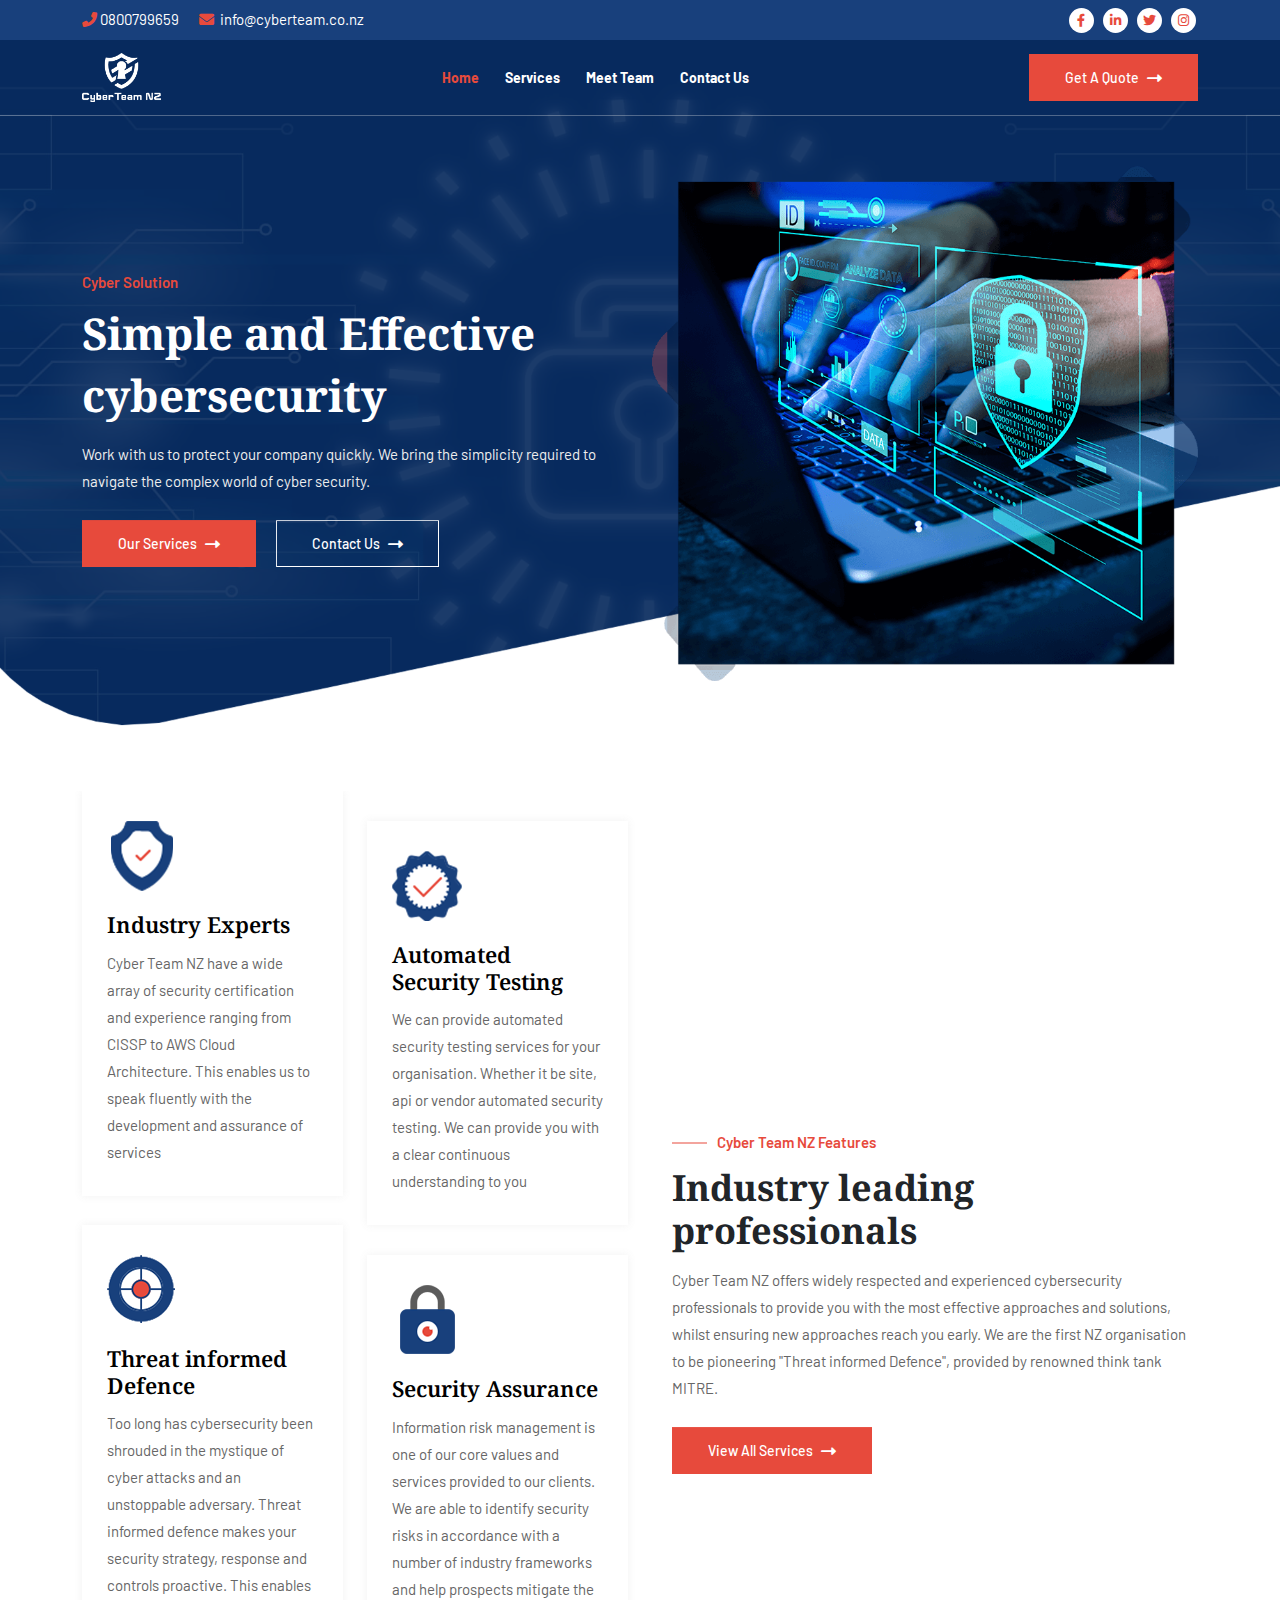
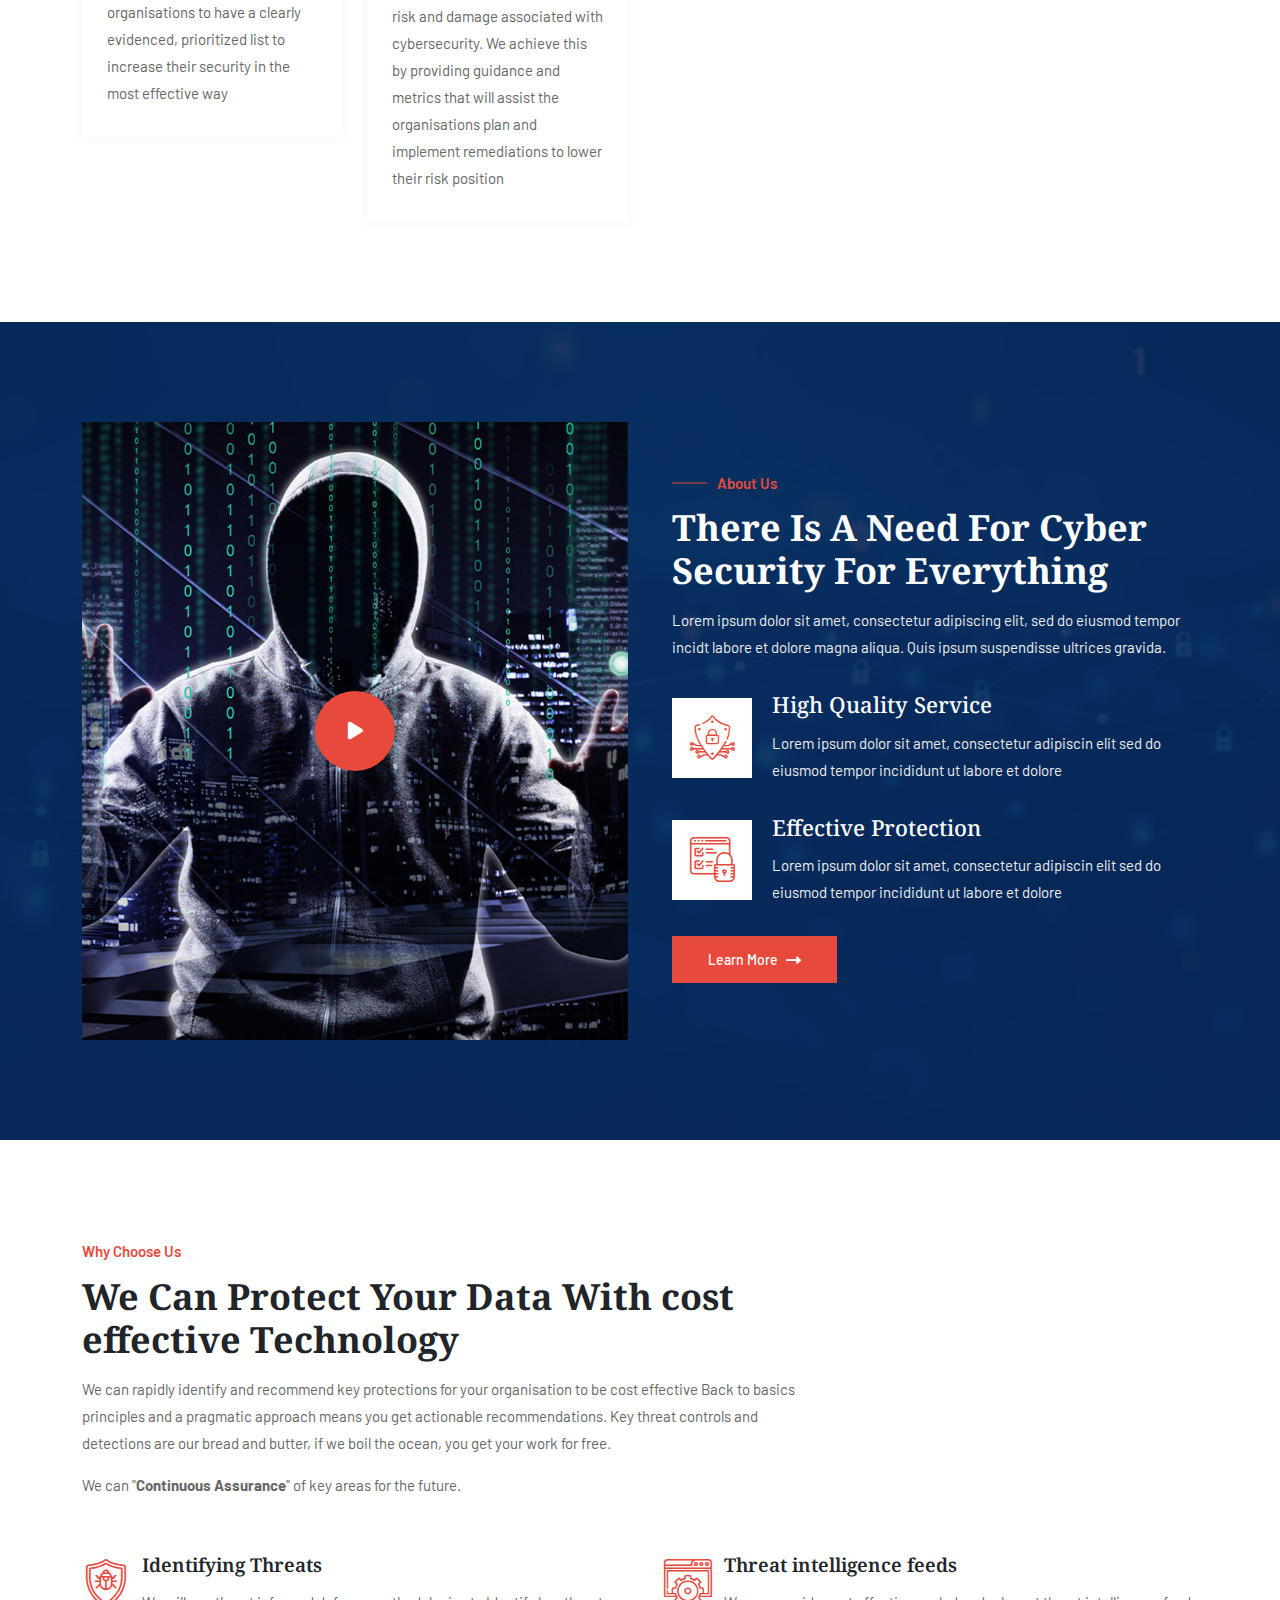
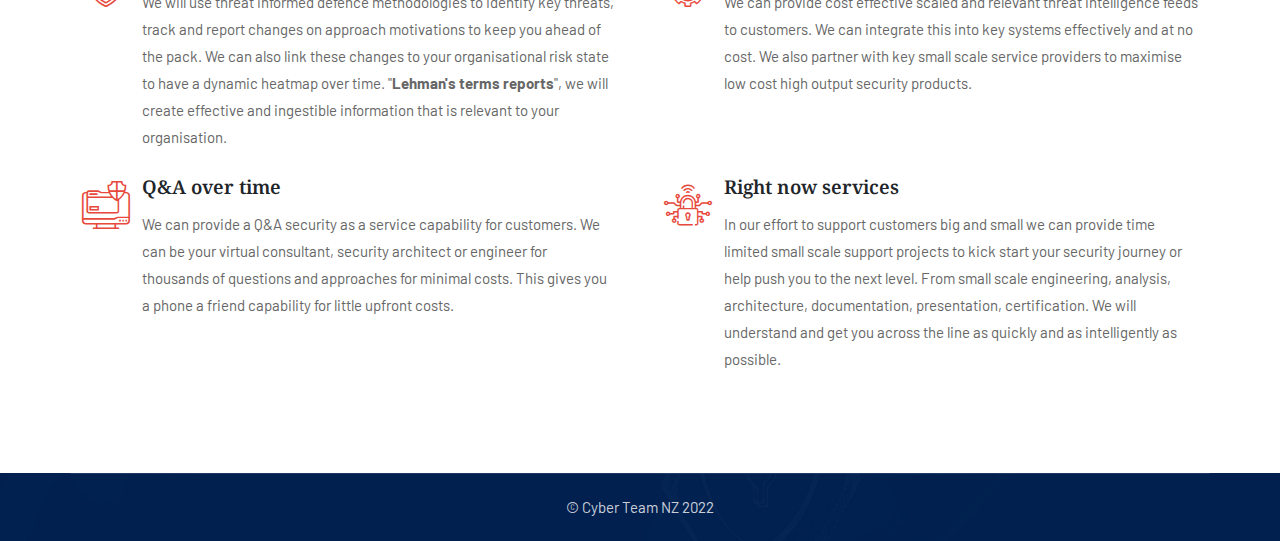
<file: index.html>
<!DOCTYPE html>
<html lang="en">


<head>
  <meta charset="UTF-8">
  <meta http-equiv="X-UA-Compatible" content="IE=edge">
  <meta name="viewport" content="width=device-width, initial-scale=1.0">

  <!-- Link of CSS files -->
  <link rel="stylesheet" href="assets/css/animate.min.css">
  <link rel="stylesheet" href="assets/css/bootstrap.min.css">
  <link rel="stylesheet" href="assets/css/fontawsome.min.css">
  <link rel="stylesheet" href="assets/fonts/font/flaticon.css">
  <link rel="stylesheet" href="assets/css/meanmenu.min.css">
  <link rel="stylesheet" href="assets/css/magnific-popup.min.css">
  <link rel="stylesheet" href="assets/css/jquery-ui.min.css">
  <link rel="stylesheet" href="assets/css/odometer.min.css">
  <link rel="stylesheet" href="assets/css/barfiller.css">
  <link rel="stylesheet" href="assets/css/style.css">
  <link rel="stylesheet" href="assets/css/responsive.css">

  <title>Cyber Team NZ - Home</title>
  <link rel="icon" type="image/png" href="assets/images/fav-icon.png">
</head>

<body>

  <!-- Topbar Area Start -->
  <div class="topbar bg-mainColor">
    <div class="container">
      <div class="row align-items-center">
        <div class="col-lg-6 col-md-6 col-sm-12 col-12">
          <div class="topbar-left-area">
            <ul>
              <li><a href="tel:+0800799659"><i class="fas fa-phone-alt"></i>0800799659</a></li>
              <li>
                <a href="mailto:info@cyberteam.co.nz"> <i class="fas fa-envelope"></i>
                  info@cyberteam.co.nz
                </a>
              </li>
            </ul>
          </div>
        </div>
        <div class="col-lg-6 col-md-6 col-sm-12 col-12">
          <div class="topbar-right-area">
            <ul class="topbar-social-icons">
              <li><a href="https://www.facebook.com/" target="_blank"><i class="fab fa-facebook-f"></i></a></li>
              <li><a href="https://www.linkedin.com/" target="_blank"><i class="fab fa-linkedin-in"></i></a></li>
              <li><a href="https://twitter.com/" target="_blank"><i class="fab fa-twitter"></i></a></li>
              <li><a href="https://www.instagram.com/" target="_blank"><i class="fab fa-instagram"></i></a></li>
            </ul>
          </div>
        </div>
      </div>
    </div>
  </div>
  <!-- Topbar Area End -->

  <!-- Navigation area start -->
  <div class="navbar-area nabvar-1">
    <!-- Menu For Mobile Device -->
    <div class="main-responsive-nav">
      <div class="container">
        <div class="mobile-nav">
          <a href="index.html" class="logo"><img src="assets/images/logo-main.png" style="height: 44px;" alt="logo" /></a>
          <ul class="menu-sidebar menu-small-device">
            <li><a class="default-button" href="contact.html">Get A Quote <i class="fas fa-long-arrow-alt-right"></i></a></li>
          </ul>
        </div>
      </div>
    </div>
    <!-- Menu For Desktop Device -->
    <div class="main-nav">
      <div class="container">
        <nav class="navbar navbar-expand-md navbar-light">
          <a class="navbar-brand" href="index.html">
            <img src="assets/images/logo-home.png" style="height: 49px;" alt="logo" />
          </a>
          <div class="collapse navbar-collapse mean-menu" id="navbarSupportedContent">
            <ul class="navbar-nav">
              <li class="nav-item"><a href="index.html" class="nav-link active"> Home </a></li>
              <li class="nav-item"><a href="services.html" class="nav-link"> Services </a></li>
              <li class="nav-item"><a href="team.html" class="nav-link"> Meet Team </a></li>
              <li class="nav-item"><a href="contact.html" class="nav-link">Contact Us</a></li>
            </ul>
            <div class="menu-sidebar">
              <ul>
                <li><a class="default-button" href="contact.html">Get A Quote <i class="fas fa-long-arrow-alt-right"></i></a></li>
              </ul>
            </div>
          </div>
        </nav>
      </div>
    </div>
  </div>
  <!-- Navigation area end -->

  <!-- Main Banner Area Start -->
  <div class="main-banner">
    <img class="white-shape" src="assets/images/banner/banner-1-footer-shape.png" alt="image">
    <div class="container">
      <div class="row align-items-center">
        <div class="col-xl-6 col-lg-12 col-md-12 col-sm-12 col-12">
          <div class="banner-text-area banner-text-area-1">
            <h6>Cyber Solution</h6>
            <h1> Simple and Effective cybersecurity </h1>
            <p>
              Work with us to protect your company quickly. We bring the simplicity required to navigate the complex world of
              cyber security.
            </p>
            <div class="banner-button-group">
              <a class="default-button" href="services.html">Our Services <i class="fas fa-long-arrow-alt-right"></i></a>
              <a class="default-button" href="contact.html">Contact Us <i class="fas fa-long-arrow-alt-right"></i></a>
            </div>
          </div>
        </div>
        <div class="col-xl-6 col-lg-12 col-md-12 col-sm-12 col-12">
          <div class="banner-img-area">
            <img src="assets/images/banner/banner-1-img.png" alt="image">
          </div>
        </div>
      </div>
    </div>
  </div>
  <!-- Main Banner Area end -->

  <!-- Features Area Start -->
  <div class="features pb-100">
    <div class="container">
      <div class="row align-items-center">
        <div class="col-xl-6 col-lg-12">
          <div class="features-card-area">
            <div class="row">
              <div class="col-xl-6 col-lg-3 col-md-6 col-sm-6 col-12">
                <div class="features-card">
                  <img src="assets/images/features/icon-9.png" alt="icon">
                  <h4><a href="#!">Industry Experts</a></h4>
                  <p>Cyber Team NZ have a wide array of security certification and experience ranging from CISSP to AWS Cloud
                    Architecture. This enables us to speak fluently with the development and assurance of services</p>
                </div>
              </div>
              <div class="col-xl-6 col-lg-3 col-md-6 col-sm-6 col-12">
                <div class="features-card ft-30">
                  <img src="assets/images/features/icon-10.png" alt="icon">
                  <h4><a href="#!"> Automated Security Testing </a></h4>
                  <p>
                    We can provide automated security testing services for your organisation. Whether it be site, api or vendor
                    automated security testing. We can provide you with a clear continuous understanding to you
                  </p>
                </div>
              </div>
              <div class="col-xl-6 col-lg-3 col-md-6 col-sm-6 col-12">
                <div class="features-card">
                  <img src="assets/images/features/icon-1.png" alt="icon">
                  <h4><a href="#!"> Threat informed Defence </a></h4>
                  <p>
                    Too long has cybersecurity been shrouded in the mystique of cyber attacks and an unstoppable adversary. Threat
                    informed defence makes your security strategy, response and controls proactive. This enables organisations to
                    have a clearly evidenced, prioritized list to increase their security in the most effective way
                  </p>
                </div>
              </div>
              <div class="col-xl-6 col-lg-3 col-md-6 col-sm-6 col-12">
                <div class="features-card ft-30">
                  <img src="assets/images/features/icon-8.png" alt="icon">
                  <h4><a href="service.html"> Security Assurance </a></h4>
                  <p>
                    Information risk management is one of our core values and services provided to our clients. We are able to
                    identify security risks in accordance with a number of industry frameworks and help prospects mitigate the
                    risk and damage associated with cybersecurity. We achieve this by providing guidance and metrics that will
                    assist the organisations plan and implement remediations to lower their risk position
                  </p>
                </div>
              </div>
            </div>
          </div>
        </div>
        <div class="col-xl-6 col-lg-12">
          <div class="features-text-area pl-20">
            <div class="default-section-title">
              <span>Cyber Team NZ Features</span>
              <h3> Industry leading professionals </h3>
              <p>
                Cyber Team NZ offers widely respected and experienced cybersecurity professionals to provide you with the most
                effective approaches and solutions, whilst ensuring new approaches reach you early. We are the first NZ
                organisation to be pioneering "Threat informed Defence", provided by renowned think tank MITRE.
              </p>
            </div>
            <a class="default-button" href="services.html">View All Services <i class="fas fa-long-arrow-alt-right"></i></a>
          </div>
        </div>
      </div>
    </div>
  </div>
  <!-- Features Area End -->

  <!-- About Area Start -->
  <div class="about about-1 ptb-100">
    <div class="container">
      <div class="row">
        <div class="col-lg-6">
          <div class="about-img-area">
            <img src="assets/images/about/about-img-1.jpg" alt="image">
            <a class="video-popup" href="https://www.youtube.com/watch?v=KklbdVboeB4"><i class="fas fa-play"></i></a>
          </div>
        </div>
        <div class="col-lg-6">
          <div class="about-text-area pl-20">
            <div class="default-section-title">
              <span>About Us</span>
              <h3>There Is A Need For Cyber Security For Everything</h3>
              <p>Lorem ipsum dolor sit amet, consectetur adipiscing elit, sed do eiusmod tempor incidt labore et dolore magna
                aliqua. Quis ipsum suspendisse ultrices gravida. </p>
            </div>
            <div class="about-card-area">
              <div class="about-card">
                <i class="flaticon-cyber-security"></i>
                <h4>High Quality Service</h4>
                <p>Lorem ipsum dolor sit amet, consectetur adipiscin elit sed do eiusmod tempor incididunt ut labore et dolore</p>
              </div>
              <div class="about-card">
                <i class="flaticon-secure-data"></i>
                <h4>Effective Protection</h4>
                <p>Lorem ipsum dolor sit amet, consectetur adipiscin elit sed do eiusmod tempor incididunt ut labore et dolore</p>
              </div>
            </div>
            <a class="default-button" href="about.html">Learn More <i class="fas fa-long-arrow-alt-right"></i></a>
          </div>
        </div>
      </div>
    </div>
  </div>
  <!-- About Area End -->



  <div class="why-we ptb-100">
    <div class="container">
      <div class="row align-items-center">
        <div class="col-lg-8">
          <div class="why-we-text-area-2">
            <div class="default-section-title default-section-title-2">
              <span>Why Choose Us</span>
              <h3> We Can Protect Your Data With cost effective Technology </h3>
              <p>
                We can rapidly identify and recommend key protections for your organisation to be cost effective
                Back to basics principles and a pragmatic approach means you get actionable recommendations.
                Key threat controls and detections are our bread and butter, if we boil the ocean, you get your work for free.
              </p>
              <p>
                We can "<strong>Continuous Assurance</strong>" of key areas for the future.
              </p>
            </div>

          </div>
        </div>
        <!-- <div class="col-lg-4">
          <img src="assets/images/about/ww-2.jpg" class="img-fluid" alt="image">
        </div> -->
      </div>

      <div class="why-we-card-aera-2">
        <div class="row gx-lg-5">
          <div class="col-xl-6 col-lg-6 col-md-6 col-sm-6 col-12">
            <div class="why-we-card-2">
              <i class="flaticon-anti-virus-shield"></i>
              <h4>Identifying Threats</h4>
              <p>
                We will use threat informed defence methodologies to Identify key threats, track and report changes on
                approach motivations to keep you ahead of the pack. We can also link these changes to your organisational
                risk state to have a dynamic heatmap over time.
                "<strong>Lehman's terms reports</strong>", we will create effective and ingestible information that is
                relevant to your
                organisation.
              </p>
            </div>
          </div>
          <div class="col-xl-6 col-lg-6 col-md-6 col-sm-6 col-12">
            <div class="why-we-card-2">
              <i class="flaticon-web-development"></i>
              <h4>Threat intelligence feeds</h4>
              <p>
                We can provide cost effective scaled and relevant threat intelligence feeds to customers.
                We can integrate this into key systems effectively and at no cost. We also partner with key small scale
                service providers to maximise low cost high output security products.
              </p>
            </div>
          </div>
          <div class="col-xl-6 col-lg-6 col-md-6 col-sm-6 col-12">
            <div class="why-we-card-2">
              <i class="flaticon-data-protection"></i>
              <h4> Q&A over time </h4>
              <p>
                We can provide a Q&A security as a service capability for customers. We can be your virtual consultant,
                security architect or engineer for thousands of questions and approaches for minimal costs. This gives you a
                phone a friend capability for little upfront costs.
              </p>
            </div>
          </div>
          <div class="col-xl-6 col-lg-6 col-md-6 col-sm-6 col-12">
            <div class="why-we-card-2">
              <i class="flaticon-lock"></i>
              <h4> Right now services </h4>
              <p>
                In our effort to support customers big and small we can provide time limited small scale support projects to
                kick start your security journey or help push you to the next level. From small scale engineering, analysis,
                architecture, documentation, presentation, certification. We will understand and get you across the line as
                quickly and as intelligently as possible.
              </p>
            </div>
          </div>
        </div>
      </div>

    </div>
  </div>




  <!-- Footer Area Start -->
  <div class="footer-area">

    <div class="copyright bg-071327">
      <div class="container">
        <p>© Cyber Team NZ 2022</p>
      </div>
    </div>
  </div>
  <!-- Footer Area End -->

  <div class="go-top go-top-3"><i class="fas fa-chevron-up"></i></div>

  <!-- Link of JS files -->

  <script src="assets/js/jquery.min.js"></script>
  <script src="assets/js/jquery-ui.min.js"></script>
  <script src="assets/js/bootstrap.bundle.min.js"></script>
  <script src="assets/js/meanmenu.js"></script>
  <script src="assets/js/magnific-popup.min.js"></script>
  <script src="assets/js/TweenMax.js"></script>
  <script src="assets/js/appear.min.js"></script>
  <script src="assets/js/barfiller.js"></script>
  <script src="assets/js/odometer.min.js"></script>
  <script src="assets/js/custom.js"></script>


</body>

</html>
</file>
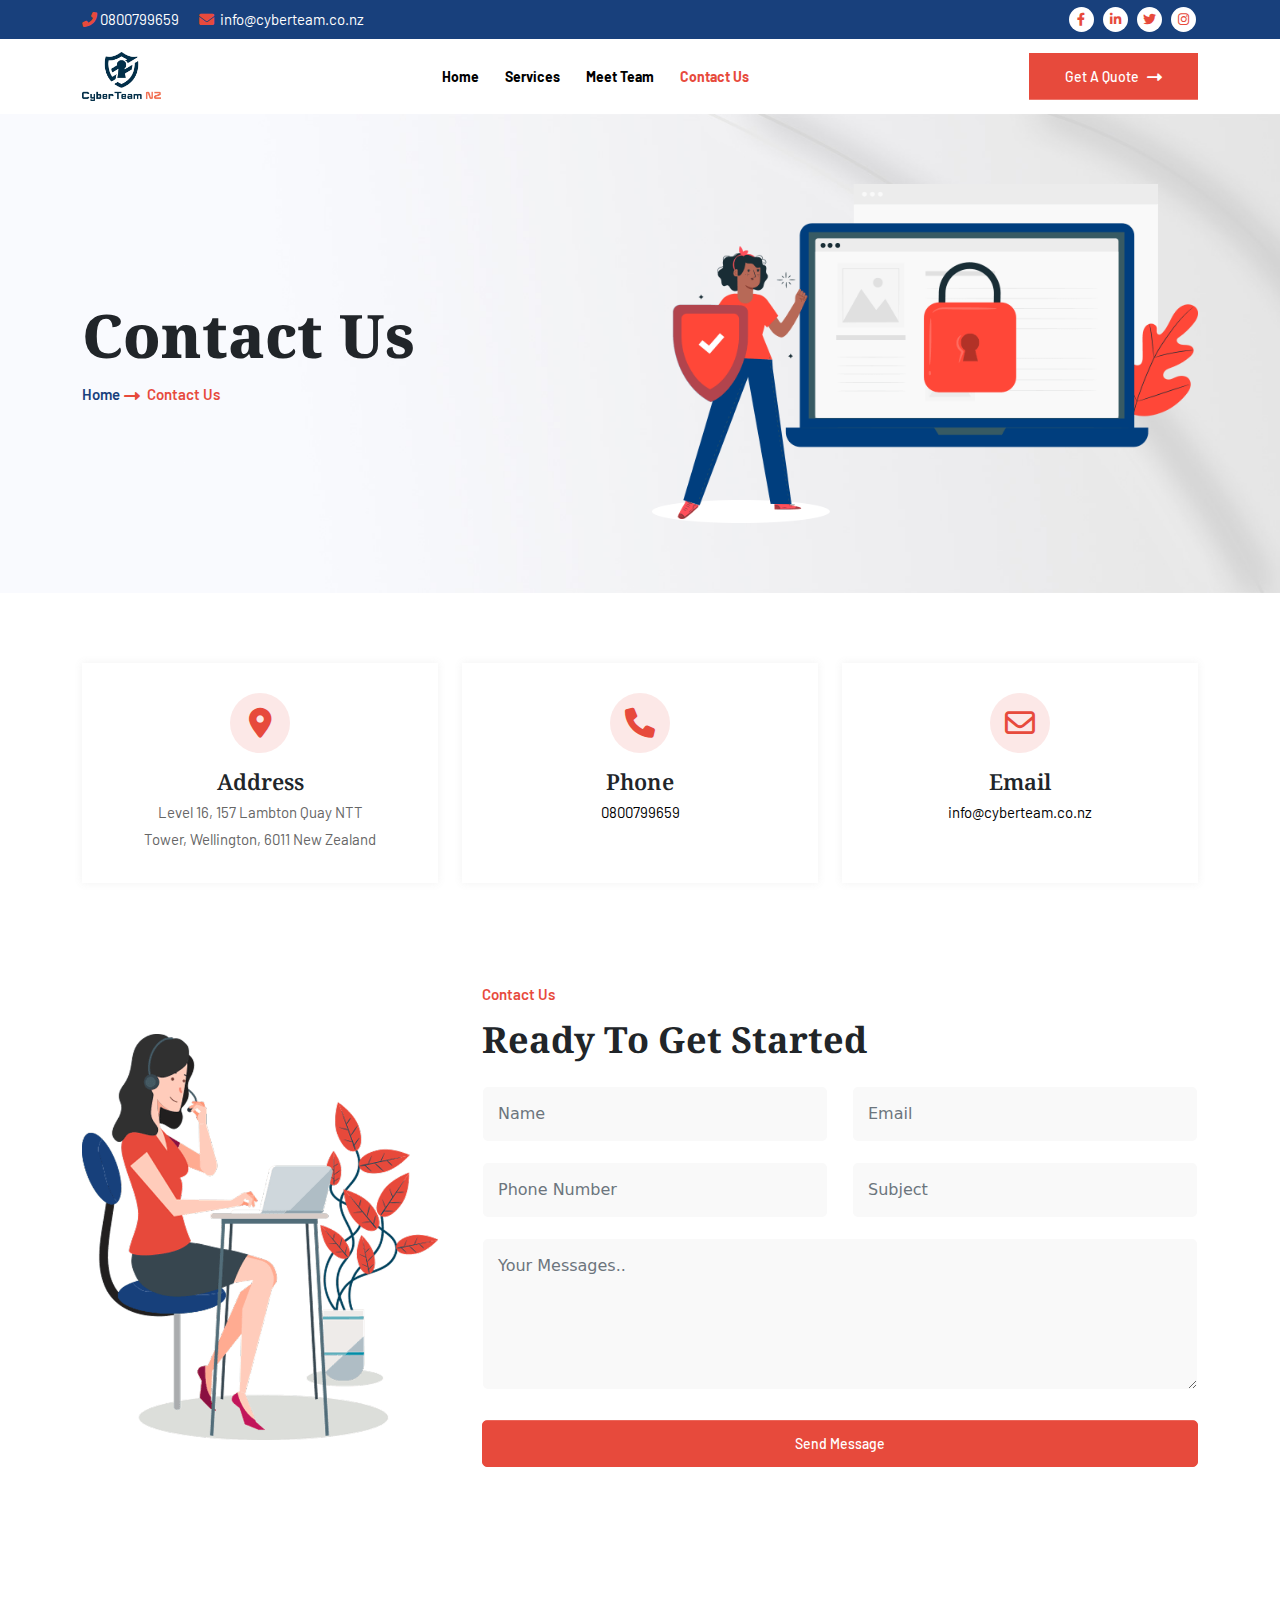
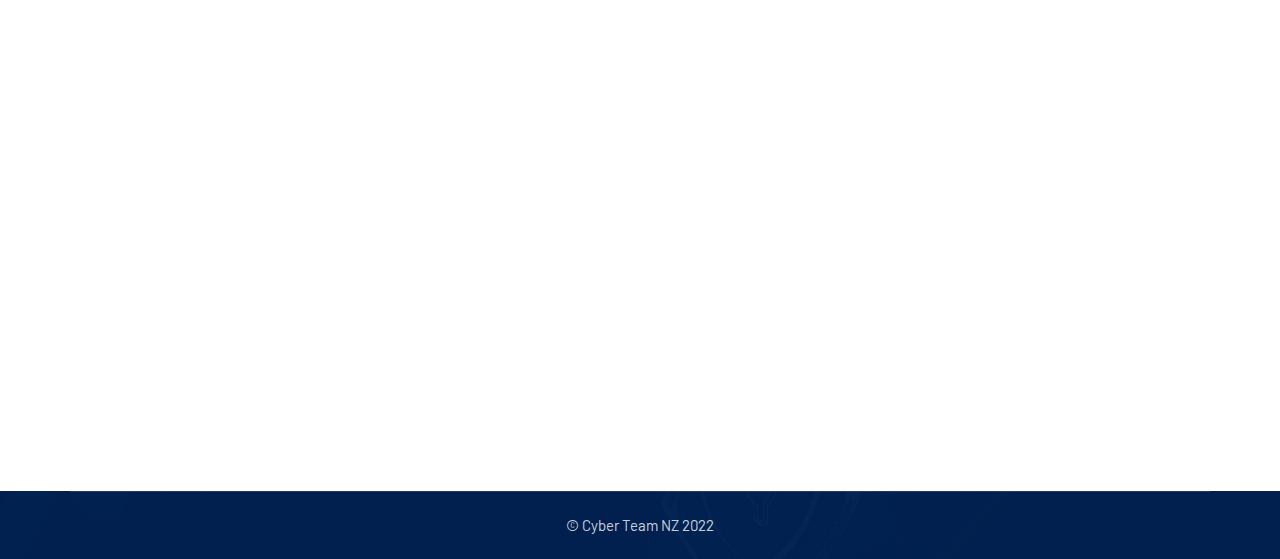
<file: contact.html>
<head>
  <meta charset="UTF-8">
  <meta http-equiv="X-UA-Compatible" content="IE=edge">
  <meta name="viewport" content="width=device-width, initial-scale=1.0">

  <!-- Link of CSS files -->
  <link rel="stylesheet" href="assets/css/animate.min.css">
  <link rel="stylesheet" href="assets/css/bootstrap.min.css">
  <link rel="stylesheet" href="assets/css/fontawsome.min.css">
  <link rel="stylesheet" href="assets/fonts/font/flaticon.css">
  <link rel="stylesheet" href="assets/css/meanmenu.min.css">
  <link rel="stylesheet" href="assets/css/magnific-popup.min.css">
  <link rel="stylesheet" href="assets/css/jquery-ui.min.css">
  <link rel="stylesheet" href="assets/css/odometer.min.css">
  <link rel="stylesheet" href="assets/css/barfiller.css">
  <link rel="stylesheet" href="assets/css/style.css">
  <link rel="stylesheet" href="assets/css/responsive.css">

  <title>Cyber Team NZ - Contact </title>
  <link rel="icon" type="image/png" href="assets/images/fav-icon.png">
</head>

<body>


  <!-- Topbar Area Start -->
  <div class="topbar bg-mainColor">
    <div class="container">
      <div class="row align-items-center">
        <div class="col-lg-6 col-md-6 col-sm-12 col-12">
          <div class="topbar-left-area">
            <ul>
              <li><a href="tel:+0800799659"><i class="fas fa-phone-alt"></i>0800799659</a></li>
              <li>
                <a href="mailto:info@cyberteam.co.nz"> <i class="fas fa-envelope"></i>
                  info@cyberteam.co.nz
                </a>
              </li>
            </ul>
          </div>
        </div>
        <div class="col-lg-6 col-md-6 col-sm-12 col-12">
          <div class="topbar-right-area">
            <ul class="topbar-social-icons">
              <li><a href="https://www.facebook.com/" target="_blank"><i class="fab fa-facebook-f"></i></a></li>
              <li><a href="https://www.linkedin.com/" target="_blank"><i class="fab fa-linkedin-in"></i></a></li>
              <li><a href="https://twitter.com/" target="_blank"><i class="fab fa-twitter"></i></a></li>
              <li><a href="https://www.instagram.com/" target="_blank"><i class="fab fa-instagram"></i></a></li>
            </ul>
          </div>
        </div>
      </div>
    </div>
  </div>
  <!-- Topbar Area End -->

  <!-- Navigation area start -->
  <div class="navbar-area">
    <!-- Menu For Mobile Device -->
    <div class="main-responsive-nav">
      <div class="container">
        <div class="mobile-nav">
          <a href="index.html" class="logo"><img src="assets/images/logo-main.png" style="height: 44px;" alt="logo" /></a>
          <ul class="menu-sidebar menu-small-device">
            <li><a class="default-button" href="contact.html">Get A Quote <i class="fas fa-long-arrow-alt-right"></i></a></li>
          </ul>
        </div>
      </div>
    </div>
    <!-- Menu For Desktop Device -->
    <div class="main-nav">
      <div class="container">
        <nav class="navbar navbar-expand-md navbar-light">
          <a class="navbar-brand" href="index.html">
            <img src="assets/images/logo-main.png" style="height: 49px;" alt="logo" />
          </a>
          <div class="collapse navbar-collapse mean-menu" id="navbarSupportedContent">
            <ul class="navbar-nav">
              <li class="nav-item"><a href="index.html" class="nav-link"> Home </a></li>
              <li class="nav-item"><a href="services.html" class="nav-link "> Services </a></li>
              <li class="nav-item"><a href="team.html" class="nav-link "> Meet Team </a></li>
              <li class="nav-item"><a href="contact.html" class="nav-link active">Contact Us</a></li>
            </ul>
            <div class="menu-sidebar">
              <ul>
                <li><a class="default-button" href="contact.html">Get A Quote <i class="fas fa-long-arrow-alt-right"></i></a></li>
              </ul>
            </div>
          </div>
        </nav>
      </div>
    </div>
  </div>
  <!-- Navigation area end -->


  <!-- Banner Area Start -->
  <div class="uni-banner ptb-70">
    <div class="container">
      <div class="row align-items-center">
        <div class="col-lg-6">
          <div class="uni-banner-text-area">
            <h1>Contact Us</h1>
            <ul>
              <li><a href="index.html">Home</a></li>
              <li>Contact Us</li>
            </ul>
          </div>
        </div>
        <div class="col-lg-6">
          <div class="uni-banner-img-area">
            <img src="assets/images/inner-images/uni-banner-img.png" alt="image">
          </div>
        </div>
      </div>
    </div>
  </div>
  <!-- Banner Area End -->

  <!-- Contact Card area Start -->
  <div class="contact-card-area pt-70 pb-100">
    <div class="container">
      <div class="row justify-content-center gy-4">
        <div class="col-lg-4 col-md-6 col-sm-6 col-12">
          <div class="contact-card">
            <i class="fas fa-map-marker-alt"></i>
            <h4>Address</h4>
            <p>
              Level 16, 157 Lambton Quay NTT Tower, Wellington, 6011 New Zealand
            </p>
          </div>
        </div>
        <div class="col-lg-4 col-md-6 col-sm-6 col-12">
          <div class="contact-card">
            <i class="fas fa-phone"></i>
            <h4>Phone</h4>
            <p><a href="tel:0800799659">0800799659</a></p>

          </div>
        </div>
        <div class="col-lg-4 col-md-6 col-sm-6 col-12">
          <div class="contact-card">
            <i class="far fa-envelope"></i>
            <h4>Email</h4>
            <p>
              <a href="mailto:info@cyberteam.co.nz">
                info@cyberteam.co.nz
              </a>
            </p>

          </div>
        </div>
      </div>
    </div>
  </div>
  <!-- Contact Card area End -->

  <!-- Contact Form Area Start -->
  <div class="contact-form pb-100">
    <div class="container">
      <div class="row align-items-center">
        <div class="col-lg-4">
          <div class="contact-img">
            <img src="assets/images/inner-images/contact.png" alt="image">
          </div>
        </div>
        <div class="col-lg-8">
          <div class="contact-form-text-area pl-20 pt-30">
            <div class="default-section-title default-section-title-2">
              <span>Contact Us</span>
              <h3>Ready To Get Started</h3>
            </div>
            <form id="contactForm">
              <div class="row">
                <div class="col-md-6 col-sm-6 col-12">
                  <div class="form-group">
                    <input type="text" class="form-control" placeholder="Name" id="name" required
                      data-error="Please enter your name">
                    <div class="help-block with-errors"></div>
                  </div>
                </div>
                <div class="col-md-6 col-sm-6 col-12">
                  <div class="form-group">
                    <input type="email" name="email" class="form-control" placeholder="Email" id="email" required
                      data-error="Please enter your Email">
                    <div class="help-block with-errors"></div>
                  </div>
                </div>
                <div class="col-md-6 col-sm-6 col-12">
                  <div class="form-group">
                    <input type="text" name="phone_number" class="form-control" placeholder="Phone Number" id="phone_number"
                      required data-error="Please enter your phone number">
                    <div class="help-block with-errors"></div>
                  </div>
                </div>
                <div class="col-md-6 col-sm-6 col-12">
                  <div class="form-group">
                    <input type="text" name="msg_subject" class="form-control" placeholder="Subject" id="msg_subject" required
                      data-error="Please enter your subject">
                    <div class="help-block with-errors"></div>
                  </div>
                </div>
                <div class="col-md-12 col-sm-12 col-12">
                  <div class="form-group">
                    <textarea name="message" id="message" class="form-control" placeholder="Your Messages.." cols="30" rows="5"
                      required data-error="Please enter your message"></textarea>
                    <div class="help-block with-errors"></div>
                  </div>
                </div>
                <div class="col-md-12 col-sm-12 col-12">
                  <button class="default-button" type="submit"><span>Send Message</span></button>
                  <div id="msgSubmit" class="h6 text-center hidden"></div>
                  <div class="clearfix"></div>
                </div>
              </div>
            </form>
          </div>
        </div>
      </div>
    </div>
  </div>
  <!-- Contact Form Area ENd -->

  <!-- contact map area start -->
  <div class="google">
    <div class="google-map">
      <iframe
        src="https://www.google.com/maps/embed?pb=!1m18!1m12!1m3!1d2998.221853421985!2d174.77452941599515!3d-41.28227584808136!2m3!1f0!2f0!3f0!3m2!1i1024!2i768!4f13.1!3m3!1m2!1s0x6d38afd454acfc73%3A0x49a6b20a177b1aa6!2sServcorp%20-%20NTT%20Tower!5e0!3m2!1sen!2s!4v1670494208801!5m2!1sen!2s"
        width="100%" height="100%" style="border:0;" allowfullscreen="" loading="lazy"
        referrerpolicy="no-referrer-when-downgrade"></iframe>
    </div>
  </div>
  <!-- contact map area end -->


  <!-- Footer Area Start -->
  <div class="footer-area">

    <div class="copyright bg-071327">
      <div class="container">
        <p>© Cyber Team NZ 2022</p>
      </div>
    </div>
  </div>
  <!-- Footer Area End -->

  <div class="go-top go-top-3"><i class="fas fa-chevron-up"></i></div>

  <!-- Link of JS files -->

  <script src="assets/js/jquery.min.js"></script>
  <script src="assets/js/jquery-ui.min.js"></script>
  <script src="assets/js/bootstrap.bundle.min.js"></script>
  <script src="assets/js/meanmenu.js"></script>
  <script src="assets/js/magnific-popup.min.js"></script>
  <script src="assets/js/TweenMax.js"></script>
  <script src="assets/js/appear.min.js"></script>
  <script src="assets/js/barfiller.js"></script>
  <script src="assets/js/odometer.min.js"></script>
  <script src="assets/js/custom.js"></script>
</body>


</html>
</file>
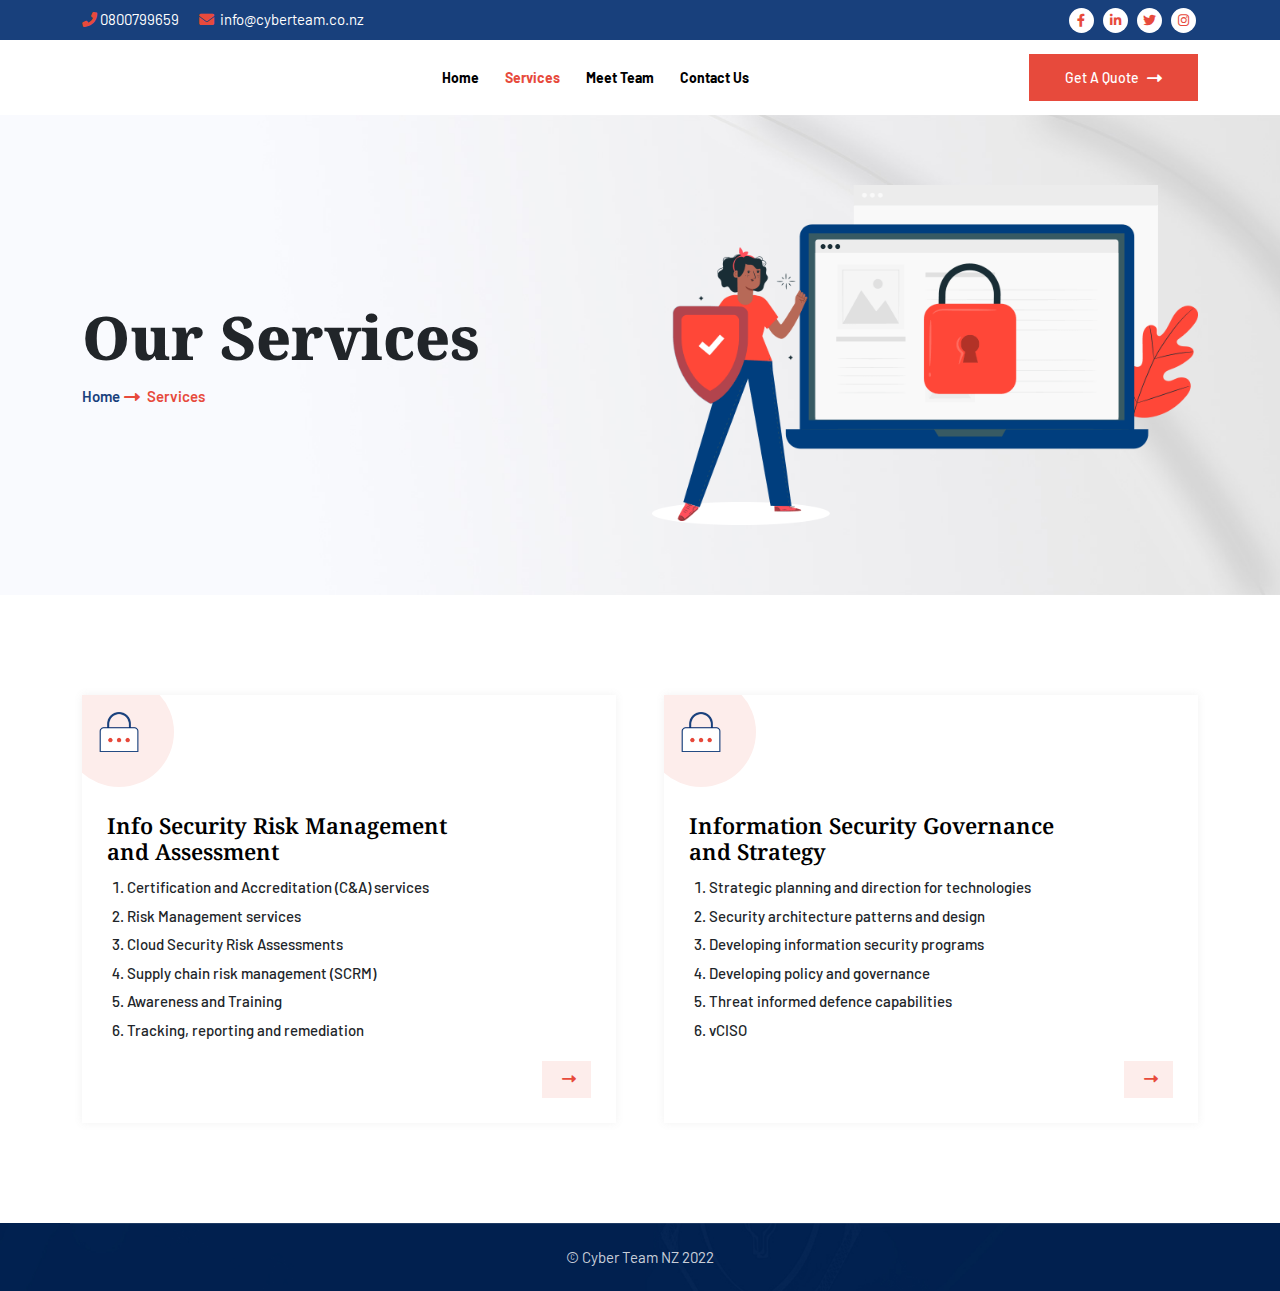
<file: services.html>
<!DOCTYPE html>
<html lang="en">


<head>
  <meta charset="UTF-8">
  <meta http-equiv="X-UA-Compatible" content="IE=edge">
  <meta name="viewport" content="width=device-width, initial-scale=1.0">

  <!-- Link of CSS files -->
  <link rel="stylesheet" href="assets/css/animate.min.css">
  <link rel="stylesheet" href="assets/css/bootstrap.min.css">
  <link rel="stylesheet" href="assets/css/fontawsome.min.css">
  <link rel="stylesheet" href="assets/fonts/font/flaticon.css">
  <link rel="stylesheet" href="assets/css/meanmenu.min.css">
  <link rel="stylesheet" href="assets/css/magnific-popup.min.css">
  <link rel="stylesheet" href="assets/css/jquery-ui.min.css">
  <link rel="stylesheet" href="assets/css/odometer.min.css">
  <link rel="stylesheet" href="assets/css/barfiller.css">
  <link rel="stylesheet" href="assets/css/style.css">
  <link rel="stylesheet" href="assets/css/responsive.css">

  <title>Cyber Team NZ - Services</title>
  <link rel="icon" type="image/png" href="assets/images/fav-icon.png">
</head>


<body>

  <!-- Topbar Area Start -->
  <div class="topbar bg-mainColor">
    <div class="container">
      <div class="row align-items-center">
        <div class="col-lg-6 col-md-6 col-sm-12 col-12">
          <div class="topbar-left-area">
            <ul>
              <li><a href="tel:+0800799659"><i class="fas fa-phone-alt"></i>0800799659</a></li>
              <li>
                <a href="mailto:info@cyberteam.co.nz"> <i class="fas fa-envelope"></i>
                  info@cyberteam.co.nz
                </a>
              </li>
            </ul>
          </div>
        </div>
        <div class="col-lg-6 col-md-6 col-sm-12 col-12">
          <div class="topbar-right-area">
            <ul class="topbar-social-icons">
              <li><a href="https://www.facebook.com/" target="_blank"><i class="fab fa-facebook-f"></i></a></li>
              <li><a href="https://www.linkedin.com/" target="_blank"><i class="fab fa-linkedin-in"></i></a></li>
              <li><a href="https://twitter.com/" target="_blank"><i class="fab fa-twitter"></i></a></li>
              <li><a href="https://www.instagram.com/" target="_blank"><i class="fab fa-instagram"></i></a></li>
            </ul>
          </div>
        </div>
      </div>
    </div>
  </div>
  <!-- Topbar Area End -->

  <!-- Navigation area start -->
  <div class="navbar-area">
    <!-- Menu For Mobile Device -->
    <div class="main-responsive-nav">
      <div class="container">
        <div class="mobile-nav">
          <a href="index.html" class="logo"><img src="assets/images/logo-main.png" style="height: 44px;" alt="logo" /></a>
          <ul class="menu-sidebar menu-small-device">
            <li><a class="default-button" href="contact.html">Get A Quote <i class="fas fa-long-arrow-alt-right"></i></a></li>
          </ul>
        </div>
      </div>
    </div>
    <!-- Menu For Desktop Device -->
    <div class="main-nav">
      <div class="container">
        <nav class="navbar navbar-expand-md navbar-light">
          <a class="navbar-brand" href="index.html">
            <img src="assets/images/logo-home.png" style="height: 49px;" alt="logo" />
          </a>
          <div class="collapse navbar-collapse mean-menu" id="navbarSupportedContent">
            <ul class="navbar-nav">
              <li class="nav-item"><a href="index.html" class="nav-link"> Home </a></li>
              <li class="nav-item"><a href="services.html" class="nav-link active"> Services </a></li>
              <li class="nav-item"><a href="team.html" class="nav-link"> Meet Team </a></li>
              <li class="nav-item"><a href="contact.html" class="nav-link">Contact Us</a></li>
            </ul>
            <div class="menu-sidebar">
              <ul>
                <li><a class="default-button" href="contact.html">Get A Quote <i class="fas fa-long-arrow-alt-right"></i></a></li>
              </ul>
            </div>
          </div>
        </nav>
      </div>
    </div>
  </div>
  <!-- Navigation area end -->

  <!-- Banner Area Start -->
  <div class="uni-banner ptb-70">
    <div class="container">
      <div class="row align-items-center">
        <div class="col-lg-6">
          <div class="uni-banner-text-area">
            <h1>Our Services</h1>
            <ul>
              <li><a href="index.html">Home</a></li>
              <li>Services</li>
            </ul>
          </div>
        </div>
        <div class="col-lg-6">
          <div class="uni-banner-img-area">
            <img src="assets/images/inner-images/uni-banner-img.png" alt="image">
          </div>
        </div>
      </div>
    </div>
  </div>
  <!-- Banner Area End -->

  <!-- Services Area Start -->
  <div class="services pt-70 pb-100">
    <div class="container">
      <div class="row gx-lg-5">
        <div class="col-md-6 col-sm-6 col-sm-12">
          <div class="service-card">
            <div class="service-card-img">
              <img src="assets/images/features/icon-7.png" alt="icon">
            </div>
            <div class="service-card-text-area">
              <h4><a href="service-details.html">Info Security Risk Management <br> and Assessment </a></h4>
               <ol>
                <li> Certification and Accreditation (C&A) services </li>
                <li> Risk Management services </li>
                <li> Cloud Security Risk Assessments </li>
                <li> Supply chain risk management (SCRM) </li>
                <li> Awareness and Training </li>
                <li> Tracking, reporting and remediation </li>
               </ol>
              <a class="read-more-button" href="service-details.html"> <span>Learn More</span> <i
                  class="fas fa-long-arrow-alt-right"></i></a>
            </div>
          </div>
        </div>
        <div class="col-md-6 col-sm-6 col-sm-12">
          <div class="service-card">
            <div class="service-card-img">
              <img src="assets/images/features/icon-7.png" alt="icon">
            </div>
            <div class="service-card-text-area">
              <h4><a href="service-details-2.html"> Information Security Governance <br> and Strategy </a></h4>
              <ol>
                <li> Strategic planning and direction for technologies </li>
                <li> Security architecture patterns and design </li>
                <li> Developing information security programs </li>
                <li> Developing policy and governance </li>
                <li> Threat informed defence capabilities </li>
                <li> vCISO </li>
              </ol>
              <a class="read-more-button" href="service-details-2.html"> <span>Learn More</span> <i
                  class="fas fa-long-arrow-alt-right"></i></a>
            </div>
          </div>
        </div>

      </div>
    </div>
  </div>
  <!-- Services Area End -->


  <!-- Footer Area Start -->
  <div class="footer-area">

    <div class="copyright bg-071327">
      <div class="container">
        <p>© Cyber Team NZ 2022</p>
      </div>
    </div>
  </div>
  <!-- Footer Area End -->

  <div class="go-top go-top-3"><i class="fas fa-chevron-up"></i></div>
  <!-- Link of JS files -->

  <script src="assets/js/jquery.min.js"></script>
  <script src="assets/js/jquery-ui.min.js"></script>
  <script src="assets/js/bootstrap.bundle.min.js"></script>
  <script src="assets/js/meanmenu.js"></script>
  <script src="assets/js/magnific-popup.min.js"></script>
  <script src="assets/js/TweenMax.js"></script>
  <script src="assets/js/appear.min.js"></script>
  <script src="assets/js/barfiller.js"></script>
  <script src="assets/js/odometer.min.js"></script>
  <script src="assets/js/custom.js"></script>

</body>


</html>
</file>
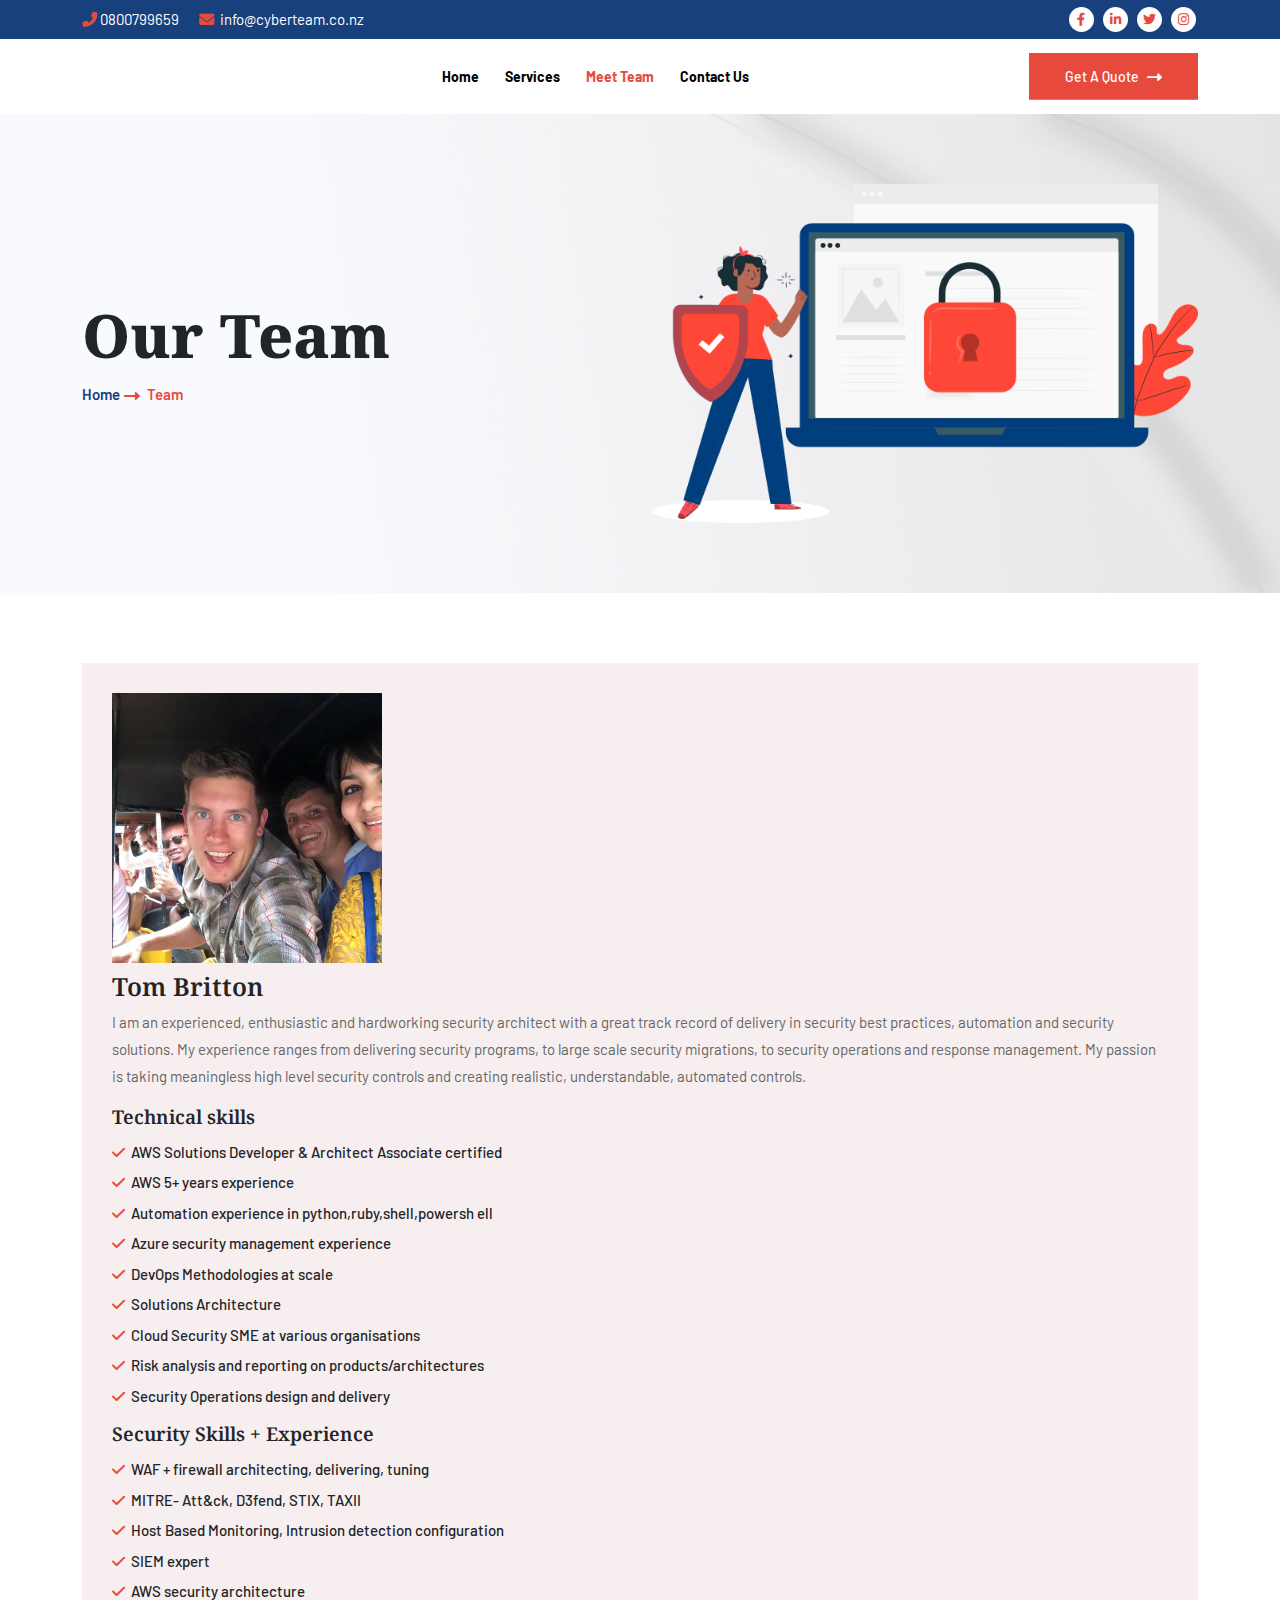
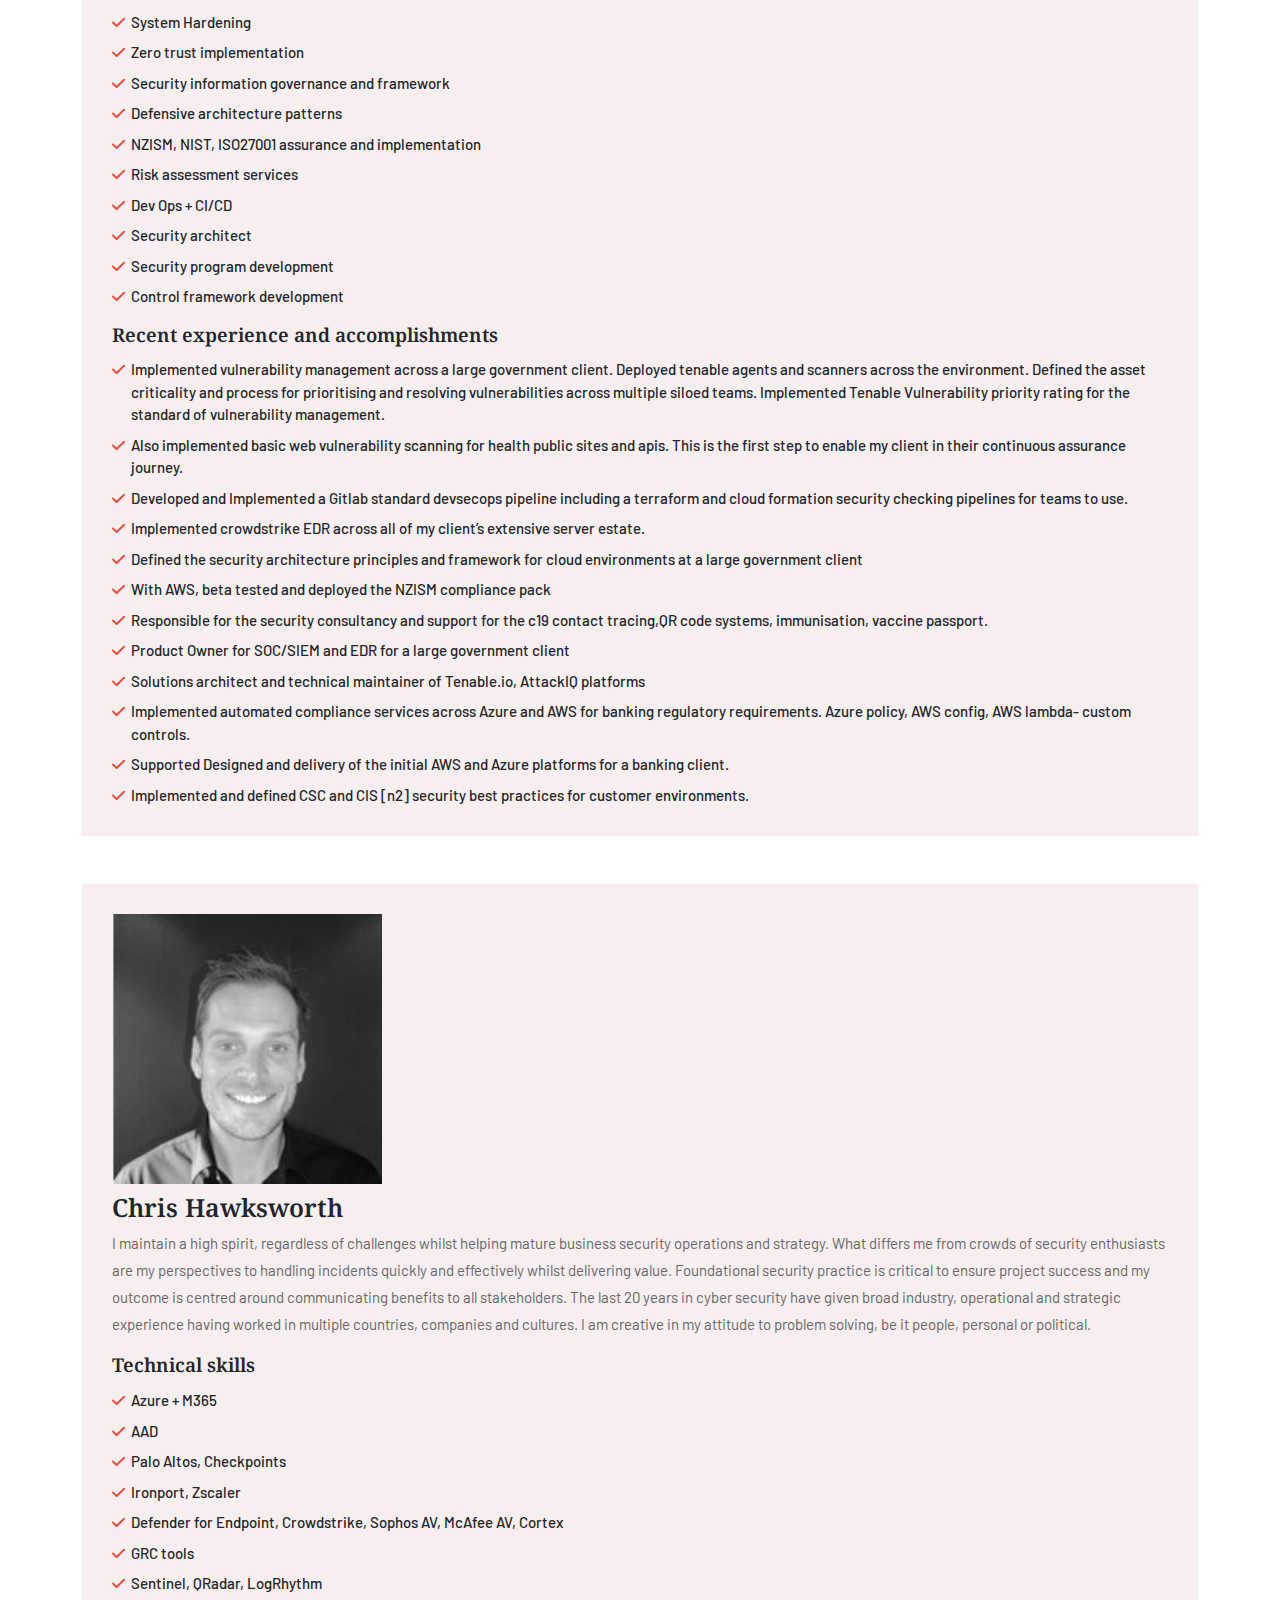
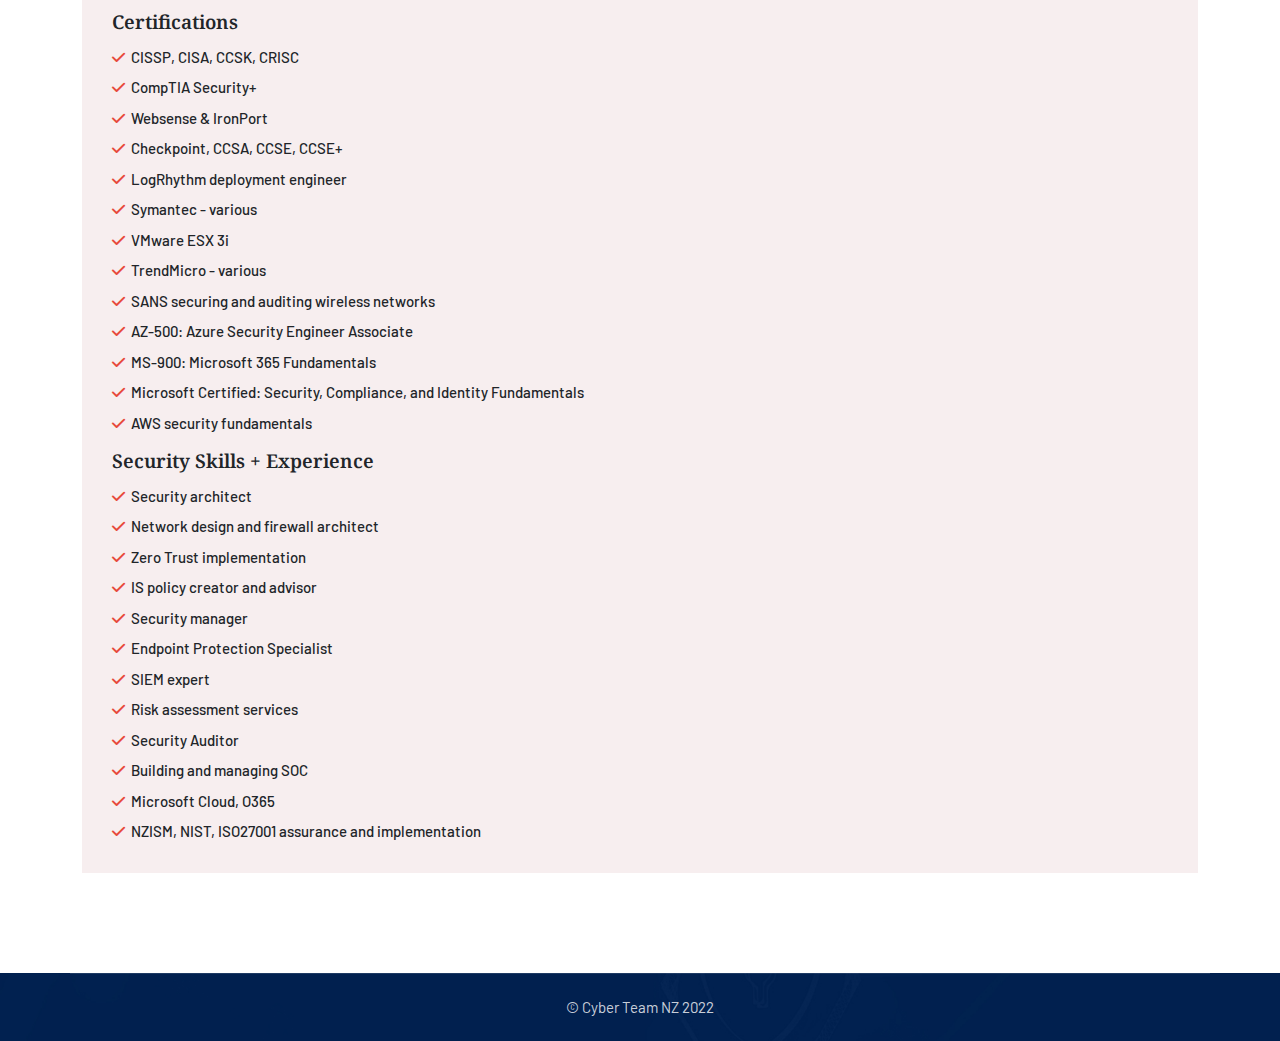
<file: team.html>
<head>
  <meta charset="UTF-8">
  <meta http-equiv="X-UA-Compatible" content="IE=edge">
  <meta name="viewport" content="width=device-width, initial-scale=1.0">

  <!-- Link of CSS files -->
  <link rel="stylesheet" href="assets/css/animate.min.css">
  <link rel="stylesheet" href="assets/css/bootstrap.min.css">
  <link rel="stylesheet" href="assets/css/fontawsome.min.css">
  <link rel="stylesheet" href="assets/fonts/font/flaticon.css">
  <link rel="stylesheet" href="assets/css/meanmenu.min.css">
  <link rel="stylesheet" href="assets/css/magnific-popup.min.css">
  <link rel="stylesheet" href="assets/css/jquery-ui.min.css">
  <link rel="stylesheet" href="assets/css/odometer.min.css">
  <link rel="stylesheet" href="assets/css/barfiller.css">
  <link rel="stylesheet" href="assets/css/style.css">
  <link rel="stylesheet" href="assets/css/responsive.css">

  <title>Cyber Team NZ - Team</title>
  <link rel="icon" type="image/png" href="assets/images/fav-icon.png">
</head>

<body>

  <!-- Topbar Area Start -->
  <div class="topbar bg-mainColor">
    <div class="container">
      <div class="row align-items-center">
        <div class="col-lg-6 col-md-6 col-sm-12 col-12">
          <div class="topbar-left-area">
            <ul>
              <li><a href="tel:+80098787865"><i class="fas fa-phone-alt"></i>0800799659</a></li>
              <li>
                <a href="mailto:info@cyberteam.co.nz"> <i class="fas fa-envelope"></i>
                  info@cyberteam.co.nz
                </a>
              </li>
            </ul>
          </div>
        </div>
        <div class="col-lg-6 col-md-6 col-sm-12 col-12">
          <div class="topbar-right-area">
            <ul class="topbar-social-icons">
              <li><a href="https://www.facebook.com/" target="_blank"><i class="fab fa-facebook-f"></i></a></li>
              <li><a href="https://www.linkedin.com/" target="_blank"><i class="fab fa-linkedin-in"></i></a></li>
              <li><a href="https://twitter.com/" target="_blank"><i class="fab fa-twitter"></i></a></li>
              <li><a href="https://www.instagram.com/" target="_blank"><i class="fab fa-instagram"></i></a></li>
            </ul>
          </div>
        </div>
      </div>
    </div>
  </div>
  <!-- Topbar Area End -->

  <!-- Navigation area start -->
  <div class="navbar-area">
    <!-- Menu For Mobile Device -->
    <div class="main-responsive-nav">
      <div class="container">
        <div class="mobile-nav">
          <a href="index.html" class="logo"><img src="assets/images/logo-main.png" style="height: 44px;" alt="logo" /></a>
          <ul class="menu-sidebar menu-small-device">
            <li><a class="default-button" href="contact.html">Get A Quote <i class="fas fa-long-arrow-alt-right"></i></a></li>
          </ul>
        </div>
      </div>
    </div>
    <!-- Menu For Desktop Device -->
    <div class="main-nav">
      <div class="container">
        <nav class="navbar navbar-expand-md navbar-light">
          <a class="navbar-brand" href="index.html">
            <img src="assets/images/logo-home.png" style="height: 49px;" alt="logo" />
          </a>
          <div class="collapse navbar-collapse mean-menu" id="navbarSupportedContent">
            <ul class="navbar-nav">
              <li class="nav-item"><a href="index.html" class="nav-link"> Home </a></li>
              <li class="nav-item"><a href="services.html" class="nav-link "> Services </a></li>
              <li class="nav-item"><a href="team.html" class="nav-link active"> Meet Team </a></li>
              <li class="nav-item"><a href="contact.html" class="nav-link">Contact Us</a></li>
            </ul>
            <div class="menu-sidebar">
              <ul>
                <li><a class="default-button" href="contact.html">Get A Quote <i class="fas fa-long-arrow-alt-right"></i></a></li>
              </ul>
            </div>
          </div>
        </nav>
      </div>
    </div>
  </div>
  <!-- Navigation area end -->

  <!-- Banner Area Start -->
  <div class="uni-banner ptb-70">
    <div class="container">
      <div class="row align-items-center">
        <div class="col-lg-6">
          <div class="uni-banner-text-area">
            <h1>Our Team</h1>
            <ul>
              <li><a href="index.html">Home</a></li>
              <li>Team</li>
            </ul>
          </div>
        </div>
        <div class="col-lg-6">
          <div class="uni-banner-img-area">
            <img src="assets/images/inner-images/uni-banner-img.png" alt="image">
          </div>
        </div>
      </div>
    </div>
  </div>
  <!-- Banner Area End -->

  <!-- Team Area Start -->
  <div class="team pt-70 pb-100">
    <div class="container">
      <div class="team-con">
        <div class="team-pic">
          <img src="assets/images/team/chris.jpg" alt="">
          <h3> Tom Britton </h3>
        </div><!-- /.team-pic -->
        <div class="team-text">
          <p>
            I am an experienced, enthusiastic and hardworking security architect with a great track record of delivery in
            security best practices, automation and security solutions. My
            experience ranges from delivering security programs, to large scale security migrations, to security operations and
            response management. My passion is taking meaningless high
            level security controls and creating realistic, understandable, automated controls.
          </p>
        </div><!-- /.team-text -->
        <div class="team-list">
          <h4> Technical skills </h4>
          <ul>
            <li>
              <i class="fas fa-check"></i>
              <span> AWS Solutions Developer & Architect Associate certiﬁed </span>
            </li>
            <li>
              <i class="fas fa-check"></i>
              <span> AWS 5+ years experience </span>
            </li>
            <li>
              <i class="fas fa-check"></i>
              <span> Automation experience in python,ruby,shell,powersh ell </span>
            </li>
            <li>
              <i class="fas fa-check"></i>
              <span> Azure security management experience </span>
            </li>
            <li>
              <i class="fas fa-check"></i>
              <span> DevOps Methodologies at scale </span>
            </li>
            <li>
              <i class="fas fa-check"></i>
              <span> Solutions Architecture </span>
            </li>
            <li>
              <i class="fas fa-check"></i>
              <span> Cloud Security SME at various organisations </span>
            </li>
            <li>
              <i class="fas fa-check"></i>
              <span> Risk analysis and reporting on products/architectures </span>
            </li>
            <li>
              <i class="fas fa-check"></i>
              <span> Security Operations design and delivery </span>
            </li>
          </ul>
        </div><!-- /.team-list -->

        <div class="team-list">
          <h4> Security Skills + Experience </h4>
          <ul>
            <li>
              <i class="fas fa-check"></i>
              <span> WAF + ﬁrewall architecting, delivering, tuning </span>
            </li>
            <li>
              <i class="fas fa-check"></i>
              <span> MITRE- Att&ck, D3fend, STIX, TAXII </span>
            </li>
            <li>
              <i class="fas fa-check"></i>
              <span> Host Based Monitoring, Intrusion detection configuration </span>
            </li>
            <li>
              <i class="fas fa-check"></i>
              <span> SIEM expert </span>
            </li>
            <li>
              <i class="fas fa-check"></i>
              <span> AWS security architecture </span>
            </li>
            <li>
              <i class="fas fa-check"></i>
              <span> System Hardening </span>
            </li>
            <li>
              <i class="fas fa-check"></i>
              <span> Zero trust implementation </span>
            </li>
            <li>
              <i class="fas fa-check"></i>
              <span> Security information governance and framework </span>
            </li>
            <li>
              <i class="fas fa-check"></i>
              <span> Defensive architecture patterns </span>
            </li>
            <li>
              <i class="fas fa-check"></i>
              <span> NZISM, NIST, ISO27001 assurance and implementation </span>
            </li>
            <li>
              <i class="fas fa-check"></i>
              <span> Risk assessment services </span>
            </li>
            <li>
              <i class="fas fa-check"></i>
              <span> Dev Ops + CI/CD </span>
            </li>
            <li>
              <i class="fas fa-check"></i>
              <span> Security architect </span>
            </li>
            <li>
              <i class="fas fa-check"></i>
              <span> Security program development </span>
            </li>
            <li>
              <i class="fas fa-check"></i>
              <span> Control framework development </span>
            </li>

          </ul>
        </div><!-- /.team-list -->


        <div class="team-list">
          <h4> Recent experience and accomplishments </h4>
          <ul>
            <li>
              <i class="fas fa-check"></i>
              <span>
                Implemented vulnerability management across a large government client. Deployed tenable agents and scanners across
                the environment. Deﬁned the asset criticality and process for prioritising and resolving vulnerabilities across
                multiple siloed teams. Implemented Tenable Vulnerability priority rating for the standard of vulnerability
                management.
              </span>
            </li>
            <li>
              <i class="fas fa-check"></i>
              <span>
                Also implemented basic web vulnerability scanning for health public sites and apis. This is the ﬁrst step to
                enable my client in their continuous assurance journey.
              </span>
            </li>
            <li>
              <i class="fas fa-check"></i>
              <span>
                Developed and Implemented a Gitlab standard devsecops pipeline including a terraform and cloud formation security
                checking pipelines for teams to use.
              </span>
            </li>
            <li>
              <i class="fas fa-check"></i>
              <span>
                Implemented crowdstrike EDR across all of my client’s extensive server estate.
              </span>
            </li>
            <li>
              <i class="fas fa-check"></i>
              <span>
                Deﬁned the security architecture principles and framework for cloud environments at a large government client
              </span>
            </li>
            <li>
              <i class="fas fa-check"></i>
              <span>
                With AWS, beta tested and deployed the NZISM compliance pack
              </span>
            </li>
            <li>
              <i class="fas fa-check"></i>
              <span>
                Responsible for the security consultancy and support for the c19 contact tracing,QR code systems, immunisation,
                vaccine passport.
              </span>
            </li>
            <li>
              <i class="fas fa-check"></i>
              <span>
                Product Owner for SOC/SIEM and EDR for a large government client
              </span>
            </li>
            <li>
              <i class="fas fa-check"></i>
              <span>
                Solutions architect and technical maintainer of Tenable.io, AttackIQ platforms
              </span>
            </li>
            <li>
              <i class="fas fa-check"></i>
              <span>
                Implemented automated compliance services across Azure and AWS for banking regulatory requirements. Azure policy,
                AWS conﬁg, AWS lambda- custom controls.
              </span>
            </li>
            <li>
              <i class="fas fa-check"></i>
              <span>
                Supported Designed and delivery of the initial AWS and Azure platforms for a banking client.
              </span>
            </li>
            <li>
              <i class="fas fa-check"></i>
              <span>
                Implemented and deﬁned CSC and CIS [n2] security best practices for customer environments.
              </span>
            </li>

          </ul>
        </div><!-- /.team-list -->

      </div><!-- /.team-con -->

      <div class="team-con mt-lg-5 mt-4">
        <div class="team-pic">
          <img src="assets/images/team/tom.jpg" alt="">
          <h3> Chris Hawksworth </h3>
        </div><!-- /.team-pic -->
        <div class="team-text">
          <p>
            I maintain a high spirit, regardless of challenges whilst helping mature business security operations and
            strategy. What differs me from crowds of security enthusiasts are my perspectives to handling incidents quickly and
            effectively whilst delivering value. Foundational security practice is critical to ensure project success and my
            outcome is centred around communicating benefits to all stakeholders. The last 20 years in cyber security have given
            broad industry, operational and strategic experience having worked in multiple countries, companies and cultures. I am
            creative in my attitude to problem solving, be it people, personal or political.
          </p>
        </div><!-- /.team-text -->
        <div class="team-list">
          <h4> Technical skills </h4>
          <ul>
            <li>
              <i class="fas fa-check"></i>
              <span> 	Azure + M365  </span>
            </li>
            <li>
              <i class="fas fa-check"></i>
              <span> 	AAD</span>
            </li>
            <li>
              <i class="fas fa-check"></i>
              <span> Palo Altos, Checkpoints </span>
            </li>
            <li>
              <i class="fas fa-check"></i>
              <span> 	Ironport, Zscaler </span>
            </li>
            <li>
              <i class="fas fa-check"></i>
              <span> 	Defender for Endpoint, Crowdstrike, Sophos AV, McAfee AV, Cortex </span>
            </li>
            <li>
              <i class="fas fa-check"></i>
              <span> 	GRC tools </span>
            </li>
            <li>
              <i class="fas fa-check"></i>
              <span> 	Sentinel, QRadar, LogRhythm  </span>
            </li>

          </ul>
        </div><!-- /.team-list -->

        <div class="team-list">
          <h4> Certifications </h4>
          <ul>
            <li>
              <i class="fas fa-check"></i>
              <span> 	CISSP, CISA, CCSK, CRISC  </span>
            </li>
            <li>
              <i class="fas fa-check"></i>
              <span>CompTIA Security+  </span>
            </li>
            <li>
              <i class="fas fa-check"></i>
              <span> 	Websense & IronPort </span>
            </li>
            <li>
              <i class="fas fa-check"></i>
              <span> 	Checkpoint, CCSA, CCSE, CCSE+ </span>
            </li>
            <li>
              <i class="fas fa-check"></i>
              <span>	LogRhythm deployment engineer  </span>
            </li>
            <li>
              <i class="fas fa-check"></i>
              <span> 	Symantec - various </span>
            </li>
            <li>
              <i class="fas fa-check"></i>
              <span>	VMware ESX 3i  </span>
            </li>
            <li>
              <i class="fas fa-check"></i>
              <span>	TrendMicro - various  </span>
            </li>
            <li>
              <i class="fas fa-check"></i>
              <span> 	SANS securing and auditing wireless networks </span>
            </li>
            <li>
              <i class="fas fa-check"></i>
              <span> 	AZ-500: Azure Security Engineer Associate </span>
            </li>
            <li>
              <i class="fas fa-check"></i>
              <span> 	MS-900: Microsoft 365 Fundamentals </span>
            </li>
            <li>
              <i class="fas fa-check"></i>
              <span> 	Microsoft Certified: Security, Compliance, and Identity Fundamentals </span>
            </li>
            <li>
              <i class="fas fa-check"></i>
              <span> 	AWS security fundamentals </span>
            </li>


          </ul>
        </div><!-- /.team-list -->

        <div class="team-list">
          <h4> Security Skills + Experience </h4>
          <ul>
            <li>
              <i class="fas fa-check"></i>
              <span> 	Security architect </span>
            </li>
            <li>
              <i class="fas fa-check"></i>
              <span> 	Network design and firewall architect	 </span>
            </li>
            <li>
              <i class="fas fa-check"></i>
              <span> 	Zero Trust implementation 	 </span>
            </li>
            <li>
              <i class="fas fa-check"></i>
              <span>IS policy creator and advisor 	 </span>
            </li>
            <li>
              <i class="fas fa-check"></i>
              <span> 	Security manager </span>
            </li>
            <li>
              <i class="fas fa-check"></i>
              <span> 	Endpoint Protection Specialist </span>
            </li>
            <li>
              <i class="fas fa-check"></i>
              <span> 		SIEM expert </span>
            </li>
            <li>
              <i class="fas fa-check"></i>
              <span> 	Risk assessment services	 </span>
            </li>
            <li>
              <i class="fas fa-check"></i>
              <span> 	 Security Auditor </span>
            </li>
            <li>
              <i class="fas fa-check"></i>
              <span> 		Building and managing SOC </span>
            </li>
            <li>
              <i class="fas fa-check"></i>
              <span> 	Microsoft Cloud, O365	 </span>
            </li>
            <li>
              <i class="fas fa-check"></i>
              <span> 	NZISM, NIST, ISO27001 assurance and implementation </span>
            </li>

          </ul>
        </div><!-- /.team-list -->

      </div><!-- /.team-con -->

    </div>
  </div>
  <!-- Team Area End -->

  <!-- Footer Area Start -->
  <div class="footer-area">

    <div class="copyright bg-071327">
      <div class="container">
        <p>© Cyber Team NZ 2022</p>
      </div>
    </div>
  </div>
  <!-- Footer Area End -->

  <div class="go-top go-top-3"><i class="fas fa-chevron-up"></i></div>

  <!-- Link of JS files -->

  <script src="assets/js/jquery.min.js"></script>
  <script src="assets/js/jquery-ui.min.js"></script>
  <script src="assets/js/bootstrap.bundle.min.js"></script>
  <script src="assets/js/meanmenu.js"></script>
  <script src="assets/js/magnific-popup.min.js"></script>
  <script src="assets/js/TweenMax.js"></script>
  <script src="assets/js/appear.min.js"></script>
  <script src="assets/js/barfiller.js"></script>
  <script src="assets/js/odometer.min.js"></script>
  <script src="assets/js/custom.js"></script>
</body>


</html>
</file>
<file: assets/fonts/font/flaticon.css>
@charset "UTF-8";
@font-face {
  font-family: "flaticon";
  src: url("flaticonb583.ttf?97c38171aa28a29db6a75d48a3862158") format("truetype"), url("flaticonb583.woff?97c38171aa28a29db6a75d48a3862158") format("woff"), url("flaticonb583.woff2?97c38171aa28a29db6a75d48a3862158") format("woff2"), url("flaticonb583.eot?97c38171aa28a29db6a75d48a3862158#iefix") format("embedded-opentype"), url("flaticonb583.svg?97c38171aa28a29db6a75d48a3862158#flaticon") format("svg");
}

i[class^="flaticon-"]:before, i[class*=" flaticon-"]:before {
  font-family: flaticon !important;
  font-style: normal;
  font-weight: normal !important;
  font-variant: normal;
  text-transform: none;
  line-height: 1;
  -webkit-font-smoothing: antialiased;
  -moz-osx-font-smoothing: grayscale;
}

.flaticon-pdf:before {
  content: "";
}

.flaticon-clipboard:before {
  content: "";
}

.flaticon-like:before {
  content: "";
}

.flaticon-landing-page:before {
  content: "";
}

.flaticon-web-design:before {
  content: "";
}

.flaticon-loupe:before {
  content: "";
}

.flaticon-secure-data:before {
  content: "";
}

.flaticon-encrypted:before {
  content: "";
}

.flaticon-padlock:before {
  content: "";
}

.flaticon-web-development:before {
  content: "";
}

.flaticon-cyber-security:before {
  content: "";
}

.flaticon-brain:before {
  content: "";
}

.flaticon-document:before {
  content: "";
}

.flaticon-lock:before {
  content: "";
}

.flaticon-phone:before {
  content: "";
}

.flaticon-data-protection:before {
  content: "";
}

.flaticon-badge:before {
  content: "";
}

.flaticon-padlock-1:before {
  content: "";
}

.flaticon-search:before {
  content: "";
}

.flaticon-cloud-storage:before {
  content: "";
}

.flaticon-rating:before {
  content: "";
}

.flaticon-secure:before {
  content: "";
}

.flaticon-anti-virus-shield:before {
  content: "";
}

.flaticon-web-security:before {
  content: "";
}

.flaticon-data-security:before {
  content: "";
}
/*# sourceMappingURL=flaticon.css.map */
</file>
<file: assets/css/barfiller.css>
.barfiller {
  width: 100%;
  height: 12px;
  background: #fcfcfc;
  border: 1px solid #ccc;
  position: relative;
  margin-bottom: 20px;
  box-shadow: inset 1px 4px 9px -6px rgba(0,0,0,.5);
  -moz-box-shadow: inset 1px 4px 9px -6px rgba(0,0,0,.5);
}

.barfiller .fill {
  display: block;
  position: relative;
  width: 0px;
  height: 100%;
  background: #333;
  z-index: 1;
}

.barfiller .tipWrap { display: none; }

.barfiller .tip {
  margin-top: -30px;
  padding: 2px 4px;
  font-size: 11px;
  color: #fff;
  left: 0px;
  position: absolute;
  z-index: 2;
  background: #333;
}

.barfiller .tip:after {
  border: solid;
  border-color: rgba(0,0,0,.8) transparent;
  border-width: 6px 6px 0 6px;
  content: "";
  display: block;
  position: absolute;
  left: 9px;
  top: 100%;
  z-index: 9
}
</file>
<file: assets/css/style.css>
@import url("https://fonts.googleapis.com/css2?family=Noto+Serif:ital,wght@0,400;0,700;1,400;1,700&amp;display=swap");
@import url("https://fonts.googleapis.com/css2?family=Barlow:ital,wght@0,100;0,200;0,300;0,400;0,500;0,600;0,700;0,800;0,900;1,100;1,200;1,300;1,400;1,500;1,600;1,700;1,800;1,900&amp;display=swap");
:root {
  --fontFamily: "Noto Serif", sans-serif;
  --fontFamily2: "Barlow", sans-serif;
  --mainColor: #18407c;
  --secondColor: #e74a3c;
  --whiteColor: #ffffff;
  --blackColor: #000000;
  --paragraphColor: #666666;
  --card-title-fontSize: 24px;
  --fontSize: 15px;
  --transition: 0.5s;
  --boxShadow: rgba(114, 114, 114, 0.1) 0px 0px 8px;
}

body {
  margin: 0px;
  padding: 0px;
  -webkit-box-sizing: border-box;
  box-sizing: border-box;
}

.h1,
.h2,
.h3,
.h4,
.h5,
.h6,
h1,
h2,
h3,
h4,
h5,
h6 {
  font-family: var(--fontFamily);
}

a {
  -webkit-transition: var(--transition);
  transition: var(--transition);
  color: var(--blackColor);
  text-decoration: none;
  outline: 0 !important;
}

a:hover {
  color: var(--secondColor);
  text-decoration: none;
}

:focus {
  outline: 0 !important;
  -webkit-box-shadow: none !important;
  box-shadow: none !important;
}

.form-control {
  border: 1px solid transparent !important;
  -webkit-transition: 0.5s ease-in-out;
  transition: 0.5s ease-in-out;
}

.form-control:focus {
  border: 1px solid var(--mainColor) !important;
}

img {
  max-width: 100%;
  height: auto;
}

p {
  font-family: var(--fontFamily2);
  color: var(--paragraphColor);
  font-size: var(--fontSize);
  margin-bottom: 15px;
  line-height: 1.8;
}

p:last-child {
  margin-bottom: 0;
}

.ptb-100 {
  padding-top: 100px;
  padding-bottom: 100px;
}

.pt-100 {
  padding-top: 100px;
}

.pb-100 {
  padding-bottom: 100px;
}

.ptb-70 {
  padding-top: 70px;
  padding-bottom: 70px;
}

.pt-70 {
  padding-top: 70px;
}

.pb-70 {
  padding-bottom: 70px;
}

.mst-30 {
  margin-top: 0px;
}

.pl-20 {
  padding-left: 20px;
}

.pr-20 {
  padding-right: 20px;
}

.mt-30 {
  margin-top: 30px;
}

.mb-30 {
  margin-bottom: 30px;
}

.mb-10 {
  margin-bottom: 10px;
}

.section-content {
  margin-top: 20px;
}

.d-table {
  width: 100%;
  height: 100%;
}

.d-table-cell {
  vertical-align: middle;
}

.sticky {
  position: fixed !important;
  top: 0;
  left: 0;
  width: 100%;
  z-index: 99999;
  padding: 0px;
  -webkit-transition: 0.5s ease-in-out;
  transition: 0.5s ease-in-out;
  background-color: var(--whiteColor) !important;
  -webkit-box-shadow: 0 2px 28px 0 rgba(0, 0, 0, 0.09);
  box-shadow: 0 2px 28px 0 rgba(0, 0, 0, 0.09);
  -webkit-animation: 500ms ease-in-out 0s normal none 1 running fadeInDown;
  animation: 500ms ease-in-out 0s normal none 1 running fadeInDown;
}

.bg-mainColor {
  background-color: var(--mainColor);
}

.bg-ecfafa {
  background-color: #ecfafa;
}

.bg-f8f8f8 {
  background-color: #f8f8f8;
}

/*================================================
Topbar Area CSS
=================================================*/
.topbar {
  background-color: #18407c;
  position: relative;
  z-index: 1;
}

.topbar-left-area ul {
  margin: 0;
  padding: 0;
  list-style: none;
}

.topbar-left-area ul li {
  display: inline-block;
  margin-right: 15px;
  padding-top: 8px;
  padding-bottom: 8px;
}

.topbar-left-area ul li:last-child {
  margin-right: 0px;
}

.topbar-left-area ul li a {
  color: var(--whiteColor);
  font-size: var(--fontSize);
  font-family: var(--fontFamily2);
}

.topbar-left-area ul li a i {
  margin-right: 3px;
  color: var(--secondColor);
}

.topbar-left-area ul li a:hover {
  color: var(--secondColor);
}

.topbar-right-area {
  text-align: end;
}

.topbar-right-area .topbar-social-icons {
  margin: 0px;
  padding: 0;
  list-style: none;
}

.topbar-right-area .topbar-social-icons li {
  display: inline-block;
}

.topbar-right-area .topbar-social-icons li a {
  width: 25px;
  height: 25px;
  font-size: 13px;
  border-radius: 50%;
  margin: 0px 2px;
  display: -webkit-inline-box;
  display: -ms-inline-flexbox;
  display: inline-flex;
  -webkit-box-align: center;
  -ms-flex-align: center;
  align-items: center;
  -webkit-box-pack: center;
  -ms-flex-pack: center;
  justify-content: center;
  color: var(--secondColor);
  background-color: var(--whiteColor);
}

.topbar-right-area .topbar-social-icons li a:hover {
  background-color: var(--secondColor);
  color: var(--whiteColor);
}

/*================================================
Select Area CSS
=================================================*/
.nice-select {
  border: 0px;
  background-color: transparent;
  height: auto;
  width: 100%;
  line-height: unset;
  font-size: var(--fontSize);
  font-family: var(--fontFamily2);
  padding-top: 0px;
  padding-bottom: 0px;
  padding-left: 23px;
  padding-right: 15px;
}

.nice-select .selected {
  color: var(--mainColor);
}

.nice-select .list {
  width: 100%;
  z-index: 9999;
}

.option-select-area {
  position: relative;
  display: inline-block;
  max-width: 100%;
  color: var(--paragraphColor);
}

.option-select-area .fa-globe {
  position: absolute;
  top: 3px;
  left: 0;
  z-index: 99;
  color: var(--whiteColor);
}

.option-select-area .nice-select .list {
  width: 85px;
  z-index: 999;
}

.option-select-area .nice-select::after {
  right: 2px;
  width: 7px;
  height: 7px;
  border-color: var(--whiteColor);
}

.option-select-area .nice-select .option {
  text-align: center;
  padding-left: 0;
  padding-right: 0;
}

.option-select-area .nice-select .current {
  color: #e6e6e6;
  font-size: 14px;
}

/*================================================
Navbar Area CSS
=================================================*/
a.meanmenu-reveal {
  display: none;
}

.mean-container .mean-bar {
  float: left;
  width: 100%;
  position: absolute;
  background: transparent;
  padding: 20px 0 0;
  z-index: 2;
  height: 60px;
  text-transform: capitalize;
  -webkit-box-sizing: content-box;
  box-sizing: content-box;
}

.mean-container .mean-bar * {
  -webkit-box-sizing: content-box;
  box-sizing: content-box;
}

.mean-container a.meanmenu-reveal {
  width: 35px;
  height: 30px;
  padding: 12px 15px 0 0;
  position: absolute;
  right: 0;
  top: 50%;
  cursor: pointer;
  -webkit-transform: translateY(-50%);
  transform: translateY(-50%);
  color: var(--mainColor);
  text-decoration: none;
  font-size: 16px;
  text-indent: -9999em;
  line-height: 22px;
  font-size: 1px;
  display: block;
  font-weight: 700;
}

.mean-container a.meanmenu-reveal span {
  display: block;
  background: var(--mainColor);
  height: 4px;
  margin-top: 5px;
  border-radius: 3px;
}

.mean-container .mean-nav {
  float: left;
  width: 100%;
  background: var(--whiteColor);
  margin-top: 64px;
}

.mean-container .mean-nav ul {
  padding: 0;
  margin: 0;
  width: 100%;
  border: none;
  list-style-type: none;
}

.mean-container .mean-nav ul li {
  position: relative;
  float: left;
  width: 100%;
}

.mean-container .mean-nav ul li a {
  display: block;
  float: left;
  width: 90%;
  padding: 1em 5%;
  margin: 0;
  text-align: left;
  color: #677294;
  border-top: 1px solid #dbeefd;
  text-decoration: none;
  text-transform: capitalize;
}

.mean-container .mean-nav ul li a:hover {
  background: var(--whiteColor);
}

.mean-container .mean-nav ul li a.active {
  color: var(--whiteColor);
}

.mean-container .mean-nav ul li li a {
  width: 80%;
  padding: 1em 10%;
  color: #677294;
  border-top: 1px solid #dbeefd;
  opacity: 1;
  filter: alpha(opacity=75);
  text-shadow: none !important;
  visibility: visible;
  text-transform: none;
  font-size: 15px;
  text-transform: capitalize;
}

.mean-container .mean-nav ul li li li a {
  width: 70%;
  padding: 1em 15%;
}

.mean-container .mean-nav ul li li li li a {
  width: 60%;
  padding: 1em 20%;
}

.mean-container .mean-nav ul li li li li li a {
  width: 50%;
  padding: 1em 25%;
}

.mean-container .mean-nav ul li a.mean-expand {
  margin-top: 3px;
  width: 100%;
  height: 24px;
  padding: 12px !important;
  text-align: right;
  position: absolute;
  right: 0;
  top: 0;
  z-index: 2;
  font-weight: 700;
  background: transparent !important;
  border: none !important;
}

.mean-container .mean-nav ul li.mean-last a {
  border-bottom: none;
  margin-bottom: 0;
}

.mean-container .mean-push {
  float: left;
  width: 100%;
  padding: 0;
  margin: 0;
  clear: both;
}

.mean-nav .wrapper {
  width: 100%;
  padding: 0;
  margin: 0;
}

.mean-nav .dropdown-toggle::after {
  display: none;
}

.mean-remove {
  display: none !important;
}

.mobile-nav {
  display: none;
  position: relative;
}

.btn-check:focus + .btn-primary,
.btn-primary:focus {
  background-color: var(--whiteColor);
  color: var(--blackColor);
}

.btn-primary,
.btn-primary:active {
  background-color: var(--whiteColor) !important;
  color: var(--blackColor) !important;
  border-color: var(--blackColor) !important;
}

.mobile-nav.mean-container .mean-nav ul li a.active {
  color: var(--secondColor);
}

/* Fix for box sizing on Foundation Framework etc. */
.main-nav {
  background-color: transparent;
}

.main-nav nav ul {
  padding: 0;
  margin: 0;
  list-style-type: none;
}

.main-nav nav .navbar-nav {
  margin-left: auto;
  margin-right: auto;
}

.main-nav nav .navbar-nav .nav-item {
  position: relative;
  padding: 15px 0;
}

.main-nav nav .navbar-nav .nav-item a {
  padding: 0;
  -webkit-transition: 0.5s;
  transition: 0.5s;
  position: relative;
  color: var(--blackColor);
  font-size: 15px;
  font-weight: 700;
  font-family: var(--fontFamily2);
  margin-left: 14px;
  margin-right: 14px;
}

.main-nav nav .navbar-nav .nav-item a i {
  right: 0;
  top: 7px;
  font-size: 12px;
  position: absolute;
}

.main-nav nav .navbar-nav .nav-item a:hover {
  color: var(--secondColor);
  -webkit-transition: 0.5s;
  transition: 0.5s;
}

.main-nav nav .navbar-nav .nav-item a.dropdown-toggle {
  padding-right: 15px;
  position: relative;
}

.main-nav nav .navbar-nav .nav-item a.dropdown-toggle::after {
  content: "\f067";
  font-family: "Font Awesome 5 Free";
  position: absolute;
  top: 5px;
  right: 0;
  border: 0px;
  font-size: 10px;
}

.main-nav nav .navbar-nav .nav-item a.active {
  color: var(--secondColor);
  -webkit-transition: 0.5s;
  transition: 0.5s;
}

.main-nav nav .navbar-nav .nav-item:hover a {
  color: var(--secondColor);
}

.main-nav nav .navbar-nav .nav-item:hover ul {
  opacity: 1;
  -webkit-transform: rotateY(0deg);
  transform: rotateY(0deg);
  visibility: visible;
}

.main-nav nav .navbar-nav .nav-item .dropdown-menu {
  left: 0;
  top: 60px;
  opacity: 0;
  z-index: 99;
  width: 200px;
  border: none;
  display: block;
  border-radius: 0px;
  visibility: hidden;
  position: absolute;
  -webkit-transform: rotateX(-20deg);
  transform: rotateX(-20deg);
  -webkit-transform-origin: top;
  transform-origin: top;
  background: var(--whiteColor);
  -webkit-transition: all 0.5s ease-in-out;
  transition: all 0.5s ease-in-out;
  -webkit-box-shadow: 0px 0px 15px 0px rgba(0, 0, 0, 0.1);
  box-shadow: 0px 0px 15px 0px rgba(0, 0, 0, 0.1);
  padding-top: 10px;
  padding-left: 0px;
  padding-right: 0px;
  padding-bottom: 10px;
}

.main-nav nav .navbar-nav .nav-item .dropdown-menu li {
  position: relative;
  padding: 0;
}

.main-nav nav .navbar-nav .nav-item .dropdown-menu li a {
  margin: 0;
  display: block;
  padding: 7px 20px;
  color: var(--blackColor);
  border-bottom: 1px dashed transparent;
  font-size: 15px;
  font-weight: 600;
}

.main-nav nav .navbar-nav .nav-item .dropdown-menu li a i {
  top: 50%;
  position: absolute;
  right: 10px !important;
  -webkit-transform: translateY(-50%);
  transform: translateY(-50%);
}

.main-nav nav .navbar-nav .nav-item .dropdown-menu li a::before {
  content: "";
  width: 0%;
  height: 100%;
  -webkit-transition: 0.5s ease;
  transition: 0.5s ease;
  background-color: var(--secondColor);
  position: absolute;
  left: 0;
  top: 50%;
  z-index: 0;
  -webkit-transform: translateY(-50%);
  transform: translateY(-50%);
  -webkit-clip-path: polygon(40% 0, 100% 50%, 40% 100%, 0 100%, 0 0);
  clip-path: polygon(40% 0, 100% 50%, 40% 100%, 0 100%, 0 0);
}

.main-nav nav .navbar-nav .nav-item .dropdown-menu li a::after {
  display: none;
}

.main-nav nav .navbar-nav .nav-item .dropdown-menu li a:hover,
.main-nav nav .navbar-nav .nav-item .dropdown-menu li a.active {
  color: var(--secondColor);
  padding-left: 25px;
}

.main-nav nav .navbar-nav .nav-item .dropdown-menu li a:hover::before,
.main-nav nav .navbar-nav .nav-item .dropdown-menu li a.active::before {
  width: 7%;
}

.main-nav nav .navbar-nav .nav-item .dropdown-menu li .dropdown-menu {
  position: absolute;
  left: 101%;
  top: 0;
  opacity: 0 !important;
  visibility: hidden !important;
}

.main-nav nav .navbar-nav .nav-item .dropdown-menu li .dropdown-menu li .dropdown-menu {
  top: 20px;
  left: 100%;
  position: absolute;
  opacity: 0 !important;
  visibility: hidden !important;
}

.main-nav nav .navbar-nav .nav-item .dropdown-menu li .dropdown-menu li a {
  color: var(--blackColor);
}

.main-nav nav .navbar-nav .nav-item .dropdown-menu li .dropdown-menu li a:hover,
.main-nav nav .navbar-nav .nav-item .dropdown-menu li .dropdown-menu li a.active {
  color: var(--secondColor);
}

.main-nav nav .navbar-nav .nav-item .dropdown-menu li:hover .dropdown-menu {
  opacity: 1 !important;
  visibility: visible !important;
  top: -5px !important;
}

.main-nav nav .navbar-nav .nav-item .dropdown-menu li:hover .dropdown-menu li:hover .dropdown-menu {
  opacity: 1 !important;
  visibility: visible !important;
  top: -5px !important;
}

.main-nav nav .navbar-nav .nav-item .dropdown-menu li:hover a {
  color: var(--secondColor);
}

.main-nav nav .navbar-nav .nav-item:last-child .dropdown-menu {
  left: auto;
  right: 0;
}

.navbar-light .navbar-brand {
  color: var(--mainColor);
  font-weight: bold;
  text-transform: uppercase;
}

.navbar-light .navbar-brand:hover {
  color: var(--mainColor);
  font-weight: bold;
  text-transform: uppercase;
}

.mean-container .mean-bar {
  position: relative;
}

.mobile-nav .menu-sidebar-small-device {
  display: none;
  margin: 0px;
  padding: 0px;
  list-style: none;
  position: absolute;
  top: 15px;
  right: 47px;
}

.mobile-nav .menu-sidebar-small-device .uni-button {
  padding: 5px 10px;
}

.menu-sidebar ul {
  margin: 0px;
  padding: 0px;
  list-style: none;
  display: -webkit-box;
  display: -ms-flexbox;
  display: flex;
  -webkit-box-align: center;
  -ms-flex-align: center;
  align-items: center;
}

.menu-sidebar ul li {
  margin-left: 15px;
  line-height: 1;
}

.menu-sidebar ul li .default-button {
  margin-bottom: -3px;
  padding-top: 15px;
  padding-bottom: 15px;
}

.menu-sidebar ul .cart-btn {
  position: relative;
  margin-right: 15px;
}

.menu-sidebar ul .cart-btn i {
  font-size: 20px;
}

.menu-sidebar ul .cart-btn span {
  width: 13px;
  height: 13px;
  font-size: 12px;
  border-radius: 50%;
  display: -webkit-inline-box;
  display: -ms-inline-flexbox;
  display: inline-flex;
  -webkit-box-align: center;
  -ms-flex-align: center;
  align-items: center;
  -webkit-box-pack: center;
  -ms-flex-pack: center;
  justify-content: center;
  color: var(--whiteColor);
  background-color: var(--secondColor);
  position: absolute;
  top: -4px;
  right: -4px;
}

.menu-small-device {
  display: none;
  position: absolute;
  right: 80px;
  top: 14px;
  margin: 0px;
  padding: 0px;
  list-style: none;
}

.menu-small-device li {
  list-style: none;
  display: inline-block;
}

/*================================================
Extra CSS
=================================================*/
.nabvar-1 {
  position: relative;
  z-index: 2;
  border-bottom: 1px solid rgba(238, 238, 238, 0.3137254902);
}

.nabvar-1 .main-nav nav .navbar-nav .nav-item a {
  color: var(--whiteColor);
}

.nabvar-1 .main-nav nav .navbar-nav .nav-item a:hover {
  color: var(--secondColor);
}

.nabvar-1 .main-nav nav .navbar-nav .nav-item .active {
  color: var(--secondColor);
}

.nabvar-1 .menu-sidebar ul .cart-btn i {
  color: var(--whiteColor);
}

.nabvar-1 .sticky {
  background-color: var(--mainColor) !important;
}

/*================================================
menu-small-device Area CSS
=================================================*/
.small-device-popup-btn {
  border: 0px;
  border-radius: 5px;
  font-size: 20px;
  -webkit-transition: 0.5s ease-in-out;
  transition: 0.5s ease-in-out;
  color: var(--mainColor);
  background-color: transparent;
  margin-right: 15px;
}

.small-device-popup-btn:hover {
  color: var(--mainColor);
}

.small-device-popup {
  top: 0;
  right: 0;
  width: 0px;
  height: 100%;
  position: fixed;
  z-index: 999999;
  visibility: hidden;
  background-color: #000000;
  -webkit-transition: 0.5s ease-in-out;
  transition: 0.5s ease-in-out;
}

.small-device-popup .sidebar-popup-content {
  height: 100%;
  opacity: 0;
  margin-left: 0;
  margin-right: auto;
}

.small-device-popup .sidebar-popup-content .close-btn {
  position: absolute;
  top: 20px;
  right: 20px;
  background-color: transparent;
  color: var(--mainColor);
  border: 0px;
  font-size: 30px;
  z-index: 99;
}

.small-device-popup .sidebar-popup-content .sdp-content {
  padding: 100px 15px 50px 25px;
  position: relative;
  text-align: center;
}

.small-device-popup .sidebar-popup-content .sdp-content .footer-social-icons {
  display: -webkit-box;
  display: -ms-flexbox;
  display: flex;
  -webkit-box-align: center;
  -ms-flex-align: center;
  align-items: center;
  margin-top: 30px;
}

.small-device-popup .sidebar-popup-content .sdp-content .footer-social-icons span {
  margin-right: 10px;
  color: var(--whiteColor);
  font-size: 15px;
  font-weight: 600;
  font-family: var(--fontFamily2);
}

.small-device-popup .sidebar-popup-content .sdp-content .footer-social-icons ul {
  margin: 0px;
  padding: 0px;
  list-style: none;
}

.small-device-popup .sidebar-popup-content .sdp-content .footer-social-icons ul li {
  display: inline-block;
}

.small-device-popup .sidebar-popup-content .sdp-content .footer-social-icons ul li a {
  width: 30px;
  height: 30px;
  font-size: 15px;
  margin-left: 3px;
  border-radius: 50%;
  display: -webkit-inline-box;
  display: -ms-inline-flexbox;
  display: inline-flex;
  -webkit-box-align: center;
  -ms-flex-align: center;
  align-items: center;
  -webkit-box-pack: center;
  -ms-flex-pack: center;
  justify-content: center;
  color: var(--mainColor);
  background-color: var(--whiteColor);
  -webkit-box-shadow: 0px 0px 15px -5px #cccccc;
  box-shadow: 0px 0px 15px -5px #cccccc;
}

.small-device-popup .sidebar-popup-content .sdp-content .footer-social-icons ul li a:hover {
  color: var(--whiteColor);
  background-color: var(--mainColor);
}

.small-device-popup .sidebar-popup-content form {
  position: relative;
  max-width: 95%;
  margin-left: 0;
  margin-right: auto;
  margin-top: 50px;
}

.small-device-popup .sidebar-popup-content form .input-group {
  border-radius: 10px;
  border: 1px solid var(--mainColor);
}

.small-device-popup .sidebar-popup-content form .input-group input {
  padding: 5px 20px;
}

.small-device-popup .sidebar-popup-content form .input-group .form-control {
  border-radius: 10px;
  border: 0px solid transparent !important;
}

.small-device-popup .sidebar-popup-content form .input-group .btn {
  padding: 5px 15px;
  color: var(--whiteColor);
  border-radius: 10px;
  background-color: var(--mainColor);
  font-size: 20px;
}

.small-device-popup .sidebar-popup-content .sdp-footer-area {
  text-align: left;
  margin-top: 30px;
}

.small-device-popup .sidebar-popup-content .sdp-footer-area h3 {
  margin-bottom: 12px;
  color: var(--whiteColor);
  font-size: 20px;
  font-weight: 700;
}

.small-device-popup .sidebar-popup-content .sdp-footer-area ul {
  margin: 0px;
  padding: 0px;
  list-style: none;
}

.small-device-popup .sidebar-popup-content .sdp-footer-area ul li {
  margin-top: 10px;
  font-size: 15px;
}

.small-device-popup .sidebar-popup-content .sdp-footer-area ul li i {
  color: var(--mainColor);
  margin-right: 5px;
}

.small-device-popup .sidebar-popup-content .sdp-footer-area ul li a {
  color: var(--whiteColor);
}

.small-device-popup .s-active {
  -webkit-transition: 0.5s ease-in-out;
  transition: 0.5s ease-in-out;
  -webkit-transition-delay: 0.2s;
  transition-delay: 0.2s;
  opacity: 1;
  width: 100%;
  background-color: rgba(0, 0, 0, 0.5);
}

.small-device-popup .s-active form {
  visibility: visible;
  top: 50% !important;
  -webkit-transition: 1s ease-in-out;
  transition: 1s ease-in-out;
}

/*================================================
Header Responsive Area CSS
=================================================*/
@media only screen and (max-width: 767px) {
  .topbar-right-side {
    -webkit-box-pack: center;
    -ms-flex-pack: center;
    justify-content: center;
  }
  .topbar-left-side {
    text-align: center;
  }
  .topbar-left-side ul li {
    margin-right: 7px;
    margin-left: 7px;
  }
}
@media only screen and (min-width: 768px) and (max-width: 991px) {
  .topbar-right-side {
    -webkit-box-pack: center;
    -ms-flex-pack: center;
    justify-content: center;
  }
  .topbar-left-side {
    text-align: center;
  }
}
@media only screen and (min-width: 1200px) and (max-width: 1399px) {
  .main-nav nav .navbar-nav .nav-item a {
    font-size: 14px;
    margin-left: 13px;
    margin-right: 13px;
  }
}
@media only screen and (max-width: 1199px) {
  .main-responsive-nav {
    background-color: #ffffff;
    height: 65px;
    position: relative;
    z-index: 5;
  }
  .mobile-nav {
    display: block;
    position: relative;
  }
  .mobile-nav .logo {
    top: 12px;
    left: 0px;
    z-index: 999;
    position: absolute;
    color: #ffffff;
    font-weight: bold;
    text-transform: uppercase;
    text-decoration: none;
  }
  .mobile-nav nav .navbar-nav {
    -webkit-box-shadow: 0 7px 13px 0 rgba(0, 0, 0, 0.1);
    box-shadow: 0 7px 13px 0 rgba(0, 0, 0, 0.1);
    /* width */
    /* Track */
    /* Handle */
    /* Handle on hover */
  }
  .mobile-nav nav .navbar-nav .nav-item a i {
    display: none;
  }
  .mobile-nav nav .navbar-nav::-webkit-scrollbar {
    width: 7px;
  }
  .mobile-nav nav .navbar-nav::-webkit-scrollbar-track {
    background: #f1f1f1;
  }
  .mobile-nav nav .navbar-nav::-webkit-scrollbar-thumb {
    background: #888;
  }
  .mobile-nav nav .navbar-nav::-webkit-scrollbar-thumb:hover {
    background: #555;
  }
  .mean-container .mean-bar {
    background-color: #ffffff;
    padding: 0;
  }
  .mean-container a.meanmenu-reveal {
    padding: 5px 2px 0 0;
    -webkit-transition: 0s !important;
    transition: 0s !important;
  }
  .main-nav {
    display: none !important;
  }
  .menu-sidebar {
    display: none;
  }
  .menu-small-device {
    z-index: 2;
    right: 45px;
    top: 14px;
    display: block !important;
  }
  .menu-small-device .default-button {
    padding: 7px 10px;
    font-size: 14px;
  }
  .meanclose {
    top: 60% !important;
  }
  .topbar-left-area {
    text-align: start;
  }
  .topbar-left-area ul li {
    margin-left: 5px;
    margin-right: 5px;
  }
  .mobile-nav .call-button {
    top: 0;
  }
}
.footer-area {
  background-size: cover;
  background-position: center;
  background-repeat: no-repeat;
  background-image: url("../images/footer-bg.jpg");
}

.footer-logo-area p {
  color: #d5d5d5;
  margin-top: 20px;
  margin-bottom: 20px;
}

.footer-logo-area .newsletter-form {
  margin-top: 25px;
  border: 1px solid rgba(238, 238, 238, 0.3137254902) !important;
}

.footer-logo-area .newsletter-form .form-control {
  background-color: transparent;
  color: var(--whiteColor);
}

.footer-logo-area .newsletter-form .default-button {
  -webkit-clip-path: none;
  clip-path: none;
  padding: 12px 15px;
}

.footer-logo-area .newsletter-form .default-button i {
  font-size: 20px !important;
}

.footer-links h3 {
  color: var(--whiteColor);
  margin-bottom: 30px;
  font-size: var(--card-title-fontSize);
  font-weight: 600;
}

.footer-links ul {
  margin: 0px;
  padding: 0px;
  list-style: none;
}

.footer-links ul li {
  margin-top: 12px;
  font-size: var(--fontSize);
  font-family: var(--fontFamily2);
}

.footer-links ul li a {
  color: #d5d5d5;
}

.footer-links ul li a i {
  margin-right: 5px;
  color: var(--secondColor);
  -webkit-transition: 0.2s ease-in-out;
  transition: 0.2s ease-in-out;
}

.footer-links ul li a:hover {
  color: var(--secondColor);
}

.footer-links ul li a:hover i {
  margin-right: 7px;
}

.footer-lp {
  padding-left: 100px;
}

.validation-danger {
  color: red;
}

.validation-success {
  color: green;
}

/*================================================
CopyRight Area CSS
=================================================*/
.copyright {
  text-align: center;
  color: var(--whiteColor);
  position: relative;
  padding-top: 0px;
  padding-bottom: 20px;
}

.copyright .container {
  border-top: 1px solid rgba(255, 255, 255, 0.1176470588);
}

.copyright p {
  color: rgba(255, 255, 255, 0.8);
  padding-top: 20px;
  font-size: 15px;
}

.copyright p a {
  font-weight: 600;
  text-decoration: none;
  color: var(--secondColor);
}

.copyright p strong {
  color: var(--whiteColor);
}

/*================================================
Go Top CSS
=================================================*/
.go-top {
  position: fixed;
  cursor: pointer;
  bottom: 0px;
  right: 20px;
  border-radius: 5px;
  color: var(--mainColor);
  z-index: 9;
  height: 40px;
  width: 50px;
  display: inline-block;
  padding: 0 10px 45px;
  text-align: center;
  opacity: 1;
  visibility: hidden;
  font-size: 25px;
  background-color: var(--whiteColor);
  -webkit-transition: 0.5s ease-in-out;
  transition: 0.5s ease-in-out;
  -webkit-transition: var(--transition);
  -webkit-box-shadow: 0px 3px 10px rgba(0, 0, 0, 0.1);
  box-shadow: 0px 3px 10px 2px rgba(7, 7, 7, 0.1);
  -webkit-animation: top-bottom 10s infinite linear forwards;
  animation: top-bottom 10s infinite linear forwards;
}

.go-top i {
  position: absolute;
  right: 0;
  left: 0;
  z-index: 99;
  top: 50%;
  -webkit-transform: translateY(-50%);
  transform: translateY(-50%);
  text-align: center;
  margin-left: auto;
  margin-right: auto;
}

.go-top:hover {
  -webkit-transition: all 0.5s linear;
  transition: all 0.5s linear;
}

.go-top.active {
  opacity: 1;
  visibility: visible;
  bottom: 65px;
  -webkit-animation: top-bottom 5s infinite linear;
  animation: top-bottom 5s infinite linear;
}

@-webkit-keyframes top-bottom {
  0% {
    -webkit-transform: translateY(0);
    transform: translateY(0);
  }
  50% {
    -webkit-transform: translateY(20px);
    transform: translateY(20px);
  }
}
@keyframes top-bottom {
  0% {
    -webkit-transform: translateY(0);
    transform: translateY(0);
  }
  50% {
    -webkit-transform: translateY(20px);
    transform: translateY(20px);
  }
}
/*================================================
Default button Area CSS
=================================================*/
.default-button {
  padding: 12px 35px;
  border-radius: 0px;
  position: relative;
  display: inline-block;
  -webkit-transition: 0.5s ease-in-out;
  transition: 0.5s ease-in-out;
  border: 1px solid var(--secondColor);
  overflow: hidden !important;
  color: var(--whiteColor);
  background-color: var(--secondColor);
  -webkit-clip-path: polygon(0% 0%, 100% 0%, 100% 100%, 0% 100%);
  clip-path: polygon(0% 0%, 100% 0%, 100% 100%, 0% 100%);
  font-size: 14px;
  font-weight: 500;
  font-family: var(--fontFamily2);
}

.default-button i {
  -webkit-transition: 0.5s ease-in-out;
  transition: 0.5s ease-in-out;
  font-size: 15px !important;
  margin-left: 5px;
  position: relative;
  top: 1px;
}

.default-button span {
  position: relative;
  z-index: 1;
}

.default-button:hover {
  -webkit-clip-path: polygon(10% 0%, 100% 0%, 90% 100%, 0% 100%);
  clip-path: polygon(10% 0%, 100% 0%, 90% 100%, 0% 100%);
  color: var(--whiteColor);
  border-color: var(--secondColor);
  background-color: var(--secondColor);
}

.default-button:hover i {
  -webkit-transform: rotate(0deg);
  transform: rotate(0deg);
}

.default-button-2 {
  background-color: var(--whiteColor);
  border-color: #cccccc;
  color: var(--secondColor);
}

.default-button-2 i {
  color: var(--secondColor);
}

.default-button-2:hover {
  color: var(--whiteColor);
  border-color: var(--mainColor);
  background-color: var(--mainColor);
}

.default-button-2:hover i {
  color: var(--whiteColor);
}

.read-more-btn {
  font-size: 15px;
  font-weight: 600;
  font-family: var(--fontFamily2);
}

.read-more-btn i {
  -webkit-transition: 0.5s ease-in-out;
  transition: 0.5s ease-in-out;
  font-size: 15px !important;
  -webkit-transform: rotate(-45deg);
  transform: rotate(-45deg);
  -webkit-transform-origin: center;
  transform-origin: center;
  margin-left: 5px;
}

.read-more-btn:hover i {
  -webkit-transform: rotate(0deg);
  transform: rotate(0deg);
  color: var(--mainColor);
}

/*================================================
Default Section Title Area CSS
=================================================*/
.default-section-title span {
  color: var(--secondColor);
  position: relative;
  padding-left: 45px;
  margin-bottom: 12px;
  display: inline-block;
  font-weight: 600;
  font-size: var(--fontSize);
  font-family: var(--fontFamily2);
}

.default-section-title span::before {
  content: "";
  width: 35px;
  height: 1px;
  background-color: var(--secondColor);
  position: absolute;
  left: 0;
  top: 50%;
  -webkit-transform: translateY(-50%);
  transform: translateY(-50%);
}

.default-section-title h3 {
  margin-bottom: 15px;
  font-size: 42px;
  font-weight: 700;
}

.default-section-title h3:last-child {
  margin-bottom: 0px;
}

.default-section-title-2 span {
  padding-left: 0;
}

.default-section-title-2 span::before {
  display: none;
}

.default-section-title-middle {
  max-width: 635px;
  text-align: center;
  margin-left: auto;
  margin-right: auto;
}

/*================================================
Index 01 Main Banner Area CSS
=================================================*/
.main-banner {
  overflow: hidden;
  background-size: cover;
  background-repeat: no-repeat;
  background-position: center;
  background-image: url("../images/banner/banner1-bg.jpg");
  -webkit-transition: 0.5s ease-in-out;
  transition: 0.5s ease-in-out;
  position: relative;
}

.main-banner::before {
  content: "";
  width: 100%;
  height: 100%;
  background-color: rgba(8, 42, 93, 0.92);
  position: absolute;
  top: 0;
  left: 0;
  z-index: 0;
}

.main-banner .container {
  position: relative;
  z-index: 1;
}

.main-banner .white-shape {
  width: 100%;
  max-height: 350px;
  position: absolute;
  bottom: 0;
  left: 0;
  z-index: 1;
}

.banner-text-area h6 {
  color: var(--secondColor);
  font-weight: 600;
  font-size: var(--fontSize);
  font-family: var(--fontFamily2);
}

.banner-text-area h1 {
  line-height: 1.4;
  margin-top: 12px;
  margin-bottom: 15px;
  font-size: 54px;
  font-weight: 700;
}

.banner-text-area .banner-button-group {
  margin-top: 25px;
}

.banner-text-area .banner-button-group .default-button:last-child {
  margin-left: 15px;
  border: 1px solid var(--whiteColor);
  background-color: transparent;
}

.banner-text-area .banner-button-group .default-button:last-child:hover {
  background-color: var(--secondColor);
  border-color: transparent;
}

.banner-text-area-1 h1 {
  color: var(--whiteColor);
}

.banner-text-area-1 p {
  color: #eeeeee;
}

.banner-img-area {
  text-align: center;
}

.banner-img-area img {
  position: relative;
  z-index: 1;
}

.main-banner {
  position: relative;
  z-index: 0;
  margin-top: -100px;
  padding-top: 150px;
  padding-bottom: 110px;
}

/*================================================
Index 01 Features Area CSS
=================================================*/
.features-card {
  padding: 30px 25px;
  -webkit-box-shadow: var(--boxShadow);
  box-shadow: var(--boxShadow);
  background-color: var(--whiteColor);
}

.features-card h4 {
  margin-top: 20px;
  margin-bottom: 12px;
  font-size: var(--card-title-fontSize);
  font-weight: 600;
}

.ft-30 {
  margin-top: 30px;
}

.features-text-area .default-button {
  margin-top: 25px;
}

/*================================================
Index 01 About Area CSS
=================================================*/
.about-1 {
  background-size: cover;
  background-position: center;
  background-repeat: no-repeat;
  background-image: url("../images/about/about-bg.jpg");
  position: relative;
  -webkit-transition: 0.5s ease-in-out;
  transition: 0.5s ease-in-out;
  position: relative;
}

.about-1::before {
  content: "";
  width: 100%;
  height: 100%;
  background-color: rgba(8, 42, 93, 0.92);
  position: absolute;
  top: 0;
  left: 0;
  z-index: 0;
}

.about-1 .container {
  position: relative;
  z-index: 1;
}

.about-img-area {
  position: relative;
  background-size: cover;
  background-position: top center;
  background-repeat: no-repeat;
  background-image: url("../images/about/about-img-1.jpg");
  height: 100%;
}

.about-img-area img {
  display: none;
}

.about-img-area a {
  width: 80px;
  height: 80px;
  font-size: 20px;
  border-radius: 50%;
  display: -webkit-inline-box;
  display: -ms-inline-flexbox;
  display: inline-flex;
  -webkit-box-align: center;
  -ms-flex-align: center;
  align-items: center;
  -webkit-box-pack: center;
  -ms-flex-pack: center;
  justify-content: center;
  color: var(--whiteColor);
  -webkit-box-shadow: 0 0 0 0px rgba(243, 243, 243, 0.6156862745);
  box-shadow: 0 0 0 0px rgba(243, 243, 243, 0.6156862745);
  background-color: var(--secondColor);
  -webkit-animation: breathe 7s infinite linear forwards;
  animation: breathe 7s infinite linear forwards;
  position: absolute;
  left: 50%;
  top: 50%;
  -webkit-transform: translate(-50%, -50%);
  transform: translate(-50%, -50%);
}

.about-text-area {
  padding-top: 50px;
  padding-bottom: 50px;
}

.about-text-area .default-section-title h3 {
  color: var(--whiteColor);
}

.about-text-area .default-section-title p {
  color: #eeeeee;
}

.about-text-area .default-button {
  margin-top: 30px;
}

.about-card {
  position: relative;
  margin-top: 30px;
  padding-left: 100px;
  max-width: 500px;
}

.about-card i {
  width: 80px;
  height: 80px;
  font-size: 45px;
  display: -webkit-inline-box;
  display: -ms-inline-flexbox;
  display: inline-flex;
  -webkit-box-align: center;
  -ms-flex-align: center;
  align-items: center;
  -webkit-box-pack: center;
  -ms-flex-pack: center;
  justify-content: center;
  color: var(--secondColor);
  background-color: var(--whiteColor);
  position: absolute;
  left: 0;
  top: 50%;
  -webkit-transform: translateY(-50%);
  transform: translateY(-50%);
}

.about-card h4 {
  color: var(--whiteColor);
  margin-bottom: 12px;
  font-size: var(--card-title-fontSize);
  font-weight: 500;
}

.about-card p {
  color: #eeeeee;
}

/*================================================
Index 01 Service Area CSS
=================================================*/
.service-card {
  margin-top: 30px;
  overflow: hidden;
  position: relative;
  background-size: cover;
  background-position: bottom center;
  background-repeat: no-repeat;
  background-image: url("../images/shapes/shape-3.png");
  -webkit-box-shadow: var(--boxShadow);
  box-shadow: var(--boxShadow);
  -webkit-transition: 0.5s ease-in-out;
  transition: 0.5s ease-in-out;
}
.service-card ol {
  margin: 0;
  padding: 0;
  padding-left: 20px;
}
.service-card ol li {
  font-weight: 500;
  font-size: var(--fontSize);
  font-family: var(--fontFamily2);
}
.service-card ol li:not(:last-child) {
  margin-bottom: 6px;
}
.service-card:hover li {
  color: #fff;
}

.service-card .service-card-img {
  background-color: #fdedeb;
  display: -webkit-inline-box;
  display: -ms-inline-flexbox;
  display: inline-flex;
  -webkit-box-align: center;
  -ms-flex-align: center;
  align-items: center;
  -webkit-box-pack: center;
  -ms-flex-pack: center;
  justify-content: center;
  width: 110px;
  height: 110px;
  border-radius: 50%;
  position: relative;
  -webkit-transition: 0.5s ease-in-out;
  transition: 0.5s ease-in-out;
  margin-top: -18px;
  margin-left: -18px;
}

.service-card .service-card-img img {
  width: 40px;
  height: 40px;
}

.service-card .service-card-text-area {
  padding: 25px;
}

.service-card .service-card-text-area h4 {
  margin-bottom: 12px;
  -webkit-transition: 0.5s ease-in-out;
  transition: 0.5s ease-in-out;
  font-size: var(--card-title-fontSize);
  font-weight: 600;
}

.service-card .service-card-text-area p {
  -webkit-transition: 0.5s ease-in-out;
  transition: 0.5s ease-in-out;
}

.service-card .service-card-text-area .read-more-button {
  padding: 8px 15px;
  font-size: 14px;
  display: table;
  color: var(--secondColor);
  background-color: #fdedeb;
  -webkit-transition: 0.5s ease-in-out;
  transition: 0.5s ease-in-out;
  margin-left: auto;
  margin-top: 20px;
}

.service-card .service-card-text-area .read-more-button span {
  margin-right: 5px;
  font-size: 0;
  font-weight: 600;
  -webkit-transition: 0.5s ease-in-out;
  transition: 0.5s ease-in-out;
}

.service-card:hover {
  background-color: var(--mainColor);
  background-position: top center;
}

.service-card:hover .service-card-img {
  background-color: var(--whiteColor);
}

.service-card:hover h4,
.service-card:hover a,
.service-card:hover p {
  color: var(--whiteColor);
}

.service-card:hover .service-card-text-area .read-more-button {
  background-color: var(--secondColor);
  color: var(--whiteColor);
}

.service-card:hover .service-card-text-area .read-more-button span {
  font-size: 14px;
  color: var(--whiteColor);
}

/*================================================
Index 01 Fun Facts Area CSS
=================================================*/
.fun-facts-gorup {
  background-size: cover;
  background-position: center;
  background-repeat: no-repeat;
  background-image: url("../images/shapes/bg-1.jpg");
}

.fun-facts-gorup .why-we {
  border-top: 1px solid rgba(238, 238, 238, 0.062745098);
}

.fun-facts-gorup .why-we .default-section-title h3 {
  color: var(--whiteColor);
}

.fun-facts-gorup .why-we .default-section-title p {
  color: #eeeeee;
}

.fun-facts-card {
  position: relative;
  margin-top: 30px;
  padding-left: 85px;
}

.fun-facts-card i {
  width: 70px;
  height: 70px;
  font-size: 35px;
  display: -webkit-inline-box;
  display: -ms-inline-flexbox;
  display: inline-flex;
  -webkit-box-align: center;
  -ms-flex-align: center;
  align-items: center;
  -webkit-box-pack: center;
  -ms-flex-pack: center;
  justify-content: center;
  color: var(--secondColor);
  background-color: var(--whiteColor);
  position: absolute;
  left: 0;
  top: 50%;
  -webkit-transform: translateY(-50%);
  transform: translateY(-50%);
}

.fun-facts-card h2 {
  margin-bottom: 0;
  color: var(--whiteColor);
  font-size: 36px;
  font-weight: 800;
}

.fun-facts-card p {
  color: #eeeeee;
}

.why-we-card {
  position: relative;
  margin-top: 25px;
  padding: 30px 60px 25px 110px;
  background-color: #093679;
  -webkit-box-shadow: 0px 0px 10px -5px rgba(0, 0, 0, 0.4941176471);
  box-shadow: 0px 0px 10px -5px rgba(0, 0, 0, 0.4941176471);
}

.why-we-card span {
  color: rgba(255, 255, 255, 0.1);
  position: absolute;
  right: 15px;
  top: 10px;
  font-size: 48px;
  font-weight: 600;
  font-family: var(--fontFamily2);
}

.why-we-card i {
  width: 70px;
  height: 70px;
  font-size: 35px;
  display: -webkit-inline-box;
  display: -ms-inline-flexbox;
  display: inline-flex;
  -webkit-box-align: center;
  -ms-flex-align: center;
  align-items: center;
  -webkit-box-pack: center;
  -ms-flex-pack: center;
  justify-content: center;
  color: var(--secondColor);
  background-color: var(--whiteColor);
  -webkit-transition: 0.5s ease-in-out;
  transition: 0.5s ease-in-out;
  position: absolute;
  left: 25px;
}

.why-we-card h4 {
  margin-bottom: 12px;
  font-size: var(--card-title-fontSize);
  font-weight: 600;
}

.why-we-card h4 a {
  color: var(--whiteColor);
}

.why-we-card p {
  color: #eeeeee;
}

.why-we-card:hover i {
  -webkit-transform: rotateY(180deg);
  transform: rotateY(180deg);
}

.why-we-img-area {
  padding-left: 5%;
  padding-right: 5%;
  position: relative;
  height: 100%;
}

.why-we-img-area::before {
  content: "";
  width: 100%;
  height: 85%;
  background-color: var(--secondColor);
  position: absolute;
  left: 0;
  top: 50%;
  -webkit-transform: translateY(-50%);
  transform: translateY(-50%);
}

.why-we-img-area .why-we-img {
  position: relative;
  z-index: 1;
  background-size: cover;
  background-repeat: no-repeat;
  background-position: center;
  background-image: url("../images/about/ww1.jpg");
  height: 100%;
}

.why-we-img-area .why-we-img img {
  display: none;
}

/*================================================
Index 01 Blog Area CSS
=================================================*/
.blog-card {
  -webkit-filter: drop-shadow(0px 0px 3px rgba(90, 90, 33, 0.2));
  filter: drop-shadow(0px 0px 3px rgba(90, 90, 33, 0.2));
}

.blog-card .blog-card-content {
  margin-top: 30px;
  background-color: var(--whiteColor);
  -webkit-clip-path: polygon(0% 0%, 70% 0%, 100% 30%, 100% 100%, 0% 100%);
  clip-path: polygon(0% 0%, 70% 0%, 100% 30%, 100% 100%, 0% 100%);
  padding: 30px 30px;
  position: relative;
  background-size: cover;
  background-position: center;
  background-repeat: no-repeat;
  background-image: url("../images/blog/blog-bg.jpg");
}

.blog-card .blog-card-content::before {
  content: "";
  width: 100%;
  height: 100%;
  -webkit-transition: 0.5s ease-in-out;
  transition: 0.5s ease-in-out;
  background-color: white;
  position: absolute;
  left: 0;
  top: 0;
  z-index: -1;
}

.blog-card .blog-card-content h5 {
  display: inline-block;
  width: 50px;
  text-align: center;
  line-height: 1;
  -webkit-transition: 0.5s ease-in-out;
  transition: 0.5s ease-in-out;
  font-size: 20px;
  font-weight: 600;
  font-family: var(--fontFamily);
}

.blog-card .blog-card-content h5 span {
  font-size: 17px;
  font-weight: 500;
  font-family: var(--fontFamily2);
}

.blog-card .blog-card-content .blog-date {
  margin-top: 25px;
}

.blog-card .blog-card-content h4 {
  line-height: 1.4;
  margin-top: 12px;
  margin-bottom: 12px;
  font-size: var(--card-title-fontSize);
  font-weight: 600;
}

.blog-card .blog-card-content p {
  -webkit-transition: 0.5s ease-in-out;
  transition: 0.5s ease-in-out;
}

.blog-card .blog-card-content .default-button-2 {
  border-color: var(--secondColor);
  margin-top: 10px;
}

.blog-card:hover .blog-card-content::before {
  background-color: rgba(24, 64, 124, 0.9);
}

.blog-card:hover .blog-card-content h5,
.blog-card:hover .blog-card-content p,
.blog-card:hover .blog-card-content a {
  color: var(--whiteColor);
}

.blog-card:hover .blog-card-content .blog-date li {
  color: var(--whiteColor);
}

.blog-card:hover .blog-card-content .default-button-2 {
  background-color: var(--secondColor);
  color: var(--whiteColor);
}

.blog-card:hover .blog-card-content .default-button-2 i {
  color: var(--whiteColor);
}

.blog-date {
  margin: 0px;
  padding: 0px;
  list-style: none;
}

.blog-date li {
  display: inline-block;
  margin-right: 15px;
  color: var(--paragraphColor);
  -webkit-transition: 0.5s ease-in-out;
  transition: 0.5s ease-in-out;
  font-size: 15px;
  font-family: var(--fontFamily2);
}

.blog-date li a {
  color: var(--paragraphColor);
  -webkit-transition: 0.5s ease-in-out;
  transition: 0.5s ease-in-out;
}

.blog-date li i {
  margin-right: 5px;
  color: var(--secondColor);
}

.blog-date li:last-child {
  margin-right: 0px;
}

/*================================================
Index 02 Banner Area CSS
=================================================*/
.home-banner {
  position: relative;
  overflow: hidden;
  padding-top: 250px;
  padding-bottom: 250px;
  background-size: cover;
  background-repeat: no-repeat;
  background-position: left center;
  background-image: url("../images/banner/banner-2-bg.jpg");
}

.home-banner::before {
  content: "";
  width: 55%;
  height: 100%;
  border-radius: 0% 20% 20% 0%;
  -webkit-clip-path: polygon(75% 0%, 100% 50%, 75% 100%, 0% 100%, 0 55%, 0% 0%);
  clip-path: polygon(75% 0%, 100% 50%, 75% 100%, 0% 100%, 0 55%, 0% 0%);
  background-color: rgba(24, 64, 124, 0.9);
  position: absolute;
  left: 0;
  top: 0;
  z-index: 0;
}

.home-banner .shape img {
  position: absolute;
  bottom: 0;
  right: 0;
  z-index: 0;
}

.banner-text-area-2 {
  max-width: 620px;
  position: relative;
}

.banner-text-area-2 h1 {
  color: var(--whiteColor);
}

.banner-text-area-2 p {
  color: #eeeeee;
}

.banner-text-area-2 .banner-button-group {
  display: -webkit-box;
  display: -ms-flexbox;
  display: flex;
  -webkit-box-align: center;
  -ms-flex-align: center;
  align-items: center;
}

.banner-text-area-2 .banner-button-group .banner-play-button {
  margin-left: 20px;
  font-size: 15px;
  font-weight: 600;
  font-family: var(--fontFamily2);
  color: var(--whiteColor);
}

.banner-text-area-2 .banner-button-group .banner-play-button i {
  width: 50px;
  height: 50px;
  margin-right: 5px;
  border-radius: 50%;
  display: -webkit-inline-box;
  display: -ms-inline-flexbox;
  display: inline-flex;
  -webkit-box-align: center;
  -ms-flex-align: center;
  align-items: center;
  -webkit-box-pack: center;
  -ms-flex-pack: center;
  justify-content: center;
  color: var(--whiteColor);
  background-color: var(--secondColor);
}

/*================================================
Index 02 About Area CSS
=================================================*/
.about-text-area-2 {
  padding-top: 50px;
  padding-bottom: 50px;
}

.about-text-area-2 .about-list {
  margin: 0px;
  padding: 0px;
  list-style: none;
}

.about-text-area-2 .about-list li {
  margin-top: 10px;
  position: relative;
  font-weight: 500;
  font-size: var(--fontSize);
  font-family: var(--fontFamily2);
}

.about-text-area-2 .about-list li i {
  margin-right: 5px;
  color: var(--secondColor);
}

.about-text-area-2 .default-button {
  margin-top: 25px;
}

.about-img-2 {
  background-size: cover;
  background-position: top center;
  background-repeat: no-repeat;
  background-image: url("../images/about/a2.jpg");
  height: 100%;
}

.about-img-2 img {
  display: none;
}

/*================================================
Index 02 Service Area CSS
=================================================*/
.service-2 {
  position: relative;
}

.service-2::before {
  content: "";
  width: 100%;
  height: 63%;
  background-size: cover;
  background-repeat: no-repeat;
  background-position: center;
  background-image: url("../images/shapes/bg-2.jpg");
  position: absolute;
  top: 0;
  left: 0;
  z-index: -1;
}

.service-card-2 {
  margin-top: 30px;
  padding: 30px 25px;
  -webkit-transition: 0.5s ease-in-out;
  transition: 0.5s ease-in-out;
  background-color: var(--whiteColor);
  -webkit-box-shadow: var(--boxShadow);
  box-shadow: var(--boxShadow);
  position: relative;
  z-index: 2;
  overflow: hidden;
}

.service-card-2 .second-icon {
  font-size: 85px;
  -webkit-transition: 0.5s ease-in-out;
  transition: 0.5s ease-in-out;
  color: rgba(231, 74, 60, 0.2);
  position: absolute;
  bottom: -55px;
  right: -20px;
  z-index: 0;
}

.service-card-2 .service-card-2-icon i {
  line-height: 1;
  font-size: 45px;
  display: inline-block;
  -webkit-transition: 0.5s ease-in-out;
  transition: 0.5s ease-in-out;
  -webkit-transform: rotateY(0);
  transform: rotateY(0);
  color: var(--secondColor);
}

.service-card-2 h4 {
  font-size: var(--card-title-fontSize);
  font-weight: 600;
  margin-top: 15px;
  margin-bottom: 12px;
}

.service-card-2 p {
  -webkit-transition: 0.5s ease-in-out;
  transition: 0.5s ease-in-out;
}

.service-card-2 .read-more-button {
  padding: 8px 15px;
  font-size: 14px;
  margin-top: 5px;
  display: inline-block;
  color: var(--secondColor);
  background-color: #fdedeb;
  -webkit-transition: 0.5s ease-in-out;
  transition: 0.5s ease-in-out;
}

.service-card-2:hover {
  background-color: var(--secondColor);
}

.service-card-2:hover .second-icon {
  color: rgba(255, 255, 255, 0.2);
}

.service-card-2:hover .service-card-2-icon i {
  color: var(--whiteColor);
  -webkit-transform: rotateY(180deg);
  transform: rotateY(180deg);
}

.service-card-2:hover h4,
.service-card-2:hover p,
.service-card-2:hover a {
  color: var(--whiteColor);
}

.service-card-2:hover .read-more-button {
  color: var(--secondColor);
}

.service-slider-area-2 {
  position: relative;
}

.service-slider-area-2 .owl-nav {
  position: absolute;
  top: 50%;
  left: 50%;
  width: 107%;
  z-index: -1;
  -webkit-transform: translate(-50%, -50%);
  transform: translate(-50%, -50%);
}

.service-slider-area-2 .owl-nav button {
  width: 35px;
  height: 35px;
  -webkit-box-shadow: var(--boxShadow);
  box-shadow: var(--boxShadow);
  -webkit-transition: 0.5s ease-in-out;
  transition: 0.5s ease-in-out;
  background-color: var(--whiteColor) !important;
  color: var(--secondColor) !important;
}

.service-slider-area-2 .owl-nav button:hover {
  color: var(--whiteColor) !important;
  background-color: var(--secondColor) !important;
}

.service-slider-area-2 .owl-nav .owl-next {
  float: right;
}

/*================================================
Index 02 Why Choose Us Area CSS
=================================================*/
.why-we-text-area-2 {
  padding-top: 0px;
  padding-bottom: 30px;
}

.why-we-card-2 {
  margin-top: 25px;
  position: relative;
  padding-left: 60px;
}

.why-we-card-2 i {
  font-size: 48px;
  -webkit-transition: 0.5s ease-in-out;
  transition: 0.5s ease-in-out;
  color: var(--secondColor);
  position: absolute;
  left: 0;
  top: 0;
}

.why-we-card-2 h4 {
  margin-bottom: 12px;
  font-size: var(--card-title-fontSize);
  font-weight: 600;
}

.why-we-card-2:hover i {
  -webkit-transform: rotateY(180deg);
  transform: rotateY(180deg);
  -webkit-animation: bounce 0.5s 1;
  animation: bounce 0.5s 1;
  -webkit-transition-delay: 0.5s;
  transition-delay: 0.5s;
}

.why-we-img-2 {
  position: relative;
  padding: 30px 30px 0px;
  overflow: hidden;
  height: 100%;
}

.why-we-img-2::before {
  content: "";
  width: 80%;
  height: 70%;
  border-radius: 25px;
  -webkit-filter: blur(0.6px);
  filter: blur(0.6px);
  background-color: var(--secondColor);
  position: absolute;
  left: 50%;
  top: 16%;
  z-index: 0;
  -webkit-transform: translateX(-50%) rotate(25deg);
  transform: translateX(-50%) rotate(25deg);
}

.why-we-img-2 .why-we-2-content {
  position: relative;
  background-size: cover;
  background-repeat: no-repeat;
  background-position: center;
  background-image: url("../images/about/ww-2.jpg");
  height: 100%;
}

.why-we-img-2 .why-we-2-content img {
  display: none;
}

.why-we-img-2 .why-we-2-content .shape img {
  display: block;
  position: absolute;
  bottom: 0;
  right: 0;
  z-index: 1;
}

/*================================================
Index 02 Pricing Area CSS
=================================================*/
.pricing-1 {
  background-size: cover;
  background-repeat: no-repeat;
  background-position: center;
  background-image: url("../images/shapes/shape-bg-4.jpg");
}

.pricing-1 .default-section-title-2 h3 {
  color: var(--whiteColor);
}

.pricing-card {
  margin-top: 30px;
  -webkit-box-shadow: var(--boxShadow);
  box-shadow: var(--boxShadow);
  background-color: var(--whiteColor);
}

.pricing-card .pricing-card-header {
  padding: 30px 25px;
  text-align: center;
  position: relative;
  -webkit-transition: 0.5s ease-in-out;
  transition: 0.5s ease-in-out;
  background-color: var(--mainColor);
}

.pricing-card .pricing-card-header::before {
  content: "";
  width: 0%;
  height: 0%;
  border-radius: 50%;
  -webkit-transition: 0.5s ease-in-out;
  transition: 0.5s ease-in-out;
  background-color: var(--secondColor);
  position: absolute;
  top: 50%;
  left: 50%;
  -webkit-transform: translate(-50%, -50%);
  transform: translate(-50%, -50%);
  z-index: 0;
}

.pricing-card .pricing-card-header h5 {
  position: relative;
  color: var(--whiteColor);
  margin-bottom: 15px;
  font-size: 22px;
  font-weight: 600;
}

.pricing-card .pricing-card-header h6 {
  position: relative;
  margin-bottom: 5px;
  color: var(--whiteColor);
  font-size: 18px;
  font-weight: 500;
}

.pricing-card .pricing-card-header h3 {
  position: relative;
  margin-bottom: 0px;
  color: var(--whiteColor);
  font-size: 36px;
  font-weight: 600;
}

.pricing-card .pricing-card-list-area {
  padding: 30px 30px;
  text-align: center;
}

.pricing-card .pricing-card-list-area p {
  color: var(--secondColor);
  font-size: 16px;
}

.pricing-card .pricing-card-list-area ul {
  margin: 0px;
  padding: 0px;
  list-style: none;
}

.pricing-card .pricing-card-list-area ul li {
  margin-bottom: 12px;
  font-size: var(--fontSize);
  font-family: var(--fontFamily2);
}

.pricing-card .pricing-card-list-area ul li i {
  color: var(--secondColor);
  margin-right: 5px;
}

.pricing-card .pricing-card-list-area ul .disabled {
  color: var(--paragraphColor);
}

.pricing-card .pricing-card-list-area ul .disabled i {
  color: rgba(231, 74, 60, 0.5);
}

.pricing-card .pricing-card-list-area .default-button {
  margin-top: 15px;
  border-color: var(--secondColor);
}

.pricing-card:hover .pricing-card-header::before {
  border-radius: 0%;
  width: 100%;
  height: 100%;
}

.pricing-card-active .pricing-card-header::before {
  border-radius: 0%;
  width: 100%;
  height: 100%;
}

/*================================================
Index 02 Challenges Area CSS
=================================================*/
.challenge-card-2 {
  position: relative;
  padding-left: 65px;
  margin-top: 25px;
}

.challenge-card-2 i {
  width: 50px;
  height: 50px;
  border-radius: 50%;
  display: -webkit-inline-box;
  display: -ms-inline-flexbox;
  display: inline-flex;
  -webkit-box-align: center;
  -ms-flex-align: center;
  align-items: center;
  -webkit-box-pack: center;
  -ms-flex-pack: center;
  justify-content: center;
  color: var(--secondColor);
  background-color: #fdedeb;
  position: absolute;
  left: 0;
  top: 0;
}

.challenge-card-2 h4 {
  margin-bottom: 12px;
  font-size: var(--card-title-fontSize);
  font-weight: 600;
}

.challenge {
  position: relative;
}

.challenge .shape img {
  position: absolute;
  left: 15%;
  top: 8%;
  z-index: -1;
}

.challenge-text-area {
  padding-top: 50px;
  padding-bottom: 50px;
}

.challenge-img {
  position: relative;
  background-size: cover;
  background-repeat: no-repeat;
  background-position: left center;
  background-image: url("../images/about/challenges-1.jpg");
  height: 100%;
}

.challenge-img img {
  display: none;
}

.challenge-img a {
  width: 80px;
  height: 80px;
  font-size: 20px;
  border-radius: 50%;
  display: -webkit-inline-box;
  display: -ms-inline-flexbox;
  display: inline-flex;
  -webkit-box-align: center;
  -ms-flex-align: center;
  align-items: center;
  -webkit-box-pack: center;
  -ms-flex-pack: center;
  justify-content: center;
  color: var(--whiteColor);
  -webkit-box-shadow: 0 0 0 0px rgba(243, 243, 243, 0.6156862745);
  box-shadow: 0 0 0 0px rgba(243, 243, 243, 0.6156862745);
  background-color: var(--secondColor);
  -webkit-animation: breathe 7s infinite linear forwards;
  animation: breathe 7s infinite linear forwards;
  position: absolute;
  left: 50%;
  top: 50%;
  -webkit-transform: translate(-50%, -50%);
  transform: translate(-50%, -50%);
}

.challenge-img .shape-6 {
  display: block;
  position: absolute;
  bottom: 0;
  right: 0;
  z-index: 1;
}

/*================================================
Index 02 Testimonial Area CSS
=================================================*/
.testimonial-2 {
  background-size: cover;
  background-repeat: no-repeat;
  background-position: center;
  background-image: url("../images/shapes/shape-bg-5.jpg");
}

.stars {
  margin: 0px;
  padding: 0px;
  list-style: none;
}

.stars li {
  display: inline-block;
  color: #ffc808;
}

.testimonial-card-2 .t-card-content {
  background-color: var(--whiteColor);
  padding: 30px 30px 45px;
  text-align: center;
  margin-top: 30px;
}

.testimonial-card-2 .t-card-content p {
  font-size: 17px;
  font-style: italic;
  color: var(--blackColor);
  margin-top: 15px;
  margin-bottom: 15px;
}

.testimonial-card-2 .t-card-content h5 {
  font-size: 18px;
  font-weight: 600;
  margin-bottom: 3px;
}

.testimonial-card-2 .t-card-content span {
  display: block;
  color: var(--paragraphColor);
  font-size: 14px;
  font-family: var(--fontFamily2);
}

.testimonial-card-2 img {
  border-radius: 50%;
  width: -webkit-fit-content !important;
  width: -moz-fit-content !important;
  width: fit-content !important;
  position: relative;
  margin-top: -30px;
  display: block;
  margin-left: auto;
  margin-right: auto;
}

.testimonial-slider-area-2 {
  position: relative;
}

.testimonial-slider-area-2 .owl-nav {
  position: absolute;
  top: 50%;
  left: 50%;
  width: 107%;
  z-index: -1;
  -webkit-transform: translate(-50%, -50%);
  transform: translate(-50%, -50%);
}

.testimonial-slider-area-2 .owl-nav button {
  width: 35px;
  height: 35px;
  -webkit-box-shadow: var(--boxShadow);
  box-shadow: var(--boxShadow);
  -webkit-transition: 0.5s ease-in-out;
  transition: 0.5s ease-in-out;
  background-color: var(--whiteColor) !important;
  color: var(--secondColor) !important;
}

.testimonial-slider-area-2 .owl-nav button:hover {
  color: var(--whiteColor) !important;
  background-color: var(--secondColor) !important;
}

.testimonial-slider-area-2 .owl-nav .owl-next {
  float: right;
}

/*================================================
Index 02 Security Area CSS
=================================================*/
.security-text-area p {
  max-width: 600px;
}

.security-list {
  margin: 0px;
  padding: 0px;
  list-style: none;
}

.security-list li {
  margin-top: 13px;
  position: relative;
  padding-left: 35px;
  min-height: 28px;
  display: block;
  color: var(--blackColor);
  font-weight: 500;
  font-size: var(--fontSize);
  font-family: var(--fontFamily2);
}

.security-list li i {
  width: 25px;
  height: 25px;
  font-size: 14px;
  border-radius: 50%;
  display: -webkit-inline-box;
  display: -ms-inline-flexbox;
  display: inline-flex;
  -webkit-box-align: center;
  -ms-flex-align: center;
  align-items: center;
  -webkit-box-pack: center;
  -ms-flex-pack: center;
  justify-content: center;
  color: var(--secondColor);
  background-color: #fdedeb;
  position: absolute;
  left: 0;
  top: 0;
}

/*================================================
Index 02 Blog Area CSS
=================================================*/
.blog-2 {
  position: relative;
}

.blog-2::before {
  content: "";
  width: 100%;
  height: 50%;
  background-color: #f8f4f4;
  position: absolute;
  left: 0;
  top: 0;
  z-index: -1;
}

.blog-card-2 {
  margin-top: 30px;
  -webkit-box-shadow: var(--boxShadow);
  box-shadow: var(--boxShadow);
  background-color: var(--whiteColor);
}

.blog-card-2 .blog-card-img {
  position: relative;
  overflow: hidden;
}

.blog-card-2 .blog-card-img img {
  -webkit-transition: 0.5s ease-in-out;
  transition: 0.5s ease-in-out;
  width: 100%;
}

.blog-card-2 .blog-card-img h6 {
  background-color: var(--secondColor);
  color: var(--whiteColor);
  display: inline-block;
  text-align: center;
  padding-top: 15px;
  margin-bottom: 0px;
  width: 80px;
  height: 80px;
  position: absolute;
  left: 0;
  bottom: 0;
  z-index: 2;
  font-size: 22px;
  font-weight: 600;
}

.blog-card-2 .blog-card-img h6 span {
  display: block;
}

.blog-card-2 .blog-card-img h6 span:last-child {
  font-size: 18px;
  font-weight: 400;
  font-family: var(--fontFamily2);
}

.blog-card-2 .blog-card-img .blog-date {
  background-color: var(--mainColor);
  padding: 10px 5px 10px 100px;
  width: 100%;
  position: absolute;
  left: 0px;
  bottom: 0;
}

.blog-card-2 .blog-card-img .blog-date li {
  color: var(--whiteColor);
}

.blog-card-2 .blog-card-img .blog-date li a {
  color: var(--whiteColor);
}

.blog-card-2 .blog-card-text-2 {
  padding: 25px 25px;
}

.blog-card-2 .blog-card-text-2 h4 {
  margin-bottom: 12px;
  line-height: 1.4;
  font-size: var(--card-title-fontSize);
  font-weight: 600;
}

.blog-card-2:hover .blog-card-img img {
  -webkit-transform: scale(1.1);
  transform: scale(1.1);
}

/*================================================
Index 03 Banner Area CSS
=================================================*/
.banner {
  background-size: cover;
  background-repeat: no-repeat;
  background-position: center;
  background-image: url("../images/banner/banner-3-bg.jpg");
  padding-top: 50px;
  padding-bottom: 200px;
}

/*================================================
Index 03 Features Area CSS
=================================================*/
.features-3-content {
  background-size: cover;
  background-repeat: no-repeat;
  background-position: center;
  background-image: url("../images/shapes/shape-bg-6.jpg");
  padding: 20px 50px 50px;
  position: relative;
  margin-top: -150px;
}

.features-card-3 {
  margin-top: 30px;
  max-width: 300px;
}

.features-card-3 .features-header {
  position: relative;
  padding-left: 80px;
  min-height: 70px;
}

.features-card-3 .features-header i {
  width: 70px;
  height: 70px;
  font-size: 45px;
  display: -webkit-inline-box;
  display: -ms-inline-flexbox;
  display: inline-flex;
  -webkit-box-align: center;
  -ms-flex-align: center;
  align-items: center;
  -webkit-box-pack: center;
  -ms-flex-pack: center;
  justify-content: center;
  color: var(--secondColor);
  background-color: var(--whiteColor);
  position: absolute;
  left: 0;
  top: 0;
}

.features-card-3 .features-header h4 {
  padding-top: 15px;
  margin-bottom: 0;
  color: var(--whiteColor);
  font-size: var(--card-title-fontSize);
  font-weight: 600;
}

.features-card-3 p {
  margin-top: 15px;
  color: #eeeeee;
}

/*================================================
Index 03 About Area CSS
=================================================*/
.about-card-3 i {
  -webkit-box-shadow: var(--boxShadow);
  box-shadow: var(--boxShadow);
}

.about-card-3 h4 {
  color: var(--blackColor);
  font-weight: 600;
}

.about-card-3 p {
  color: var(--paragraphColor);
}

.about-text-area-3 .default-button {
  margin-top: 30px;
}

/*================================================
Index 03 Services Area CSS
=================================================*/
.service-card-3 {
  padding: 30px;
  margin-top: 30px;
  -webkit-transition: 0.5s ease-in-out;
  transition: 0.5s ease-in-out;
  background-color: var(--whiteColor);
  background-size: cover;
  background-repeat: no-repeat;
  background-position: bottom center;
  background-image: url("../images/shapes/service-3-bg.png");
}

.service-card-3 i {
  width: 70px;
  height: 70px;
  font-size: 45px;
  display: -webkit-inline-box;
  display: -ms-inline-flexbox;
  display: inline-flex;
  -webkit-box-align: center;
  -ms-flex-align: center;
  align-items: center;
  -webkit-box-pack: center;
  -ms-flex-pack: center;
  justify-content: center;
  color: var(--secondColor);
  background-color: #fdedeb;
  -webkit-transition: 0.5s ease-in-out;
  transition: 0.5s ease-in-out;
}

.service-card-3 h4 {
  -webkit-transition: 0.5s ease-in-out;
  transition: 0.5s ease-in-out;
  margin-top: 20px;
  margin-bottom: 15ppx;
  font-size: var(--card-title-fontSize);
  font-weight: 600;
}

.service-card-3 p {
  -webkit-transition: 0.5s ease-in-out;
  transition: 0.5s ease-in-out;
}

.service-card-3:hover {
  background-color: var(--secondColor);
  background-position: top center;
}

.service-card-3:hover i {
  -webkit-transform: rotateY(180deg);
  transform: rotateY(180deg);
  background-color: var(--whiteColor);
}

.service-card-3:hover h4,
.service-card-3:hover a,
.service-card-3:hover p {
  color: var(--whiteColor);
}

/*================================================
Index 03 Support Area CSS
=================================================*/
.support-text-area .security-list-2 {
  margin: 0px;
  padding: 0px;
  list-style: none;
}

.support-text-area .security-list-2 li {
  display: inline-block;
  width: 45%;
  margin-top: 12px;
  font-weight: 500;
  font-size: var(--fontSize);
  font-family: var(--fontFamily2);
}

.support-text-area .security-list-2 li i {
  color: var(--secondColor);
  margin-right: 5px;
}

.support-text-area .default-button {
  margin-top: 25px;
}

.support-img {
  text-align: center;
}

/*================================================
Index 03 Partner Area CSS
=================================================*/
.partner-slider-area {
  display: -webkit-box;
  display: -ms-flexbox;
  display: flex;
  -webkit-box-align: center;
  -ms-flex-align: center;
  align-items: center;
}

/*================================================
FAQ Area CSS
=================================================*/
.faq-text-area .accordion-item {
  background-color: transparent;
  margin-top: 30px;
  position: relative;
  border: 0px solid #eeeeee !important;
}

.faq-text-area .accordion-item::before {
  content: "";
  width: 1px;
  height: 100%;
  border: 0.5px dashed var(--secondColor);
  position: absolute;
  left: 19px;
  top: 60px;
  z-index: 0;
}

.faq-text-area .accordion-item .accordion-body {
  background-color: transparent;
  padding: 15px 15px 0px 55px !important;
}

.faq-text-area .accordion-item .accordion-body p {
  font-size: var(--fontSize);
  font-family: var(--fontFamily2);
}

.faq-text-area .accordion-item:last-child::before {
  display: none;
}

.faq-text-area .accordion-button {
  border: 0px solid !important;
  min-height: 40px;
  position: relative;
  color: var(--blackColor) !important;
  -webkit-box-shadow: none !important;
  box-shadow: none !important;
  background-color: var(--whiteColor);
  padding: 15px 15px 0px 55px;
  border-radius: 5px !important;
  font-size: 18px;
  font-weight: 500;
  font-family: var(--fontFamily2);
}

.faq-text-area .accordion-button i {
  width: 40px;
  height: 40px;
  font-size: 20px;
  border-radius: 10px;
  display: -webkit-inline-box;
  display: -ms-inline-flexbox;
  display: inline-flex;
  -webkit-box-align: center;
  -ms-flex-align: center;
  align-items: center;
  -webkit-box-pack: center;
  -ms-flex-pack: center;
  justify-content: center;
  color: var(--secondColor);
  -webkit-transition: 0.5s ease-in-out;
  transition: 0.5s ease-in-out;
  background-color: #fdedeb;
  position: absolute;
  left: 0px;
}

.faq-text-area .accordion-button i::after {
  content: "";
  width: 100%;
  height: 50%;
  -webkit-transition: 0.5s ease-in-out;
  transition: 0.5s ease-in-out;
  -webkit-clip-path: polygon(50% 100%, 0 0, 100% 0);
  clip-path: polygon(50% 100%, 0 0, 100% 0);
  background-color: #fdedeb;
  position: absolute;
  bottom: -10px;
  left: 0;
  z-index: -1;
}

.faq-text-area .accordion-button::after {
  display: none;
}

.faq-text-area .accordion-button .fa-minus-circle {
  opacity: 0;
}

.faq-text-area .accordion-button:not(.collapsed) {
  background-color: var(--whiteColor);
}

.faq-text-area .accordion-button:not(.collapsed) i {
  -webkit-transform: rotateY(180deg);
  transform: rotateY(180deg);
  color: var(--whiteColor);
  background-color: var(--secondColor);
}

.faq-text-area .accordion-button:not(.collapsed) i::after {
  background-color: var(--secondColor);
}

.faq-text-area .accordion-button:not(.collapsed) .fa-minus-circle {
  opacity: 1;
}

.faq-text-area .faq-content {
  margin-top: 25px;
}

/*================================================
Index 03 Testimonial Area CSS
=================================================*/
.testimonial-card-3 {
  background-color: var(--whiteColor);
  -webkit-box-shadow: var(--boxShadow);
  box-shadow: var(--boxShadow);
  margin-top: 30px;
}

.testimonial-card-3 .testimonial-card-3-text {
  padding: 30px 25px;
  position: relative;
}

.testimonial-card-3 .testimonial-card-3-text .fa-quote-right {
  font-size: 35px;
  color: #fdedeb;
  position: absolute;
  right: 15px;
  top: 25px;
}

.testimonial-card-3 .testimonial-card-3-text .stars {
  margin-bottom: 15px;
}

.testimonial-card-3 .testimonial-card-3-text p {
  color: var(--blackColor);
  font-size: 17px;
  font-style: italic;
}

.testimonial-card-3 .testimonial-card-3-intro {
  padding: 20px 25px;
  display: -webkit-box;
  display: -ms-flexbox;
  display: flex;
  -webkit-box-align: center;
  -ms-flex-align: center;
  align-items: center;
  position: relative;
  background-color: #fdedeb;
}

.testimonial-card-3 .testimonial-card-3-intro::before {
  content: "";
  width: 100%;
  height: 0%;
  -webkit-transition: 0.5s ease-in-out;
  transition: 0.5s ease-in-out;
  background-color: var(--mainColor);
  position: absolute;
  left: 0;
  bottom: 0;
}

.testimonial-card-3 .testimonial-card-3-intro img {
  border-radius: 50%;
  margin-right: 15px;
  position: relative;
  width: -webkit-fit-content !important;
  width: -moz-fit-content !important;
  width: fit-content !important;
}

.testimonial-card-3 .testimonial-card-3-intro h5 {
  margin-bottom: 3px;
  -webkit-transition: 0.5s ease-in-out;
  transition: 0.5s ease-in-out;
  font-size: 18px;
  font-weight: 600;
}

.testimonial-card-3 .testimonial-card-3-intro span {
  color: var(--paragraphColor);
  -webkit-transition: 0.5s ease-in-out;
  transition: 0.5s ease-in-out;
  font-size: 14px;
  font-family: var(--fontFamily2);
}

.testimonial-card-3 .testimonial-card-3-intro .t3-intro {
  position: relative;
}

.testimonial-card-3:hover .testimonial-card-3-intro::before {
  height: 100%;
}

.testimonial-card-3:hover .testimonial-card-3-intro h5,
.testimonial-card-3:hover .testimonial-card-3-intro span {
  color: var(--whiteColor);
}

.testimonial-slider-area-3 {
  position: relative;
}

.testimonial-slider-area-3 .owl-nav {
  position: absolute;
  top: 50%;
  left: 50%;
  width: 107%;
  z-index: -1;
  -webkit-transform: translate(-50%, -50%);
  transform: translate(-50%, -50%);
}

.testimonial-slider-area-3 .owl-nav button {
  width: 35px;
  height: 35px;
  -webkit-box-shadow: var(--boxShadow);
  box-shadow: var(--boxShadow);
  -webkit-transition: 0.5s ease-in-out;
  transition: 0.5s ease-in-out;
  background-color: var(--whiteColor) !important;
  color: var(--secondColor) !important;
}

.testimonial-slider-area-3 .owl-nav button:hover {
  color: var(--whiteColor) !important;
  background-color: var(--secondColor) !important;
}

.testimonial-slider-area-3 .owl-nav .owl-next {
  float: right;
}

/*================================================
Index 03 Skills Area CSS
=================================================*/
.barfiller {
  position: relative;
  height: 5px;
  border: 0px;
  margin-top: 45px;
  margin-bottom: 55px;
  background-color: rgba(114, 114, 114, 0.0745098039);
  border-radius: 20px;
}

.barfiller .label {
  position: absolute;
  top: -35px;
  color: var(--blackColor);
  font-family: var(--fontFamily2);
  font-size: 16px;
  font-weight: 500;
}

.barfiller .tip {
  margin-top: -40px;
  color: var(--blackColor);
  font-size: 16px;
  font-weight: 500;
  font-family: var(--fontFamily2);
  border-radius: 5px;
  background-color: transparent;
}

.barfiller .tip::after {
  left: 12px;
  border: 0px;
}

.barfiller .fill {
  background-color: var(--secondColor) !important;
  border-radius: 0px;
  position: relative;
}

.barfiller .fill::before {
  content: "";
  width: 15px;
  height: 15px;
  border-radius: 50%;
  background-color: var(--secondColor);
  position: absolute;
  right: -2px;
  top: -5px;
}

.barfiller:last-child {
  margin-bottom: 0px;
}

.progress-bar-area-2 {
  margin-top: 60px;
}

/*================================================
Index 03 Blog Area CSS
=================================================*/
.blog-card-3 {
  margin-top: 30px;
  -webkit-box-shadow: var(--boxShadow);
  box-shadow: var(--boxShadow);
  background-color: var(--whiteColor);
}

.blog-card-3 .blog-card-img-3 {
  overflow: hidden;
}

.blog-card-3 .blog-card-img-3 img {
  -webkit-transition: 0.5s ease-in-out;
  transition: 0.5s ease-in-out;
}

.blog-card-3 .blog-card-text-area {
  padding: 30px 30px;
}

.blog-card-3 .blog-card-text-area h4 {
  line-height: 1.4;
  margin-top: 10px;
  margin-bottom: 20px;
  font-size: var(--card-title-fontSize);
  font-weight: 600;
}

.blog-card-3:hover .blog-card-img-3 img {
  -webkit-transform: scale(1.1);
  transform: scale(1.1);
}

.blog-3 {
  position: relative;
}

.blog-3::before {
  content: "";
  width: 100%;
  height: 62%;
  background-color: #f8f8f8;
  position: absolute;
  left: 0;
  top: 0;
  z-index: -1;
}

/*================================================
Uni Banner Area CSS
=================================================*/
.uni-banner {
  background-size: cover;
  background-repeat: no-repeat;
  background-position: center;
  background-image: url("../images/inner-images/uni-banner.jpg");
}

.uni-banner-text-area h1 {
  margin-bottom: 12px;
  font-size: 60px;
  font-weight: 800;
}

.uni-banner-text-area ul {
  margin: 0px;
  padding: 0px;
  list-style: none;
}

.uni-banner-text-area ul li {
  display: inline-block;
  margin-right: 22px;
  position: relative;
  color: var(--secondColor);
  font-size: var(--fontSize);
  font-weight: 600;
  font-family: var(--fontFamily2);
}

.uni-banner-text-area ul li a {
  color: var(--mainColor);
}

.uni-banner-text-area ul li::before {
  content: "\f30b";
  font-size: 16px;
  color: var(--secondColor);
  font-family: "Font Awesome 5 Free";
  font-weight: 600;
  position: absolute;
  right: -20px;
  top: 55%;
  -webkit-transform: translateY(-50%);
  transform: translateY(-50%);
}

.uni-banner-text-area ul li:last-child {
  margin-right: 0px;
}

.uni-banner-text-area ul li:last-child::before {
  display: none;
}

/*================================================
About Page Area CSS
=================================================*/
.fun-facts-card-2 {
  position: relative;
  margin-top: 30px;
  padding-left: 85px;
}

.fun-facts-card-2 i {
  width: 70px;
  height: 70px;
  font-size: 35px;
  display: -webkit-inline-box;
  display: -ms-inline-flexbox;
  display: inline-flex;
  -webkit-box-align: center;
  -ms-flex-align: center;
  align-items: center;
  -webkit-box-pack: center;
  -ms-flex-pack: center;
  justify-content: center;
  color: var(--whiteColor);
  background-color: var(--mainColor);
  position: absolute;
  left: 0;
  top: 50%;
  -webkit-transform: translateY(-50%);
  transform: translateY(-50%);
}

.fun-facts-card-2 h2 {
  margin-bottom: 0;
  color: var(--secondColor);
  font-size: 36px;
  font-weight: 800;
}

.fun-facts-card-2 p {
  font-weight: 500;
}

/*================================================
FAQ Page Area CSS
=================================================*/
.q-form .form-control {
  border: 1px solid transparent;
  background-color: var(--whiteColor);
  -webkit-transition: 0.5s ease-in-out;
  transition: 0.5s ease-in-out;
  padding: 12px 15px;
  margin-top: 20px;
}

.q-form .form-control:focus {
  border: 1px solid var(--secondColor) !important;
}

.q-form .form-check label {
  color: var(--secondColor);
  font-size: 14px;
  font-family: var(--fontFamily2);
}

.q-form .default-button {
  display: block;
  margin-left: auto;
  margin-right: auto;
  margin-top: 20px;
}

.form-check-input:checked {
  background-color: var(--secondColor) !important;
  border-color: var(--secondColor);
}

/*================================================
Log In Page CSS
=================================================*/
.login-form {
  margin-top: 20px;
}

.login-form form label {
  color: var(--blackColor);
  font-family: var(--fontFamily);
  font-size: var(--fontSize);
  font-weight: 600;
}

.login-form form .form-control {
  border: 1px solid #eeeeee !important;
  padding: 12px 15px;
}

.login-form form .form-check label {
  font-weight: 400;
  font-size: 14px;
  font-family: var(--fontFamily2);
}

.login-form form .default-button {
  width: 100%;
}

.login-form p {
  font-size: 14px;
  font-style: italic;
  font-family: var(--fontFamily2);
}

.login-form {
  padding: 30px;
  background-color: #f8f8f8;
}

/*================================================
Terms & Privacy area CSS
=================================================*/
.terms {
  margin-bottom: -15px;
}

.terms strong {
  color: var(--blackColor);
}

.terms a {
  color: var(--mainColor);
}

.terms h1,
.terms h2,
.terms h3,
.terms h4,
.terms h5 {
  margin-top: 25px;
  margin-bottom: 15px;
  font-family: var(--fontFamily);
  font-weight: 600;
}

.terms h6 {
  font-size: 20px;
  font-weight: 600;
  font-family: var(--fontFamily);
}

.terms h1 {
  font-size: 30px;
}

.terms h2 {
  font-size: 28px;
}

.terms h3 {
  font-size: 26px;
}

.terms h4 {
  font-size: 24px;
}

.terms h5 {
  font-size: 22px;
}

.terms p {
  font-size: var(--fontSize2);
  font-family: var(--fontFamily2);
}

.terms ul {
  margin: 0px;
  padding: 0px;
  list-style: none;
}

.terms ul li {
  margin: 10px 0px;
  font-size: var(--fontSize);
  color: var(--paragraphColor);
  font-family: var(--fontFamily2);
}

.terms ul li span {
  font-weight: 700;
  margin-right: 8px;
  color: var(--blackColor);
}

.terms .payment li {
  position: relative;
  padding-left: 20px;
}

.terms .payment li::before {
  content: "";
  width: 10px;
  height: 10px;
  border-radius: 50%;
  background-color: var(--mainColor);
  position: absolute;
  left: 0;
  top: 6px;
}

/*================================================
Error Area CSS
=================================================*/
.border-b {
  border-top: 1px solid #eeeeee;
}

.error-content {
  max-width: 600px;
  text-align: center;
  margin-left: auto;
  margin-right: auto;
}

.error-content h4 {
  margin-top: 25px;
  margin-bottom: 12px;
  font-size: 36px;
  font-weight: 700;
}

.error-content .input-group {
  border-radius: 25px !important;
  background-color: #f8f8f8;
}

.error-content .input-group .form-control {
  border: 0px !important;
  border-radius: 25px;
  padding: 15px 15px;
  background-color: #f9f9f9;
}

.error-content .input-group .btn {
  width: 40px;
  height: 40px;
  margin-top: 8px;
  margin-right: 8px;
  border-radius: 50% !important;
  color: var(--whiteColor);
  background-color: var(--mainColor);
}

.error-content .default-button {
  margin-top: 15px;
}

/*================================================
Shop area CSS
=================================================*/
.product-content-top-content {
  background-color: #f8f8f8;
  padding: 15px;
}

.product-content-top-content p {
  color: var(--blackColor);
}

.product-content-top-content .search-box {
  max-width: 300px;
}

.product-content-top-content .search-box .btn {
  background-color: var(--mainColor);
  color: var(--whiteColor);
}

.product-content-top-content .search-box .form-control {
  border: 0px;
  background-color: var(--whiteColor);
  padding: 10px 15px;
}

.product-content-top-content .pdc-right-area {
  display: -webkit-box;
  display: -ms-flexbox;
  display: flex;
  -ms-flex-wrap: wrap;
  flex-wrap: wrap;
  -webkit-box-align: center;
  -ms-flex-align: center;
  align-items: center;
  -webkit-box-pack: end;
  -ms-flex-pack: end;
  justify-content: end;
}

.product-content-top-content .pdc-right-area .select-area {
  margin-right: 15px;
}

.product-content-top-content .select-area {
  width: 200px;
}

.product-content-top-content .select-area .form-select {
  border: 0px;
  background-color: var(--whiteColor);
  padding: 10px 15px;
}

.product-content-top-content .select-area .nice-select {
  color: var(--paragraphColor);
  font-size: 15px;
}

.product-content-top-content .select-area .nice-select::after {
  display: none;
}

.shop-card {
  margin-top: 30px;
}

.shop-card .shop-img {
  background-color: #f3f3f3;
  position: relative;
}

.shop-card .shop-img .shop-option {
  margin: 0;
  padding: 0;
  width: 100%;
  opacity: 0;
  -webkit-transition: 0.5s ease-in-out;
  transition: 0.5s ease-in-out;
  text-align: center;
  text-align: center;
  list-style: none;
  position: absolute;
  bottom: 0;
}

.shop-card .shop-img .shop-option li {
  display: inline-block;
}

.shop-card .shop-img .shop-option li a {
  width: 30px;
  height: 30px;
  font-size: 14px;
  border-radius: 50%;
  margin: 0px 10px;
  -webkit-transform: rotate(-180deg);
  transform: rotate(-180deg);
  display: -webkit-inline-box;
  display: -ms-inline-flexbox;
  display: inline-flex;
  -webkit-box-align: center;
  -ms-flex-align: center;
  align-items: center;
  -webkit-box-pack: center;
  -ms-flex-pack: center;
  justify-content: center;
  -webkit-transition: 0.5s ease-in-out;
  transition: 0.5s ease-in-out;
  color: var(--mainColor);
  background-color: var(--whiteColor);
}

.shop-card .shop-img .shop-option li a:hover {
  color: var(--whiteColor);
  background-color: var(--secondColor);
}

.shop-card .shop-card-text {
  padding-top: 20px;
}

.shop-card .shop-card-text h4 {
  margin-bottom: 5px;
  font-size: var(--card-title-fontSize);
  font-weight: 600;
}

.shop-card .shop-card-text p {
  color: var(--mainColor);
  font-size: 16px;
  font-weight: 600;
}

.shop-card:hover .shop-img .shop-option {
  bottom: 25px;
  opacity: 1;
}

.shop-card:hover .shop-img .shop-option li a {
  margin: 0px 3px;
  -webkit-transform: rotate(0deg);
  transform: rotate(0deg);
}

.paginations {
  display: table;
  margin-left: auto;
  margin-right: auto;
}

.paginations ul {
  margin: 0px;
  padding: 0px;
  list-style: none;
}

.paginations ul li {
  display: inline-block;
  position: relative;
}

.paginations ul li::before {
  content: "";
  width: 0px;
  height: 30px;
  border-radius: 50%;
  -webkit-transition: 0.5s ease-in-out;
  transition: 0.5s ease-in-out;
  background-color: var(--mainColor);
  position: absolute;
  top: 0;
  left: 2px;
  z-index: 0;
}

.paginations ul li a {
  width: 30px;
  height: 30px;
  margin: 0px 3px;
  border-radius: 50%;
  display: -webkit-inline-box;
  display: -ms-inline-flexbox;
  display: inline-flex;
  -webkit-box-align: center;
  -ms-flex-align: center;
  align-items: center;
  -webkit-box-pack: center;
  -ms-flex-pack: center;
  justify-content: center;
  color: var(--mainColor);
  position: relative;
  -webkit-box-shadow: 0px 5px 10px -5px var(--mainColor);
  box-shadow: 0px 5px 10px -5px var(--mainColor);
  background-color: var(--whiteColor);
  font-size: 15px;
  font-weight: 700;
  font-family: var(--fontFamily);
}

.paginations ul li:hover::before {
  width: 30px;
  z-index: 0;
}

.paginations ul li:hover a {
  color: var(--whiteColor);
  background-color: transparent;
}

.paginations ul li .active {
  color: var(--whiteColor);
  background-color: var(--mainColor);
}

/*================================================
Shopping Cart area CSS
=================================================*/
.product-table {
  border: 1px solid #eeeeee;
  text-align: center;
}

.product-table .fa-trash-alt {
  color: red;
}

.product-table .table > :not(:first-child) {
  border-top: 0px;
}

.product-table td {
  font-size: var(--fontSize);
  font-weight: 600;
  font-family: var(--fontFamily2);
}

.product-table .p-amount {
  border: 1px solid #eeeeee;
  border-radius: 5px;
  display: inline-block;
}

.product-table .p-amount button {
  line-height: 1.2;
  border-radius: 5px;
  padding: 2px 15px 6px;
  border: 1px solid transparent;
  background-color: transparent;
  font-size: 20px !important;
  font-weight: 400;
}

.product-table .p-amount button:hover {
  color: var(--secondColor);
}

.product-table .p-amount input {
  margin: 0;
  vertical-align: middle;
  -moz-appearance: textfield;
  -webkit-appearance: textfield;
          appearance: textfield;
  -webkit-box-sizing: content-box;
  box-sizing: content-box;
  text-align: center;
  border-radius: 0px;
  padding: 0px 12px;
  background: #ffffff;
  border: 1px solid #eeeeee;
  color: var(--blackColor);
  font-size: 16px;
  font-weight: 400;
}

.cart-table-footer {
  display: -webkit-box;
  display: -ms-flexbox;
  display: flex;
  -webkit-box-align: center;
  -ms-flex-align: center;
  align-items: center;
  padding-left: 15px;
  padding-right: 15px;
  padding-bottom: 15px;
  -webkit-box-pack: justify;
  -ms-flex-pack: justify;
  justify-content: space-between;
  -ms-flex-wrap: wrap;
  flex-wrap: wrap;
}

.cart-table-footer .input-group {
  max-width: 500px;
}

.cart-table-footer .input-group input {
  padding: 10px 15px;
}

.cart-table-footer .input-group .form-control {
  border: 1px solid #eeeeee;
  background-color: #f3f3f3;
}

.cart-table-footer .input-group .btn {
  background-color: var(--mainColor);
  color: var(--whiteColor);
  font-size: 15px;
}

.cart-table-footer .update-btn {
  background-color: var(--mainColor);
  color: var(--whiteColor);
  border: 0px;
  font-size: 15px;
  padding: 8px 15px;
  text-transform: capitalize;
}

.cart-list-box {
  border: 1px solid #eeeeee;
  max-width: 350px;
  margin-top: 30px;
  margin-left: auto;
  margin-right: auto;
  padding: 20px 20px 25px;
}

.cart-list-box h3 {
  text-align: center;
  font-weight: 700;
  font-size: var(--card-title-fontSize);
  padding-bottom: 15px;
  border-bottom: 1px solid #eeeeee;
}

.cart-list-box ul {
  margin: 0px;
  padding: 0px;
  list-style: none;
  margin-top: 20px;
}

.cart-list-box ul li {
  display: -webkit-box;
  display: -ms-flexbox;
  display: flex;
  -webkit-box-pack: justify;
  -ms-flex-pack: justify;
  justify-content: space-between;
  -webkit-box-align: center;
  -ms-flex-align: center;
  align-items: center;
  padding-bottom: 10px;
  padding-top: 10px;
  border-bottom: 1px solid #eeeeee;
}

.cart-list-box ul li:first-child {
  padding-top: 0px;
}

.cart-list-box ul li span {
  color: var(--paragraphColor);
  font-weight: 500;
  font-family: var(--fontFamily2);
}

.cart-list-box ul li .c-title {
  color: var(--blackColor);
}

.cart-list-box ul .total span {
  font-weight: 600;
  color: var(--blackColor);
}

.cart-list-box .checkout-btn {
  width: 100%;
  display: block;
  padding: 8px 15px;
  text-align: center;
  margin-top: 15px;
  color: var(--whiteColor);
  font-family: var(--fontFamily2);
  background-color: var(--mainColor);
}

.wishlist .product-table {
  border: 0px;
}

.wishlist .product-table table {
  margin-bottom: 0px !important;
}

/*================================================
CheckOut area CSS
=================================================*/
.checkout-left-side {
  padding-right: 20px;
}

.checkout-left-side .form-check {
  background-color: #f9f9f9;
  padding: 15px;
  margin-bottom: 15px;
  display: -webkit-box;
  display: -ms-flexbox;
  display: flex;
}

.checkout-left-side .form-check input {
  border-radius: 50%;
}

.checkout-left-side .form-check .form-check-input {
  margin-left: 0px;
  margin-right: 10px;
  margin-top: 3px;
}

.checkout-left-side .form-check .form-check-input:checked {
  background-color: var(--mainColor);
  border-color: var(--mainColor);
}

.checkout-left-side .form-check .form-check-label {
  font-size: 16px;
}

.checkout-left-side .form-check .form-check-label a {
  color: var(--mainColor);
}

.billing-address {
  padding: 25px 20px;
  background-color: #f9f9f9;
  margin-top: 15px;
}

.billing-address h3 {
  font-size: 20px;
  margin-bottom: 15px;
}

.billing-address .form-control,
.billing-address .form-select {
  border: 0px;
  padding: 10px 15px;
  color: var(--paragraphColor);
  font-family: var(--fontFamily2);
  background-color: var(--whiteColor);
}

.billing-address .form-control::after,
.billing-address .form-select::after {
  display: none;
}

.billing-address .form-select {
  cursor: pointer;
}

.billing-address .form-check {
  padding: 0px;
  margin-bottom: 0px;
  padding-left: 10px;
}

.billing-address .form-check .form-check-label {
  font-size: 14px;
  color: var(--paragraphColor);
}

.billing-address .default-button {
  font-size: 15px;
  font-weight: 500;
}

.check-out .cart-list-box {
  margin-top: 0px;
  max-width: 100%;
  border: 0px;
  background-color: #f9f9f9;
}

.check-out .cart-list-box ul li {
  border-bottom: 1px solid #e2e2e2;
  padding: 10px 0px;
}

.check-out .cart-list-box ul li:last-child {
  border-bottom: 0px;
  padding-bottom: 0px;
}

.payment-method {
  padding: 20px 20px 25px;
  background-color: #f9f9f9;
  margin-top: 30px;
}

.payment-method h3 {
  font-size: var(--card-title-fontSize);
  font-weight: 700;
  padding-bottom: 10px;
  border-bottom: 1px solid #eeeeee;
}

.payment-method .form-check {
  margin-top: 10px;
}

.payment-method .form-check .form-check-input {
  border-radius: 50%;
}

.payment-method .form-check .form-check-input:checked {
  background-color: var(--mainColor);
  border: var(--mainColor);
}

.payment-method .form-check .form-check-label {
  font-size: 15px;
}

.payment-method .term-check .form-check-input {
  border-radius: 30% !important;
}

.payment-method .term-check .form-check-label a {
  color: var(--mainColor);
}

.payment-method .default-button {
  margin-top: 10px;
}

/*================================================
Sidebar area CSS
=================================================*/
.sidebar-card {
  padding: 30px 25px;
  background-color: #f8f8f8;
}

.sidebar-card h3 {
  margin-bottom: 12px;
  padding-bottom: 12px;
  position: relative;
  border-bottom: 1px solid #cccccc;
  font-size: 20px;
  font-weight: 600;
}

.sidebar-card h3::before {
  content: "";
  width: 40%;
  height: 3px;
  background-color: var(--secondColor);
  position: absolute;
  left: 0;
  bottom: -2px;
}

.service-sidebar-card ul {
  margin: 20px 0px 0px;
  list-style: none;
  padding: 0px;
}

.service-sidebar-card ul li {
  background-color: var(--whiteColor);
  margin-top: 15px;
  display: -webkit-box;
  display: -ms-flexbox;
  display: flex;
  position: relative;
  padding-right: 4px;
  line-height: 1.4;
}

.service-sidebar-card ul i {
  width: 35px;
  min-width: 35px;
  background-color: var(--secondColor);
  color: #fff;
  display: -webkit-box;
  display: -ms-flexbox;
  display: flex;
  -webkit-box-align: center;
      -ms-flex-align: center;
          align-items: center;
  -webkit-box-pack: center;
      -ms-flex-pack: center;
          justify-content: center;
  margin-right: 8px;
  font-style: normal;
  font-size: 17px;
}

.sidebar-download a {
  display: block;
  margin-bottom: 10px;
  font-weight: 500;
  font-size: var(--fontSize);
  font-family: var(--fontFamily2);
  color: var(--secondColor);
}

.sidebar-download a:last-child {
  margin-bottom: 0px;
}

.sidebar-download a i {
  margin-right: 5px;
}

.sidebar-download a:hover {
  color: var(--mainColor);
}

.sidebar-help {
  position: relative;
  background-size: cover;
  background-repeat: no-repeat;
  background-position: center;
  background-image: url("../images/inner-images/sd-3.jpg");
}

.sidebar-help::before {
  content: "";
  width: 100%;
  height: 100%;
  background-color: rgba(1, 58, 117, 0.95);
  position: absolute;
  left: 0;
  top: 0;
  z-index: 0;
}

.sidebar-help h4,
.sidebar-help p,
.sidebar-help a {
  position: relative;
  color: var(--whiteColor);
}

.sidebar-help h4 {
  margin-bottom: 12px;
  font-size: 22px;
  font-weight: 600;
}

.sidebar-help a {
  font-size: 16px;
  font-family: var(--fontFamily2);
}

.sidebar-help a i {
  margin-right: 5px;
}

.sidebar-help a:hover {
  color: var(--secondColor);
}

.search-box .input-group {
  border: 0px;
}

.search-box .input-group .form-control {
  border-radius: 0px;
  border: 1px solid #eeeeee;
  padding: 12px 15px;
}

.search-box .input-group .btn {
  border-radius: 0;
  color: var(--whiteColor);
  background-color: var(--mainColor);
}

.sidebar-category ul {
  margin: 15px 0px 0px;
  padding: 0px;
  list-style: none;
}

.sidebar-category ul li a {
  margin-top: 15px;
  display: -webkit-box;
  display: -ms-flexbox;
  display: flex;
  -webkit-box-align: center;
  -ms-flex-align: center;
  align-items: center;
  -webkit-box-pack: justify;
  -ms-flex-pack: justify;
  justify-content: space-between;
  font-size: var(--fontSize);
}

.sidebar-category ul li a i {
  color: var(--secondColor);
  font-size: 15px;
  margin-right: 5px;
}

.sidebar-category ul li a span {
  display: inline-block;
  font-size: 15px;
  font-weight: 500;
  font-family: var(--fontFamily2);
}

.recent-news-card {
  margin-top: 20px;
  min-height: 90px;
  position: relative;
  padding-left: 105px;
}

.recent-news-card a:hover {
  color: var(--secondColor);
}

.recent-news-card img {
  position: absolute;
  left: 0;
}

.recent-news-card h5 {
  line-height: 1.5;
  margin-bottom: 0px;
  font-weight: 600;
  font-size: 16px;
}

.recent-news-card p {
  font-size: 14px;
  margin-bottom: 5px;
}

.recent-news-card p i {
  margin-right: 3px;
  color: var(--secondColor);
}

.sd-tag ul {
  margin: 0px;
  padding: 0px;
  list-style: none;
}

.sd-tag ul li {
  display: inline-block;
  margin-right: 10px;
  margin-top: 10px;
  font-weight: 500;
}

.sd-tag ul li a {
  font-size: 13px;
  padding: 8px 15px 7px;
  border-radius: 0px;
  color: var(--paragraphColor);
  border: 1px solid #eeeeee;
  display: inline-block;
  background-color: var(--whiteColor);
}

.sd-tag ul li a:hover {
  color: var(--whiteColor);
  background-color: var(--secondColor);
}

.sd-tag ul li:last-child {
  margin-right: 0px;
}

/*================================================
Service Details area CSS
=================================================*/
.details-page-text-area ol li {
  font-weight: 500;
  font-size: var(--fontSize);
  font-family: var(--fontFamily2);
}

.details-page-text-area .detail-main-img {
  margin-bottom: 25px;
}

.details-page-text-area h3 {
  margin-bottom: 12px;
  font-size: 24px;
  font-weight: 700;
}

.details-page-text-area h4 {
  margin-bottom: 12px;
  font-size: 22px;
  font-weight: 600;
}

.details-page-text-area .service-solution-card {
  position: relative;
  padding-left: 65px;
  margin-top: 20px;
}

.details-page-text-area .service-solution-card span {
  width: 45px;
  height: 45px;
  padding-top: 5px;
  display: -webkit-inline-box;
  display: -ms-inline-flexbox;
  display: inline-flex;
  -webkit-box-pack: center;
  -ms-flex-pack: center;
  justify-content: center;
  color: var(--whiteColor);
  background-color: var(--secondColor);
  -webkit-clip-path: polygon(0% 0%, 100% 0%, 100% 80%, 60% 80%, 50% 100%, 40% 80%, 0 80%);
  clip-path: polygon(0% 0%, 100% 0%, 100% 80%, 60% 80%, 50% 100%, 40% 80%, 0 80%);
  font-size: 16px;
  font-weight: 600;
  font-family: var(--fontFamily2);
  position: absolute;
  left: 0;
  top: 5px;
  z-index: 1;
}

.details-page-text-area .service-solution-card::before {
  content: "";
  width: 1px;
  height: 95%;
  border: 0.5px dashed rgba(231, 74, 60, 0.3137254902);
  position: absolute;
  left: 21.5px;
  top: 10px;
  z-index: 0;
}

.details-page-text-area .service-solution-card h5 {
  margin-bottom: 10px;
  font-size: 18px;
  font-weight: 600;
}

.sd-img-area {
  margin-top: 25px;
  margin-bottom: 25px;
}

.sd-img-area .sd-img {
  background-size: cover;
  background-repeat: no-repeat;
  background-position: center;
  background-image: url("../images/inner-images/sd2.jpg");
  height: 100%;
}

.sd-img-area .sd-img img {
  display: none;
}

.sd-img-area .sd-img-text-area {
  padding-top: 30px;
  padding-bottom: 30px;
}

.sd-img-area .sd-img-text-area ul {
  margin: 0;
  padding: 0;
  list-style: none;
}

.sd-img-area .sd-img-text-area ul li {
  margin-top: 12px;
  font-weight: 500;
  font-size: var(--fontSize);
  font-family: var(--fontFamily2);
}

.sd-img-area .sd-img-text-area ul li:first-child {
  margin-top: 0px;
}

.sd-img-area .sd-img-text-area ul li i {
  margin-right: 5px;
  color: var(--secondColor);
}

.blog-details-text-area .blog-card-2 {
  -webkit-box-shadow: none;
  box-shadow: none;
}

.blog-details-text-area .blog-card-2 .blog-card-img {
  margin-bottom: 25px;
}

.blog-details-text-area .blog-card-2 .blog-card-img img {
  -webkit-transform: scale(1);
  transform: scale(1);
  width: 100%;
}

.blog-qoute {
  -webkit-box-shadow: var(--boxShadow);
  box-shadow: var(--boxShadow);
  padding: 30px;
  text-align: center;
  margin-bottom: 20px;
}

.blog-qoute i {
  font-size: 35px;
  color: var(--secondColor);
}

.blog-qoute p {
  max-width: 550px;
  margin: 10px auto;
  color: var(--blackColor);
  font-size: 16px;
  font-weight: 500;
}

.blog-qoute span {
  position: relative;
  padding-left: 30px;
  font-size: 15px;
  font-weight: 500;
  font-family: var(--fontFamily2);
}

.blog-qoute span::before {
  content: "";
  width: 20px;
  height: 2px;
  background-color: rgba(231, 74, 60, 0.6784313725);
  position: absolute;
  left: 0;
  top: 50%;
  -webkit-transform: translateY(-50%);
  transform: translateY(-50%);
}

.blog-text-footer {
  display: -webkit-box;
  display: -ms-flexbox;
  display: flex;
  -webkit-box-align: center;
  -ms-flex-align: center;
  align-items: center;
  -webkit-box-pack: justify;
  -ms-flex-pack: justify;
  justify-content: space-between;
  -ms-flex-wrap: wrap;
  flex-wrap: wrap;
  border-radius: 0px;
  padding: 3px 15px 15px 15px;
  background-color: #f9f9f9;
}

.blog-text-footer ul {
  margin: 0px;
  padding: 0px;
  list-style: none;
}

.blog-text-footer ul li {
  display: inline-block;
}

.blog-text-footer ul li span {
  font-weight: 600;
  margin-right: 10px;
  padding: 0px !important;
  background-color: transparent !important;
}

.blog-text-footer .tag-area {
  margin-top: 12px;
}

.blog-text-footer .tag-area ul li {
  margin-right: 5px;
  cursor: pointer;
  font-size: var(--fontSize);
  font-family: var(--fontFamily2);
}

.blog-text-footer .tag-area ul li i {
  color: var(--paragraphColor);
}

.blog-text-footer .tag-area ul li span {
  font-size: 18px;
  font-weight: 600;
  font-family: var(--fontFamily);
}

.blog-text-footer .tag-area ul li:hover {
  -webkit-transition: 0.5s ease-in-out;
  transition: 0.5s ease-in-out;
}

.blog-text-footer .tag-area ul li:hover a {
  color: var(--mainColor);
}

.blog-text-footer .tag-area ul li:first-child {
  padding: 0px;
}

.blog-text-footer .social-icons {
  margin-top: 12px;
}

.blog-text-footer .social-icons ul li span {
  font-size: 16px;
  font-weight: 600;
  font-family: var(--fontFamily);
}

.blog-text-footer .social-icons ul li a {
  width: 30px;
  height: 30px;
  font-size: 14px;
  border-radius: 50%;
  color: var(--mainColor);
  background-color: #ffffff;
  -webkit-box-shadow: var(--boxShadow);
  box-shadow: var(--boxShadow);
  display: -webkit-inline-box;
  display: -ms-inline-flexbox;
  display: inline-flex;
  -webkit-box-align: center;
  -ms-flex-align: center;
  align-items: center;
  -webkit-box-pack: center;
  -ms-flex-pack: center;
  justify-content: center;
}

.blog-text-footer .social-icons ul li a:hover {
  color: var(--whiteColor);
  background-color: var(--mainColor);
}

.bd-comments {
  margin-top: 30px;
}

.bd-comments h3 {
  font-size: 25px;
  font-weight: 700;
}

.bd-form {
  border-radius: 0px;
  margin-top: 30px;
}

.bd-form h3 {
  font-size: 25px;
  font-weight: 700;
}

.bd-form .form-control {
  border: 0px;
  margin-top: 15px;
  margin-bottom: 15px;
  padding: 15px 15px;
  border-radius: 0px;
  background-color: #f3f3f3;
}

.bd-form .form-check label {
  color: var(--paragraphColor);
  font-size: var(--fontSize2);
  font-family: var(--fontFamily);
}

.bd-form .default-button {
  margin-top: 15px;
}

.comment-card {
  margin-top: 30px;
  position: relative;
  padding-left: 85px;
}

.comment-card img {
  border-radius: 50%;
  position: absolute;
  left: 0;
}

.comment-card h5 {
  margin-bottom: 5px;
  font-weight: 600;
  font-size: 20px;
}

.comment-card span {
  color: var(--paragraphColor);
  margin-bottom: 10px;
  font-weight: 400;
  font-size: 14px;
  font-family: var(--fontFamily2);
}

.comment-card p {
  margin-top: 10px;
  margin-bottom: 10px;
}

.comment-card a {
  font-size: 14px;
  color: var(--mainColor);
  font-weight: 500;
  padding: 5px 20px;
  display: inline-block;
  margin-top: 15px;
  border: 1px solid rgba(231, 74, 60, 0.4392156863);
}

.cml-20 {
  margin-left: 50px;
}

.contact-card {
  padding: 30px;
  -webkit-box-shadow: var(--boxShadow);
  box-shadow: var(--boxShadow);
  text-align: center;
  -webkit-transition: 0.5s ease-in-out;
  transition: 0.5s ease-in-out;
  height: 100%;
}

.contact-card i {
  width: 60px;
  height: 60px;
  font-size: 30px;
  border-radius: 50%;
  display: -webkit-inline-box;
  display: -ms-inline-flexbox;
  display: inline-flex;
  -webkit-box-align: center;
  -ms-flex-align: center;
  align-items: center;
  -webkit-box-pack: center;
  -ms-flex-pack: center;
  justify-content: center;
  background-color: rgba(231, 74, 60, 0.1254901961);
  -webkit-transition: 0.5s ease-in-out;
  transition: 0.5s ease-in-out;
  color: var(--secondColor);
}

.contact-card h4 {
  -webkit-transition: 0.5s ease-in-out;
  transition: 0.5s ease-in-out;
  margin-top: 15px;
  margin-bottom: 5px;
  font-size: var(--card-title-fontSize);
  font-weight: 600;
}

.contact-card p {
  max-width: 250px;
  margin-left: auto;
  margin-right: auto;
  margin-bottom: 0px;
}

.contact-card:hover {
  background-color: var(--secondColor);
}

.contact-card:hover i {
  background-color: var(--whiteColor);
}

.contact-card:hover h4,
.contact-card:hover p,
.contact-card:hover a {
  color: var(--whiteColor);
}

.contact-form-text-area form {
  margin-top: 15px;
}

.contact-form-text-area form .form-control {
  padding: 15px 15px;
  background-color: #f9f9f9;
  border: 1px solid #eeeeee;
  margin: 10px 0px;
}

.contact-form-text-area form .default-button {
  margin-top: 20px;
  border-radius: 5px;
  width: 100%;
}

.google-map {
  width: 100%;
  height: 500px;
}

.google-map .g-map {
  width: 100%;
  height: 100%;
}

.with-errors ul li {
  color: red;
}

@-webkit-keyframes breathe {
  50% {
    -webkit-box-shadow: 0 0 0 15px rgba(188, 237, 243, 0.3);
    box-shadow: 0 0 0 15px rgba(188, 237, 243, 0.3);
  }
}
@keyframes breathe {
  50% {
    -webkit-box-shadow: 0 0 0 15px rgba(188, 237, 243, 0.3);
    box-shadow: 0 0 0 15px rgba(188, 237, 243, 0.3);
  }
}
/*--------------------------------------------------------------
# team
--------------------------------------------------------------*/
.team .team-con {
  padding: 30px 30px;
  background-color: #F7EEEF;
}
@media only screen and (max-width: 767px) {
  .team .team-con {
    padding: 20px 20px;
  }
}
.team .team-pic img {
  width: 270px;
  height: 270px;
}
@media only screen and (max-width: 991px) {
  .team .team-pic img {
    width: 230px;
    height: 230px;
  }
}
.team .team-pic h3 {
  font-size: 25px;
  font-weight: 600;
  margin-top: 8px;
}
@media only screen and (max-width: 991px) {
  .team .team-pic h3 {
    font-size: 21px;
  }
}

.team-list {
  margin-top: 16px;
}
.team-list h4 {
  font-size: 19px;
  font-weight: 600;
  margin-bottom: 12px;
}
@media only screen and (max-width: 767px) {
  .team-list h4 {
    font-size: 17px;
  }
}
.team-list ul {
  list-style: none;
  margin: 0;
  padding: 0;
}
.team-list ul li {
  display: -webkit-box;
  display: -ms-flexbox;
  display: flex;
  font-weight: 500;
  font-size: var(--fontSize);
  font-family: var(--fontFamily2);
}
.team-list ul li:not(:last-child) {
  margin-bottom: 8px;
}
.team-list ul i {
  color: var(--secondColor);
  position: relative;
  top: 4px;
  margin-right: 6px;
}
</file>
<file: assets/css/responsive.css>
@media only screen and (max-width: 767px) {
  /*================================================
    Default Area CSS
    =================================================*/
  .ptb-100 {
    padding-top: 50px;
    padding-bottom: 50px;
  }
  .pt-100 {
    padding-top: 50px;
  }
  .pb-100 {
    padding-bottom: 50px;
  }
  .ptb-70 {
    padding-top: 20px;
    padding-bottom: 20px;
  }
  .pt-70 {
    padding-top: 20px;
  }
  .pb-70 {
    padding-bottom: 20px;
  }
  .pt-30 {
    margin-top: 30px !important;
  }
  .pl-20 {
    padding-left: 0px;
  }
  .pr-20 {
    padding-right: 0px;
  }
  :root {
    --card-title-fontSize: 20px;
    --titleFontSize: 24px;
    --fontSize: 14px;
  }
  .default-section-title {
    margin-bottom: 0px;
  }
  .default-section-title h3 {
    font-size: 24px;
  }
  .section-content {
    margin-top: 0px;
  }
  .shape {
    display: none;
  }
  .default-button {
    padding: 7px 12px;
  }
  .default-section-title h3 {
    font-size: 22px;
  }
  /*================================================
    Topbar Area CSS
    =================================================*/
  .topbar-left-area {
    text-align: center;
  }
  .topbar-right-area {
    text-align: center;
    padding-bottom: 10px;
  }
  /*================================================
    Index 01 Banner Area CSS
    =================================================*/
  .main-banner {
    margin-top: 0px;
    padding-top: 80px;
    padding-bottom: 80px;
  }
  .banner-text-area h1 {
    font-size: 30px;
  }
  /*================================================
    Index 01 Features Area CSS
    =================================================*/
  .ft-30 {
    margin-top: 0px;
  }
  .features-card {
    margin-top: 30px;
    padding-left: 20px;
    padding-right: 20px;
  }
  .features-card h4 {
    font-size: 18px;
  }
  .features-text-area {
    padding-left: 0;
    margin-top: 30px;
  }
  /*================================================
    Index 01 About Area CSS
    =================================================*/
  .about-img-area {
    background-image: unset;
    height: auto;
  }
  .about-img-area img {
    display: block;
  }
  .about-text-area {
    padding-top: 30px;
    padding-bottom: 0px;
  }
  /*================================================
    Index 01 Fun Facts Area CSS
    =================================================*/
  .fun-facts-card {
    padding: 0px;
    text-align: center;
  }
  .fun-facts-card i {
    margin-bottom: 12px;
    position: relative;
    top: unset;
    -webkit-transform: translate(0);
            transform: translate(0);
  }
  .fun-facts-card p {
    font-size: 13px;
  }
  /*================================================
    Index 01 Why Choose Us Area CSS
    =================================================*/
  .why-we-img-area {
    margin-top: 30px;
  }
  .why-we-img-area .why-we-img {
    background-image: unset;
    height: auto;
  }
  .why-we-img-area .why-we-img img {
    display: block;
  }
  .why-we-card {
    padding-left: 0;
    padding: 15px;
  }
  .why-we-card i {
    margin-bottom: 15px;
    position: relative;
    left: 0;
  }
  /*================================================
    Index 01 Testimonials Area CSS
    =================================================*/
  .testimonial-card p {
    font-size: 15px;
  }
  /*================================================
    Index 01 Blog Area CSS
    =================================================*/
  .blog-card .blog-card-content {
    padding: 15px;
  }
  /*================================================
    Index 01 Footer Area CSS
    =================================================*/
  .footer-links {
    margin-top: 30px;
  }
  .footer-lp {
    padding-left: 00px;
  }
  /*================================================
    Index 02 Banner Area CSS
    =================================================*/
  .home-banner {
    padding-top: 70px;
    padding-bottom: 70px;
  }
  .home-banner::before {
    width: 100%;
    -webkit-clip-path: none;
            clip-path: none;
    border-radius: 0;
  }
  .home-banner .shape {
    display: none;
  }
  /*================================================
    Index 02 About Area CSS
    =================================================*/
  .about-img-2 {
    background-image: unset;
    height: 100%;
  }
  .about-img-2 img {
    display: block;
  }
  .about-text-area-2 {
    padding-top: 30px;
    padding-bottom: 0;
  }
  /*================================================
    Index 02 Slider Area CSS
    =================================================*/
  .service-slider-area-2 .owl-nav, .testimonial-slider-area-2 .owl-nav, .testimonial-slider-area-3 .owl-nav {
    width: 100%;
    position: relative;
    text-align: center;
    top: unset;
    left: unset;
    -webkit-transform: translate(0);
            transform: translate(0);
  }
  .service-slider-area-2 .owl-nav .owl-next, .testimonial-slider-area-2 .owl-nav .owl-next, .testimonial-slider-area-3 .owl-nav .owl-next {
    float: unset;
  }
  .service-slider-area-2 .owl-nav button, .testimonial-slider-area-2 .owl-nav button, .testimonial-slider-area-3 .owl-nav button {
    margin-top: 20px;
    margin-left: 3px;
    margin-right: 3px;
  }
  .testimonial-slider-area-2 .owl-nav {
    margin-top: 40px;
  }
  .testimonial-card-2 .t-card-content {
    padding: 20px 15px 45px;
  }
  .testimonial-card-2 .t-card-content p {
    font-size: 16px;
  }
  /*================================================
    Index 02 Why Choose Us Area CSS
    =================================================*/
  .why-we-img-2 .why-we-2-content {
    background-image: unset;
    height: auto;
    text-align: center;
  }
  .why-we-img-2 .why-we-2-content img {
    display: inline-block;
  }
  .why-we-text-area-2 {
    padding-top: 0;
    padding-bottom: 30px;
  }
  /*================================================
    Index 02 Challenge Area CSS
    =================================================*/
  .challenge-img {
    background-image: unset;
    height: auto;
    text-align: center;
  }
  .challenge-img img {
    display: inline-block;
  }
  .challenge-text-area {
    padding-top: 30px;
    padding-bottom: 0px;
  }
  /*================================================
    Index 02 Security Area CSS
    =================================================*/
  .security-text-area {
    margin-bottom: 30px;
  }
  /*================================================
    Index 02 BLog Area CSS
    =================================================*/
  .blog-card-2 .blog-card-text-2 {
    padding: 20px 15px;
  }
  .blog-card-2 .blog-card-text-2 .blog-date {
    padding-left: 90px;
  }
  /*================================================
    Index 03 Banner Area CSS
    =================================================*/
  .banner-img-3 {
    text-align: center;
    margin-bottom: 30px;
  }
  .features-3-content {
    padding-left: 15px;
    padding-right: 15px;
  }
  /*================================================
    Index 03 About Area CSS
    =================================================*/
  .about-card-3 {
    padding-left: 0px;
  }
  .about-card-3 i {
    position: relative;
    left: unset;
    top: unset;
    -webkit-transform: translate(0);
            transform: translate(0);
    margin-bottom: 20px;
  }
  .about-img-3 {
    margin-top: 30px;
  }
  /*================================================
    Index 03 Services Area CSS
    =================================================*/
  .service-card-3 {
    padding: 25px 20px;
  }
  /*================================================
    Index 03 Faq Area CSS
    =================================================*/
  .faq-img {
    text-align: center;
    margin-top: 30px;
  }
  /*================================================
    Index 03 Skill Area CSS
    =================================================*/
  .skill-img-area {
    margin-bottom: 30px;
    text-align: center;
  }
  .support-text-area {
    margin-top: 30px;
  }
  .support-text-area .security-list-2 li {
    width: 190px;
  }
  /*================================================
    Uni Banner Area CSS
    =================================================*/
  .uni-banner-text-area {
    text-align: center;
    margin-bottom: 30px;
    padding-top: 20px;
  }
  .uni-banner-text-area h1 {
    font-size: 36px;
  }
  .fun-facts-card-2 {
    padding: 0px;
  }
  .fun-facts-card-2 i {
    margin-bottom: 12px;
    position: relative;
    top: unset;
    -webkit-transform: translate(0);
            transform: translate(0);
  }
  .fun-facts-card-2 p {
    font-size: 13px;
  }
  /*================================================
    Shop Area CSS
    =================================================*/
  .product-content-top-content .pdc-leftside {
    text-align: center;
  }
  .product-content-top-content .pdc-right-area {
    -webkit-box-pack: center;
        -ms-flex-pack: center;
            justify-content: center;
  }
  .product-content-top-content .pdc-right-area .select-area, .product-content-top-content .pdc-right-area .search-box {
    margin-top: 10px;
  }
  .shop-card .shop-img .shop-option {
    opacity: 1;
    bottom: 20px;
  }
  .shop-card .shop-img .shop-option li a {
    -webkit-transform: rotate(0);
            transform: rotate(0);
  }
  .product-table .table {
    width: 720px;
    overflow-x: scroll;
  }
  .cart-table-footer {
    -webkit-box-pack: center;
        -ms-flex-pack: center;
            justify-content: center;
  }
  .cart-table-footer .update-btn {
    margin-top: 20px;
  }
  /*================================================
    Check Out Area CSS
    =================================================*/
  .checkout-left-side {
    margin-bottom: 30px;
    padding-right: 0px;
  }
  /*================================================
    Service Details Area CSS
    =================================================*/
  .sd-img-area .sd-img {
    background-image: unset;
    height: auto;
  }
  .sd-img-area .sd-img img {
    display: block;
    width: 100%;
  }
  .sd-img-area .sd-img-text-area {
    padding-top: 15px;
    padding-bottom: 0;
  }
  .details-page-text-area .service-solution-card {
    padding-left: 60px;
  }
  .cml-20 {
    margin-left: 0px;
  }
  .blog-qoute {
    padding: 15px;
  }
  .blog-qoute p {
    font-size: 14px;
  }
  /*================================================
    Contact Page Area CSS
    =================================================*/
  .google-map {
    height: 200px;
  }
}

@media only screen and (min-width: 576px) and (max-width: 767px) {
  /*================================================
    Footer Area CSS
    =================================================*/
  .fotter-services {
    margin-top: 0px;
  }
}

@media only screen and (min-width: 768px) and (max-width: 991px) {
  /*================================================
    Default Area CSS
    =================================================*/
  .ptb-100 {
    padding-top: 80px;
    padding-bottom: 80px;
  }
  .pt-100 {
    padding-top: 80px;
  }
  .pb-100 {
    padding-bottom: 80px;
  }
  .ptb-70 {
    padding-top: 50px;
    padding-bottom: 50px;
  }
  .pt-70 {
    padding-top: 50px;
  }
  .pb-70 {
    padding-bottom: 50px;
  }
  .pt-30 {
    margin-top: 30px;
  }
  .pl-20 {
    padding-left: 0px;
  }
  .pr-20 {
    padding-right: 0px;
  }
  :root {
    --card-title-fontSize: 20px;
    --fontSize: 15px;
  }
  .default-section-title h3 {
    font-size: 32px;
  }
  .section-content {
    margin-top: 0px;
  }
  /*================================================
    Default Area CSS
    =================================================*/
  :root {
    --card-title-fontSize: 22px;
    --fontSize: 14px;
  }
  .default-section-title h3 {
    font-size: 28px;
  }
  /*================================================
    Topbar Area CSS
    =================================================*/
  .topbar-left-area {
    text-align: start;
  }
  /*================================================
    Index 01 Banner Area CSS
    =================================================*/
  .main-banner {
    margin-top: 0px;
    padding-top: 80px;
    padding-bottom: 80px;
  }
  /*================================================
    Index 01 Features Area CSS
    =================================================*/
  .ft-30 {
    margin-top: 0px;
  }
  .features-card {
    margin-top: 30px;
    padding-left: 20px;
    padding-right: 20px;
  }
  .features-card h4 {
    font-size: 18px;
  }
  .features-text-area {
    padding-left: 0;
    margin-top: 30px;
  }
  /*================================================
    Index 01 About Area CSS
    =================================================*/
  .about-img-area {
    background-image: unset;
    height: auto;
  }
  .about-img-area img {
    display: block;
  }
  .about-text-area {
    padding-top: 30px;
    padding-bottom: 0px;
  }
  /*================================================
    Index 01 Fun Facts Area CSS
    =================================================*/
  .fun-facts-card {
    padding: 0px;
  }
  .fun-facts-card i {
    margin-bottom: 12px;
    position: relative;
    top: unset;
    -webkit-transform: translate(0);
            transform: translate(0);
  }
  .fun-facts-card p {
    font-size: 13px;
  }
  /*================================================
    Index 01 WHy Choose Us Area CSS
    =================================================*/
  .why-we-img-area {
    margin-top: 30px;
  }
  .why-we-img-area .why-we-img {
    background-image: unset;
    height: auto;
  }
  .why-we-img-area .why-we-img img {
    display: block;
  }
  /*================================================
    Index 01 Footer Area CSS
    =================================================*/
  .footer-links {
    margin-top: 30px;
  }
  .fotter-services {
    margin-top: 0px;
  }
  .footer-lp {
    padding-left: 00px;
  }
  /*================================================
    Index 02 Banner Area CSS
    =================================================*/
  .home-banner {
    padding-top: 100px;
    padding-bottom: 100px;
  }
  .home-banner::before {
    width: 100%;
    -webkit-clip-path: none;
            clip-path: none;
    border-radius: 0;
  }
  .home-banner .shape {
    display: none;
  }
  /*================================================
    Index 02 About Area CSS
    =================================================*/
  .about-img-2 {
    background-image: unset;
    height: 100%;
  }
  .about-img-2 img {
    display: block;
  }
  .about-text-area-2 {
    padding-top: 30px;
    padding-bottom: 0;
  }
  /*================================================
    Index 02 Slider Area CSS
    =================================================*/
  .service-slider-area-2 .owl-nav, .testimonial-slider-area-2 .owl-nav, .testimonial-slider-area-3 .owl-nav {
    width: 100%;
    position: relative;
    text-align: center;
    top: unset;
    left: unset;
    -webkit-transform: translate(0);
            transform: translate(0);
  }
  .service-slider-area-2 .owl-nav .owl-next, .testimonial-slider-area-2 .owl-nav .owl-next, .testimonial-slider-area-3 .owl-nav .owl-next {
    float: unset;
  }
  .service-slider-area-2 .owl-nav button, .testimonial-slider-area-2 .owl-nav button, .testimonial-slider-area-3 .owl-nav button {
    margin-top: 20px;
    margin-left: 3px;
    margin-right: 3px;
  }
  .testimonial-slider-area-2 .owl-nav {
    margin-top: 50px;
  }
  /*================================================
    Index 02 Why Choose Us Area CSS
    =================================================*/
  .why-we-img-2 .why-we-2-content {
    background-image: unset;
    height: auto;
    text-align: center;
  }
  .why-we-img-2 .why-we-2-content img {
    display: inline-block;
  }
  .why-we-text-area-2 {
    padding-top: 0;
    padding-bottom: 30px;
  }
  /*================================================
    Index 02 Challenge Area CSS
    =================================================*/
  .challenge-img {
    background-image: unset;
    height: auto;
    text-align: center;
  }
  .challenge-img img {
    display: inline-block;
  }
  .challenge-text-area {
    padding-top: 30px;
    padding-bottom: 0px;
  }
  /*================================================
    Index 02 Security Area CSS
    =================================================*/
  .security-text-area {
    margin-bottom: 30px;
  }
  /*================================================
    Index 03 Banner Area CSS
    =================================================*/
  .banner-img-3 {
    text-align: center;
    margin-bottom: 30px;
  }
  /*================================================
    Index 03 Services Area CSS
    =================================================*/
  .service-card-3 {
    padding: 25px 20px;
  }
  /*================================================
    Index 03 Faq Area CSS
    =================================================*/
  .faq-img {
    text-align: center;
    margin-top: 30px;
  }
  /*================================================
    Index 03 Skill Area CSS
    =================================================*/
  .skill-img-area {
    margin-bottom: 30px;
    text-align: center;
  }
  /*================================================
    Uni Banner Area CSS
    =================================================*/
  .uni-banner-text-area {
    text-align: center;
    margin-bottom: 30px;
  }
  /*================================================
    Service Details Area CSS
    =================================================*/
  .sd-img-area .sd-img {
    background-image: unset;
    height: auto;
  }
  .sd-img-area .sd-img img {
    display: block;
    width: 100%;
  }
  .sd-img-area .sd-img-text-area {
    padding-top: 20px;
    padding-bottom: 0;
  }
  /*================================================
    Contact Page Area CSS
    =================================================*/
  .google-map {
    height: 300px;
  }
}

@media only screen and (min-width: 992px) and (max-width: 1199px) {
  /*================================================
    Default Area CSS
    =================================================*/
  :root {
    --card-title-fontSize: 22px;
    --fontSize: 14px;
  }
  .default-section-title h3 {
    font-size: 28px;
  }
  /*================================================
    Index 01 Banner Area CSS
    =================================================*/
  .main-banner {
    margin-top: 0px;
  }
  .banner-text-area-1 p {
    max-width: 650px;
  }
  /*================================================
    Index 01 Features Area CSS
    =================================================*/
  .ft-30 {
    margin-top: 0px;
  }
  .features-card {
    margin-top: 30px;
    padding-left: 20px;
    padding-right: 20px;
  }
  .features-card h4 {
    font-size: 18px;
  }
  .features-text-area {
    padding-left: 0;
    margin-top: 30px;
  }
  /*================================================
    Index 01 Fun Facts Area CSS
    =================================================*/
  .fun-facts-card p {
    font-size: 13px;
  }
  /*================================================
    Footer Area CSS
    =================================================*/
  .footer-lp {
    padding-left: 30px;
  }
  /*================================================
    Index 02 Banner Area CSS
    =================================================*/
  .home-banner {
    padding-top: 100px;
    padding-bottom: 100px;
  }
  .home-banner::before {
    width: 100%;
    -webkit-clip-path: none;
            clip-path: none;
    border-radius: 0;
  }
  /*================================================
    Index 02 Slider Area CSS
    =================================================*/
  .service-slider-area-2 .owl-nav, .testimonial-slider-area-2 .owl-nav, .testimonial-slider-area-3 .owl-nav {
    width: 100%;
    position: relative;
    text-align: center;
    -webkit-transform: translate(0);
            transform: translate(0);
    top: unset;
    left: unset;
  }
  .service-slider-area-2 .owl-nav .owl-next, .testimonial-slider-area-2 .owl-nav .owl-next, .testimonial-slider-area-3 .owl-nav .owl-next {
    float: unset;
  }
  .service-slider-area-2 .owl-nav button, .testimonial-slider-area-2 .owl-nav button, .testimonial-slider-area-3 .owl-nav button {
    margin-top: 20px;
    margin-left: 3px;
    margin-right: 3px;
  }
  /*================================================
    Index 02 Why Choose Us Area CSS
    =================================================*/
  .why-we-img-2 .why-we-2-content {
    background-image: unset;
    height: auto;
    text-align: center;
  }
  .why-we-img-2 .why-we-2-content img {
    display: inline-block;
  }
  .why-we-text-area-2 {
    padding-top: 0;
    padding-bottom: 30px;
  }
  /*================================================
    Index 02 Challenge Area CSS
    =================================================*/
  .challenge-img {
    background-image: unset;
    height: auto;
    text-align: center;
  }
  .challenge-img img {
    display: inline-block;
  }
  .challenge-text-area {
    padding-top: 30px;
    padding-bottom: 0px;
  }
  .service-card-3 {
    padding-left: 25px;
    padding-right: 25px;
  }
  .recent-news-card h5 {
    font-size: 13px;
  }
}

@media only screen and (min-width: 1200px) and (max-width: 1399px) {
  :root {
    --card-title-fontSize: 22px;
  }
  .default-section-title h3 {
    font-size: 36px;
  }
  .footer-lp {
    padding-left: 50px;
  }
  /*================================================
    Index 01 Banner Area CSS
    =================================================*/
  .banner-text-area h1 {
    font-size: 44px;
  }
  /*================================================
    Index 01 Blog Area CSS
    =================================================*/
  .blog-card .blog-card-content {
    padding-left: 20px;
    padding-right: 20px;
  }
  .home-banner::before {
    width: 65%;
  }
  .testimonial-card-2 .t-card-content p {
    font-size: 16px;
  }
  .why-we-card-2 h4 {
    font-size: 19px;
  }
}

@media only screen and (min-width: 1550px) {
  /*================================================
    Index 01 Banner Area CSS
    =================================================*/
  .main-banner {
    padding-top: 200px;
  }
}
/*# sourceMappingURL=responsive.css.map */
</file>
